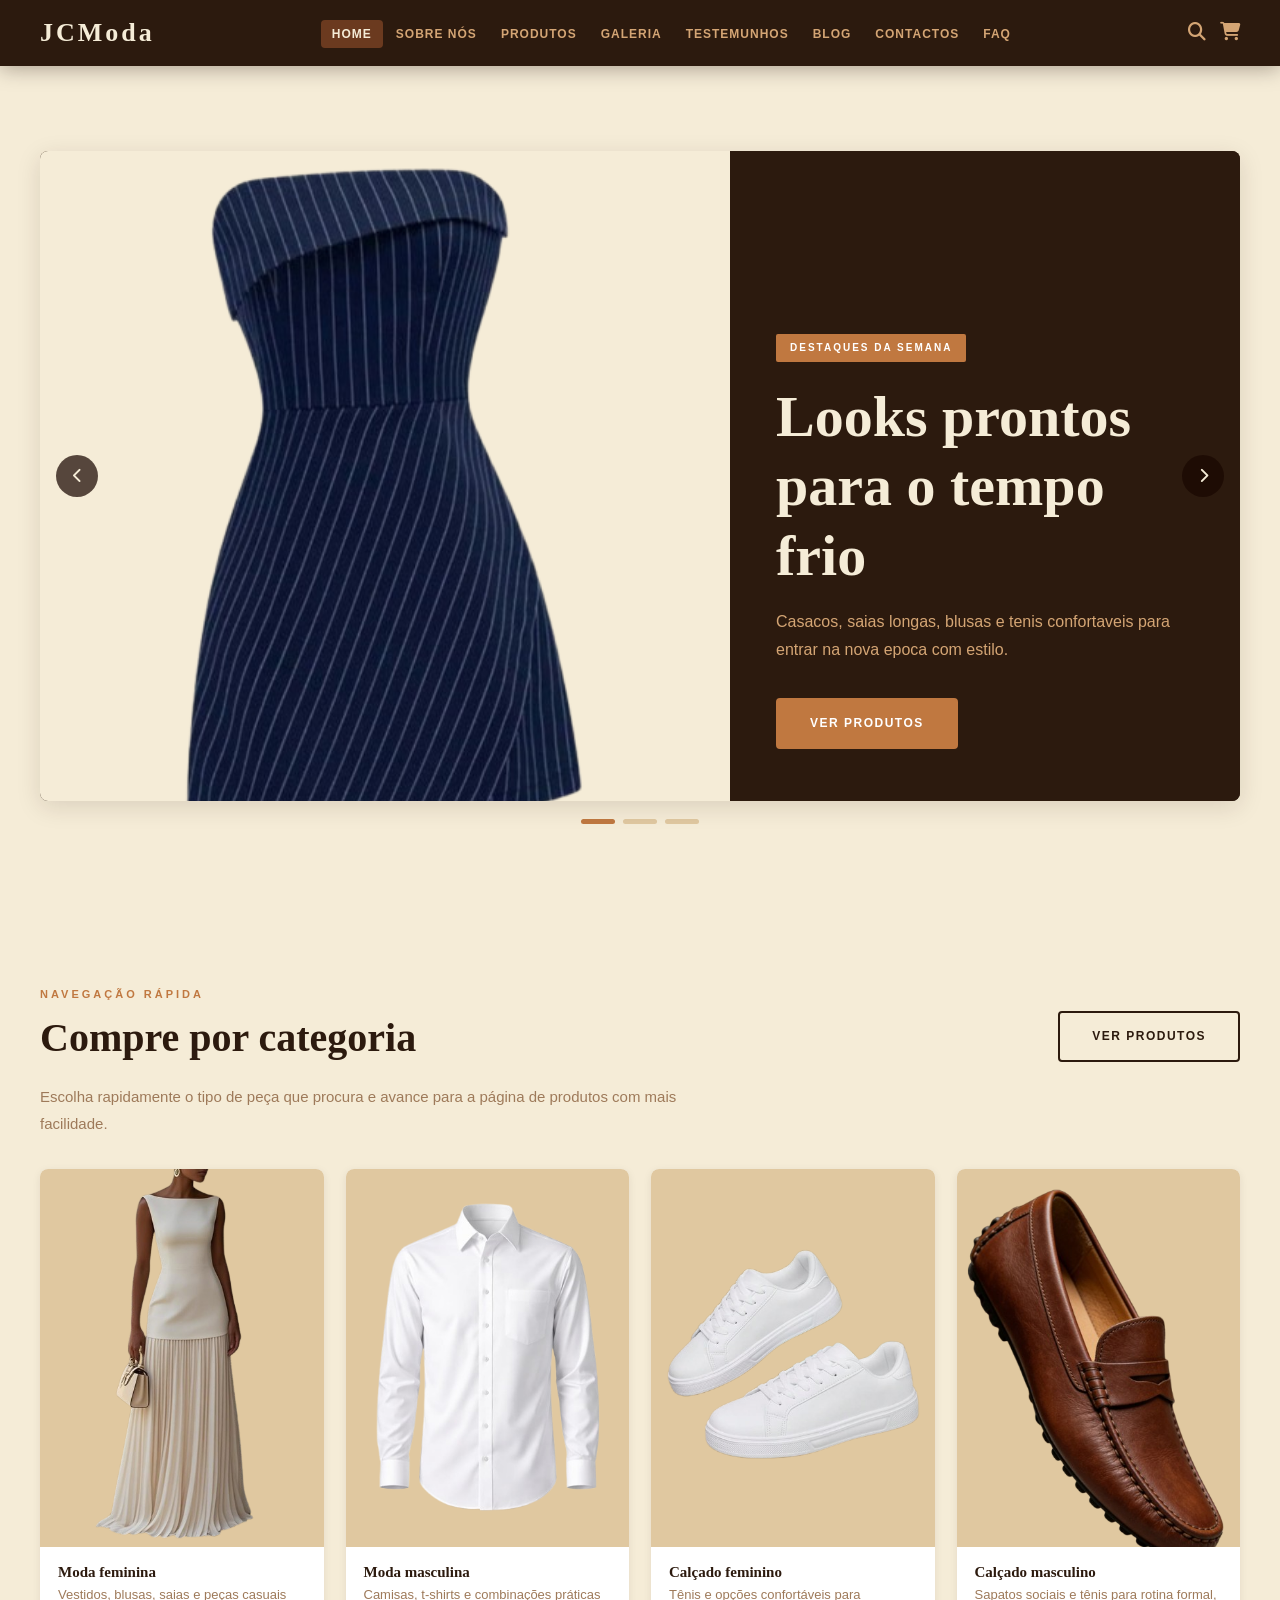
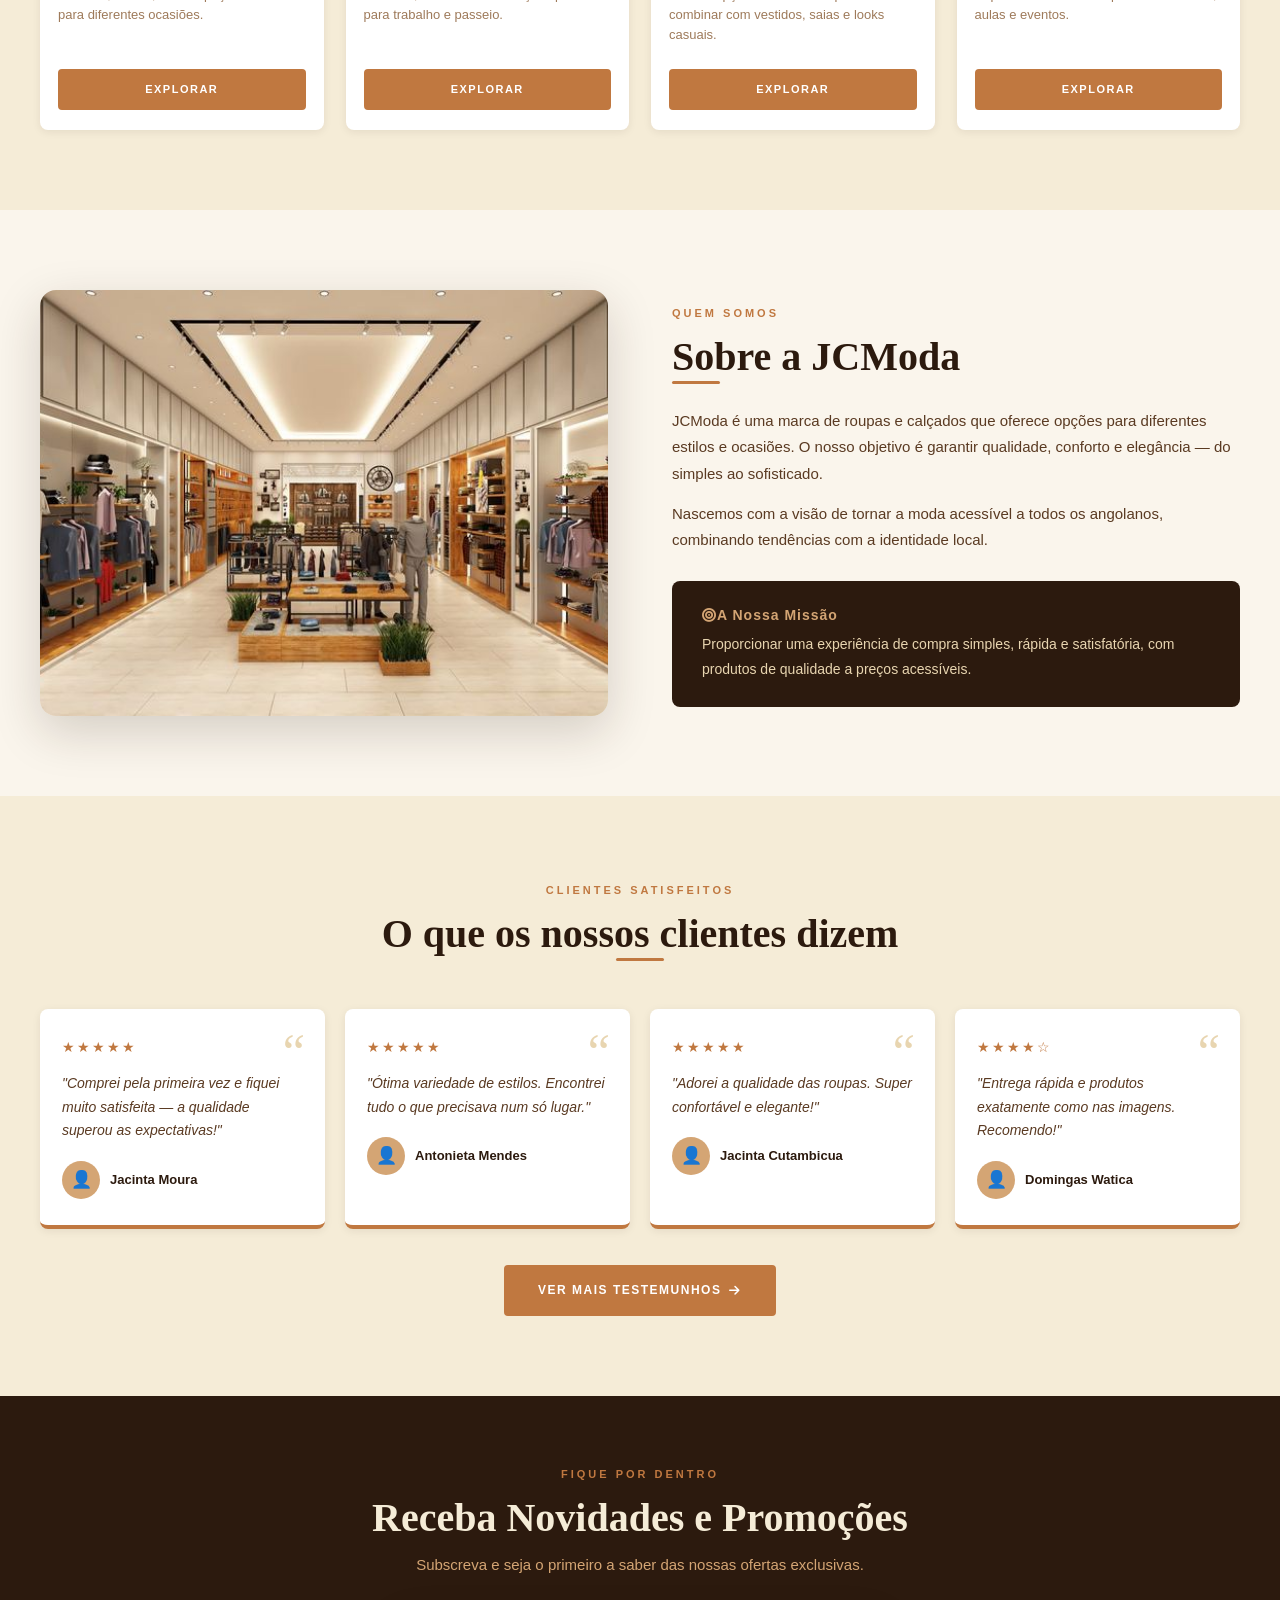
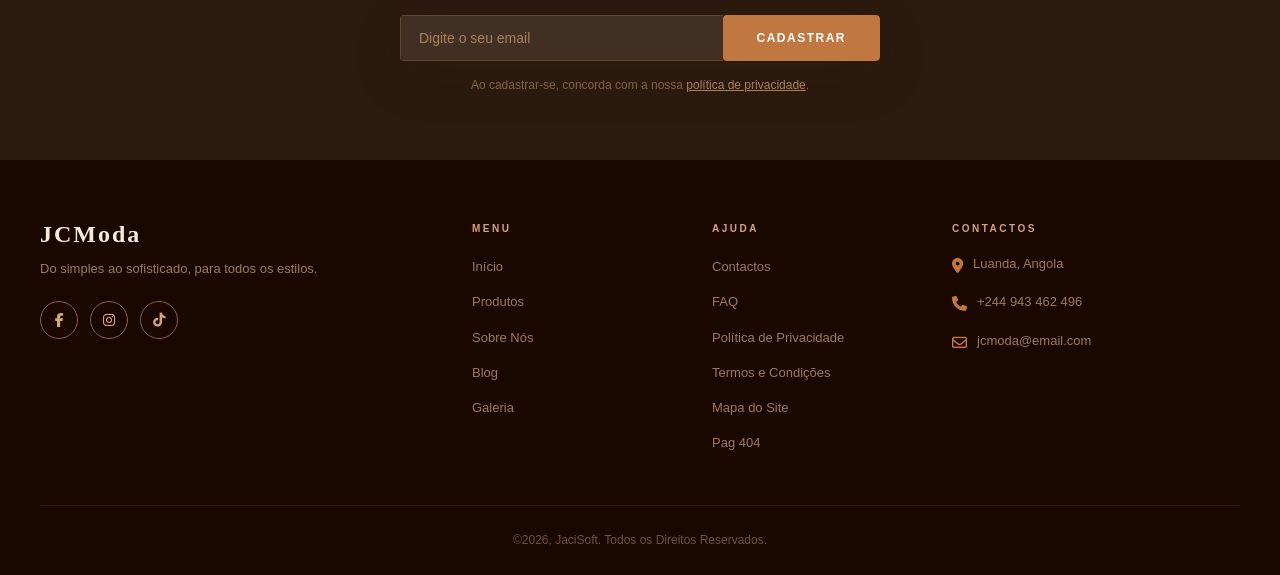
<file: index.html>
<!DOCTYPE html>
<html lang="pt-AO">

<head>
    <meta charset="UTF-8">
    <meta name="viewport" content="width=device-width, initial-scale=1.0">
    <meta name="description" content="JCModa — Loja de roupas e calçados em Luanda, Angola. Do simples ao sofisticado, moda para todos os estilos.">
    <meta name="keywords" content="JCModa, moda Angola, roupas Luanda, calçados Angola">
    <meta name="author" content="JaciSoft">
    <title>JCModa — Do simples ao sofisticado</title>
    <link rel="stylesheet" href="https://cdnjs.cloudflare.com/ajax/libs/font-awesome/6.5.0/css/all.min.css">
    <link rel="stylesheet" href="css/global.css">
    <link rel="stylesheet" href="css/index.css">
    <!-- Google tag (gtag.js) -->
    <script async src="https://www.googletagmanager.com/gtag/js?id=G-6DE4TYYF7L"></script>

    <script>
        window.dataLayer = window.dataLayer || [];

        function gtag() {
            dataLayer.push(arguments);
        }
        gtag('js', new Date());

        gtag('config', 'G-6DE4TYYF7L');
    </script>
</head>

<body>

    <!-- NAVEGAÇÃO -->
    <header>
        <nav class="nav">
            <div class="contentor nav__interior">
                <a href="index.html" class="nav__logo">JCModa</a>
                <ul class="nav__lista">
                    <li><a href="index.html" class="pagina-atual">Home</a></li>
                    <li><a href="html/sobre.html">Sobre Nós</a></li>
                    <li><a href="html/produtos.html">Produtos</a></li>
                    <li><a href="html/galeria.html">Galeria</a></li>
                    <li><a href="html/testemunhos.html">Testemunhos</a></li>
                    <li><a href="html/blog.html">Blog</a></li>
                    <li><a href="html/contactos.html">Contactos</a></li>
                    <li><a href="html/faq.html">FAQ</a></li>
                </ul>
                <div class="nav__icones">
                    <span class="nav__icone" title="Pesquisar"><i class="fa-solid fa-magnifying-glass"></i></span>
                    <span class="nav__icone" title="Carrinho"><i class="fa-solid fa-cart-shopping"></i></span>
                </div>
            </div>
        </nav>
    </header>

    <main>

        <!-- ============================HERO — secção de boas-vindas==================== -->
        <section class="hero carrossel-frio" aria-label="Destaques da JCModa">

            <div class="contentor hero-carrossel__contentor">
                <div class="carrossel-frio__janela">
                    <article class="carrossel-frio__slide carrossel-frio__slide--ativo">
                        <img src="img/gal3.png" alt="Destaques da semana JCModa com casaco, saia longa, blusa e tenis" loading="eager">
                        <div class="carrossel-frio__conteudo">
                            <span class="hero__etiqueta">Destaques da semana</span>
                            <h1 class="hero__titulo">Looks prontos para o tempo frio</h1>
                            <p class="hero__subtitulo">Casacos, saias longas, blusas e tenis confortaveis para entrar na nova epoca com estilo.</p>
                            <a href="html/produtos.html" class="botao botao--principal">Ver Produtos</a>
                        </div>
                    </article>

                    <article class="carrossel-frio__slide">
                        <img src="img/gal2.png" alt="Destaques do mes JCModa com vestido, camisa e sapato social">
                        <div class="carrossel-frio__conteudo">
                            <span class="hero__etiqueta">Destaques do mes</span>
                            <h1 class="hero__titulo">Elegancia para trabalho e eventos</h1>
                            <p class="hero__subtitulo">Vestidos, camisas e sapatos sociais pensados para rotinas formais e ocasioes especiais.</p>
                            <a href="html/produtos.html" class="botao botao--principal">Explorar Colecao</a>
                        </div>
                    </article>

                    <article class="carrossel-frio__slide">
                        <img src="img/hero.png" alt="Destaques da epoca JCModa com looks masculino e feminino">
                        <div class="carrossel-frio__conteudo">
                            <span class="hero__etiqueta">Destaques da epoca</span>
                            <h1 class="hero__titulo">Moda para homem e mulher</h1>
                            <p class="hero__subtitulo">Pecas versateis em tons quentes, faceis de combinar e adequadas ao publico angolano.</p>
                            <a href="html/galeria.html" class="botao botao--principal">Ver Galeria</a>
                        </div>
                    </article>

                    <article class="carrossel-frio__slide">
                        <img src="img/gal4.png" alt="Destaques do mes JCModa com vestido, camisa e sapato social">
                        <div class="carrossel-frio__conteudo">
                            <span class="hero__etiqueta">Destaques do mes</span>
                            <h1 class="hero__titulo">Elegancia para trabalho e eventos</h1>
                            <p class="hero__subtitulo">Vestidos, camisas e sapatos sociais pensados para rotinas formais e ocasioes especiais.</p>
                            <a href="html/produtos.html" class="botao botao--principal">Explorar Colecao</a>
                        </div>
                    </article>

                    <button class="carrossel-frio__controlo carrossel-frio__controlo--anterior" type="button" aria-label="Slide anterior">
                        <i class="fa-solid fa-chevron-left"></i>
                    </button>
                    <button class="carrossel-frio__controlo carrossel-frio__controlo--proximo" type="button" aria-label="Proximo slide">
                        <i class="fa-solid fa-chevron-right"></i>
                    </button>
                </div>

                <div class="carrossel-frio__indicadores" aria-label="Selecionar destaque">
                    <button class="carrossel-frio__indicador carrossel-frio__indicador--ativo" type="button" aria-label="Ver destaque 1"></button>
                    <button class="carrossel-frio__indicador" type="button" aria-label="Ver destaque 2"></button>
                    <button class="carrossel-frio__indicador" type="button" aria-label="Ver destaque 3"></button>
                </div>
            </div>

            <img class="hero__imagem" src="img/hero.png" alt="Casal elegante vestindo roupas JCModa" loading="eager">

            <div class="hero__sombra"></div>

            <div class="contentor">
                <div class="hero__conteudo">
                    <span class="hero__etiqueta">Nova Coleção 2026</span>
                    <h1 class="hero__titulo">Estilo que combina contigo</h1>
                    <p class="hero__subtitulo">
                        Roupas e calçados, dos modelos mais simples aos mais sofisticados — para cada momento da sua vida.
                    </p>
                    <a href="html/produtos.html" class="botao botao--principal">Ver Produtos</a>
                </div>
            </div>

        </section>


        <!-- ============================ CARROSSEL TEMPO FRIO ==================== -->
        <section class="secao carrossel-frio" aria-label="Destaques para tempo frio">
            <div class="contentor">
                <div class="destaques__cabecalho">
                    <div>
                        <span class="rotulo">Destaques do frio</span>
                        <h2>Peças para dias frescos</h2>
                    </div>
                    <a href="html/produtos.html" class="botao botao--contorno">Ver coleção</a>
                </div>

                <div class="carrossel-frio__janela">
                    <article class="carrossel-frio__slide carrossel-frio__slide--ativo">
                        <img src="img/gal1.png" alt="Casaco caramel elegante para tempo frio">
                        <div class="carrossel-frio__conteudo">
                            <span class="rotulo">Look completo</span>
                            <h3>Casacos e tons caramel</h3>
                            <p>Combina conforto e elegância para noites frescas em Luanda.</p>
                        </div>
                    </article>

                    <article class="carrossel-frio__slide">
                        <img src="img/prod-saia.png" alt="Saia longa para looks de tempo frio">
                        <div class="carrossel-frio__conteudo">
                            <span class="rotulo">Mulher</span>
                            <h3>Saias longas e blusas</h3>
                            <p>Peças fáceis de combinar para manter o estilo sem perder conforto.</p>
                        </div>
                    </article>

                    <article class="carrossel-frio__slide">
                        <img src="img/prod-camisa.png" alt="Camisa formal para dias frescos">
                        <div class="carrossel-frio__conteudo">
                            <span class="rotulo">Homem</span>
                            <h3>Camisas para rotina formal</h3>
                            <p>Opções práticas para trabalho, estudo e eventos sociais.</p>
                        </div>
                    </article>

                    <button class="carrossel-frio__controlo carrossel-frio__controlo--anterior" type="button" aria-label="Slide anterior">
                        <i class="fa-solid fa-chevron-left"></i>
                    </button>
                    <button class="carrossel-frio__controlo carrossel-frio__controlo--proximo" type="button" aria-label="Próximo slide">
                        <i class="fa-solid fa-chevron-right"></i>
                    </button>
                </div>

                <div class="carrossel-frio__indicadores" aria-label="Selecionar destaque">
                    <button class="carrossel-frio__indicador carrossel-frio__indicador--ativo" type="button" aria-label="Ver destaque 1"></button>
                    <button class="carrossel-frio__indicador" type="button" aria-label="Ver destaque 2"></button>
                    <button class="carrossel-frio__indicador" type="button" aria-label="Ver destaque 3"></button>
                </div>
            </div>
        </section>


        <!-- ===================================PRODUTOS EM DESTAQUE============================== -->
        <section class="secao secao--fundo-bege">
            <div class="contentor">

                <div class="destaques__cabecalho">
                    <div>
                        <span class="rotulo">Navegação rápida</span>
                        <h2>Compre por categoria</h2>
                    </div>
                    <a href="html/produtos.html" class="botao botao--contorno">Ver produtos</a>
                </div>

                <p class="categorias-home__intro">Escolha rapidamente o tipo de peça que procura e avance para a página de produtos com mais facilidade.</p>

                <div class="destaques__grelha">

                    <article class="produto">
                        <div class="produto__foto">
                            <img src="img/prod-dress.png" alt="Categoria de moda feminina JCModa">
                        </div>
                        <div class="produto__info">
                            <h4 class="produto__nome">Moda feminina</h4>
                            <p class="produto__resumo">Vestidos, blusas, saias e peças casuais para diferentes ocasiões.</p>
                            <a href="html/produtos.html?filtro=mulher" class="botao botao--principal botao--pequeno botao--completo">Explorar</a>
                        </div>
                    </article>

                    <article class="produto">
                        <div class="produto__foto">
                            <img src="img/prod-camisa.png" alt="Categoria de moda masculina JCModa">
                        </div>
                        <div class="produto__info">
                            <h4 class="produto__nome">Moda masculina</h4>
                            <p class="produto__resumo">Camisas, t-shirts e combinações práticas para trabalho e passeio.</p>
                            <a href="html/produtos.html?filtro=homem" class="botao botao--principal botao--pequeno botao--completo">Explorar</a>
                        </div>
                    </article>

                    <article class="produto">
                        <div class="produto__foto">
                            <img src="img/prod-tenisC.png" alt="Categoria de calçado feminino JCModa">
                        </div>
                        <div class="produto__info">
                            <h4 class="produto__nome">Calçado feminino</h4>
                            <p class="produto__resumo">Tênis e opções confortáveis para combinar com vestidos, saias e looks casuais.</p>
                            <a href="html/produtos.html?filtro=calcado-feminino" class="botao botao--principal botao--pequeno botao--completo">Explorar</a>
                        </div>
                    </article>

                    <article class="produto">
                        <div class="produto__foto">
                            <img src="img/prod-shoe.png" alt="Categoria de calçado masculino JCModa">
                        </div>
                        <div class="produto__info">
                            <h4 class="produto__nome">Calçado masculino</h4>
                            <p class="produto__resumo">Sapatos sociais e tênis para rotina formal, aulas e eventos.</p>
                            <a href="html/produtos.html?filtro=calcado-masculino" class="botao botao--principal botao--pequeno botao--completo">Explorar</a>
                        </div>
                    </article>

                </div>
            </div>
        </section>

        <!-- ============================ SOBRE A JCMODA (resumo) ==================== -->
        <section class="secao">
            <div class="contentor">
                <div class="sobre">

                    <div class="sobre__foto">
                        <img src="img/jc_moda.jpg" alt="Interior da loja JCModa em Luanda">
                    </div>

                    <div class="sobre__texto">
                        <span class="rotulo">Quem somos</span>
                        <h2>Sobre a JCModa</h2>
                        <div class="linha-titulo"></div>
                        <p>
                            JCModa é uma marca de roupas e calçados que oferece opções para diferentes estilos e ocasiões. O nosso objetivo é garantir qualidade, conforto e elegância — do simples ao sofisticado.
                        </p>
                        <p class="sobre__paragrafo">
                            Nascemos com a visão de tornar a moda acessível a todos os angolanos, combinando tendências com a identidade local.
                        </p>
                        <div class="sobre__missao">
                            <h4><i class="fa-solid fa-bullseye"></i>A Nossa Missão</h4>
                            <p>
                                Proporcionar uma experiência de compra simples, rápida e satisfatória, com produtos de qualidade a preços acessíveis.
                            </p>
                        </div>
                    </div>

                </div>
            </div>
        </section>

        <!-- ==========================================TESTEMUNHOS========================================== -->
        <section class="secao secao--fundo-bege">
            <div class="contentor">

                <div class="secao-centrada">
                    <span class="rotulo">Clientes satisfeitos</span>
                    <h2>O que os nossos clientes dizem</h2>
                    <div class="linha-titulo linha-titulo--centrada"></div>
                </div>

                <div class="testemunhos__grelha">

                    <article class="testemunho">
                        <span class="testemunho__aspas">&ldquo;</span>
                        <div class="testemunho__estrelas">&#9733;&#9733;&#9733;&#9733;&#9733;</div>
                        <p class="testemunho__texto">
                            "Comprei pela primeira vez e fiquei muito satisfeita — a qualidade superou as expectativas!"
                        </p>
                        <div class="testemunho__autor">
                            <div class="testemunho__avatar">&#128100;</div>
                            <span class="testemunho__nome">Jacinta Moura</span>
                        </div>
                    </article>

                    <article class="testemunho">
                        <span class="testemunho__aspas">&ldquo;</span>
                        <div class="testemunho__estrelas">&#9733;&#9733;&#9733;&#9733;&#9733;</div>
                        <p class="testemunho__texto">
                            "Ótima variedade de estilos. Encontrei tudo o que precisava num só lugar."
                        </p>
                        <div class="testemunho__autor">
                            <div class="testemunho__avatar">&#128100;</div>
                            <span class="testemunho__nome">Antonieta Mendes</span>
                        </div>
                    </article>

                    <article class="testemunho">
                        <span class="testemunho__aspas">&ldquo;</span>
                        <div class="testemunho__estrelas">&#9733;&#9733;&#9733;&#9733;&#9733;</div>
                        <p class="testemunho__texto">
                            "Adorei a qualidade das roupas. Super confortável e elegante!"
                        </p>
                        <div class="testemunho__autor">
                            <div class="testemunho__avatar">&#128100;</div>
                            <span class="testemunho__nome">Jacinta Cutambicua</span>
                        </div>
                    </article>

                    <article class="testemunho">
                        <span class="testemunho__aspas">&ldquo;</span>
                        <div class="testemunho__estrelas">&#9733;&#9733;&#9733;&#9733;&#9734;</div>
                        <p class="testemunho__texto">
                            "Entrega rápida e produtos exatamente como nas imagens. Recomendo!"
                        </p>
                        <div class="testemunho__autor">
                            <div class="testemunho__avatar">&#128100;</div>
                            <span class="testemunho__nome">Domingas Watica</span>
                        </div>
                    </article>
                </div>
                <div class="testemunhos__ver-mais">
                    <a href="html/testemunhos.html" class="botao botao--principal">Ver mais testemunhos <i class="fa-solid fa-arrow-right"></i></a>
                </div>
            </div>
        </section>

        <!-- ================================NEWSLETTE================================ -->
        <section class="newsletter">
            <div class="contentor">
                <span class="rotulo">Fique por dentro</span>
                <h2>Receba Novidades e Promoções</h2>
                <p class="newsletter__descricao">
                    Subscreva e seja o primeiro a saber das nossas ofertas exclusivas.
                </p>
                <form class="newsletter__formulario" action="#" method="post">
                    <input class="newsletter__email" type="email" name="email" placeholder="Digite o seu email" required>
                    <button type="submit" class="botao botao--principal">Cadastrar</button>
                </form>
                <p class="newsletter__nota">
                    Ao cadastrar-se, concorda com a nossa
                    <a href="html/privacidade.html">política de privacidade</a>.
                </p>
            </div>
        </section>

    </main>

    <!-- RODAPÉ -->
    <footer class="rodape">
        <div class="contentor">
            <div class="rodape__grelha">

                <div class="rodape__marca">
                    <h2>JCModa</h2>
                    <p>Do simples ao sofisticado, para todos os estilos.</p>
                    <div class="redes-sociais">
                        <a href="https://web.facebook.com/profile.php?id=61553687438290" class="redes-sociais__icone" target="_blank" rel="noopener" aria-label="Facebook"><i class="fa-brands fa-facebook-f"></i></a>
                        <a href="https://www.instagram.com/cutambicua/" class="redes-sociais__icone" target="_blank" rel="noopener" aria-label="Instagram"> <i class="fa-brands fa-instagram"></i></a>
                        <a href="https://www.tiktok.com/@jcmoda04" class="redes-sociais__icone" target="_blank" rel="noopener" aria-label="TikTok"><i class="fa-brands fa-tiktok"></i></a>
                    </div>
                </div>

                <nav class="rodape__coluna">
                    <span class="rodape__coluna-titulo">Menu</span>
                    <ul>
                        <li><a href="index.html">Início</a></li>
                        <li><a href="html/produtos.html">Produtos</a></li>
                        <li><a href="html/sobre.html">Sobre Nós</a></li>
                        <li><a href="html/blog.html">Blog</a></li>
                        <li><a href="html/galeria.html">Galeria</a></li>
                    </ul>
                </nav>

                <nav class="rodape__coluna">
                    <span class="rodape__coluna-titulo">Ajuda</span>
                    <ul>
                        <li><a href="html/contactos.html">Contactos</a></li>
                        <li><a href="html/faq.html">FAQ</a></li>
                        <li><a href="html/privacidade.html">Política de Privacidade</a></li>
                        <li><a href="html/termos.html">Termos e Condições</a></li>
                        <li><a href="html/sitemap.html">Mapa do Site</a></li>
                        <li><a href="html/404.html">Pag 404</a></li>
                    </ul>
                </nav>

                <div class="rodape__coluna">
                    <span class="rodape__coluna-titulo">Contactos</span>
                    <div class="rodape__contacto-item">
                        <span><i class="fa-solid fa-location-dot"></i></span>
                        <p>Luanda, Angola</p>
                    </div>
                    <div class="rodape__contacto-item">
                        <span><i class="fa-solid fa-phone"></i></span>
                        <p>+244 943 462 496</p>
                    </div>
                    <div class="rodape__contacto-item">
                        <span><i class="fa-regular fa-envelope"></i></span>
                        <p>jcmoda@email.com</p>
                    </div>
                </div>

            </div>
            <p class="rodape__direitos">&copy;2026, JaciSoft. Todos os Direitos Reservados.</p>
        </div>
    </footer>

    <script src="js/site.js"></script>
    <script src="js/home.js"></script>
</body>

</html>
</file>
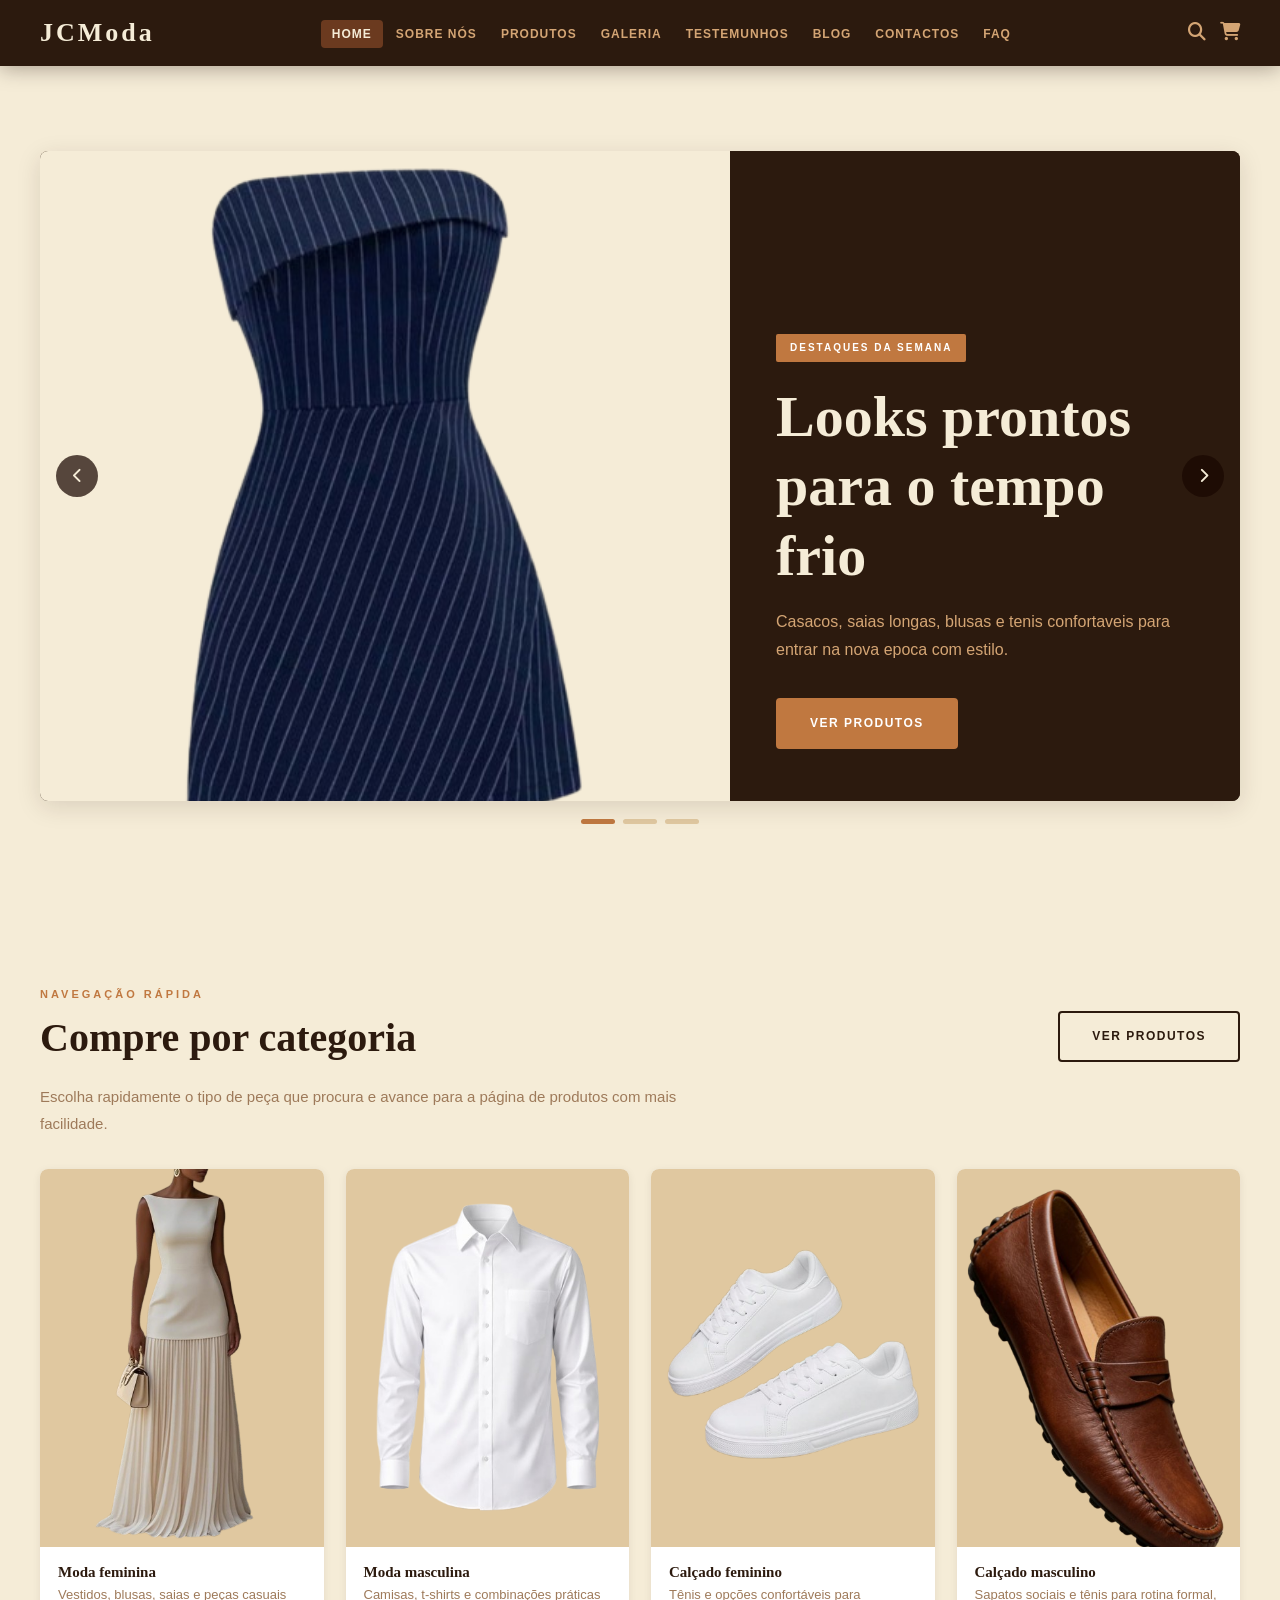
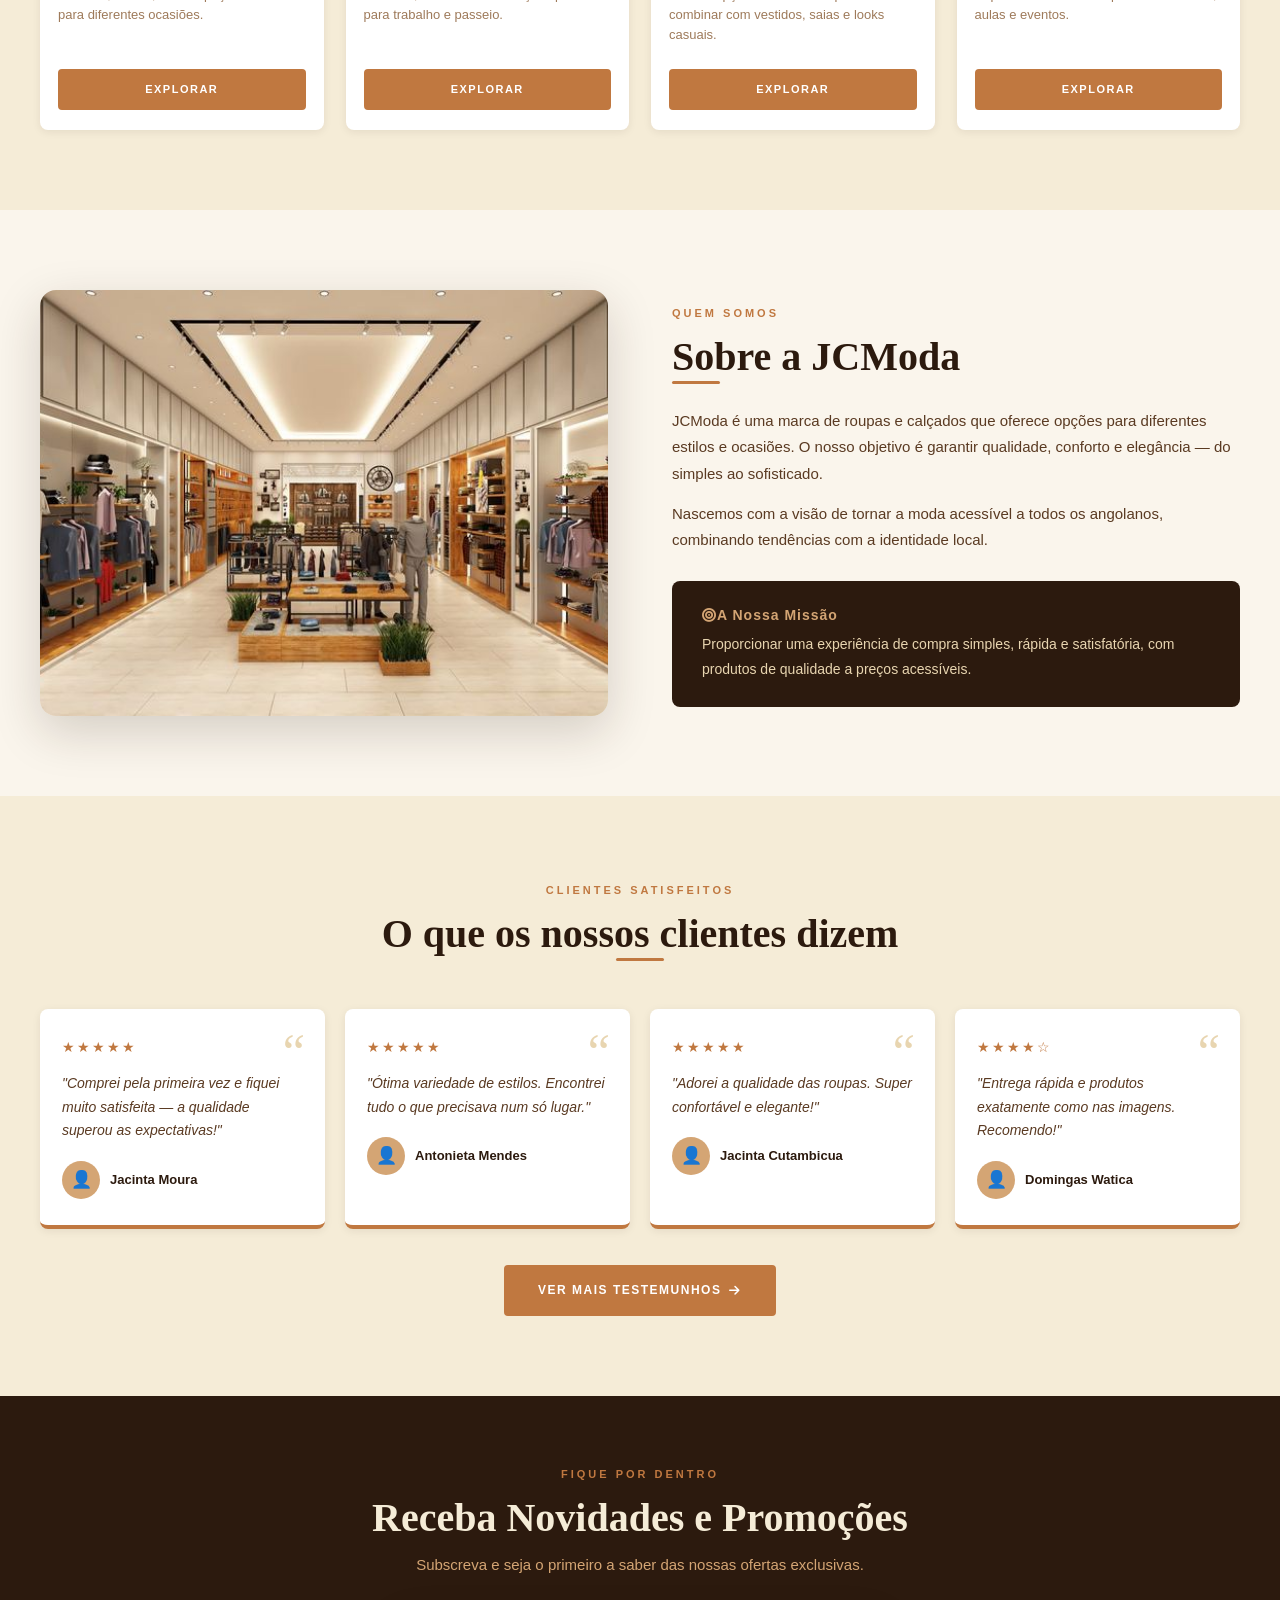
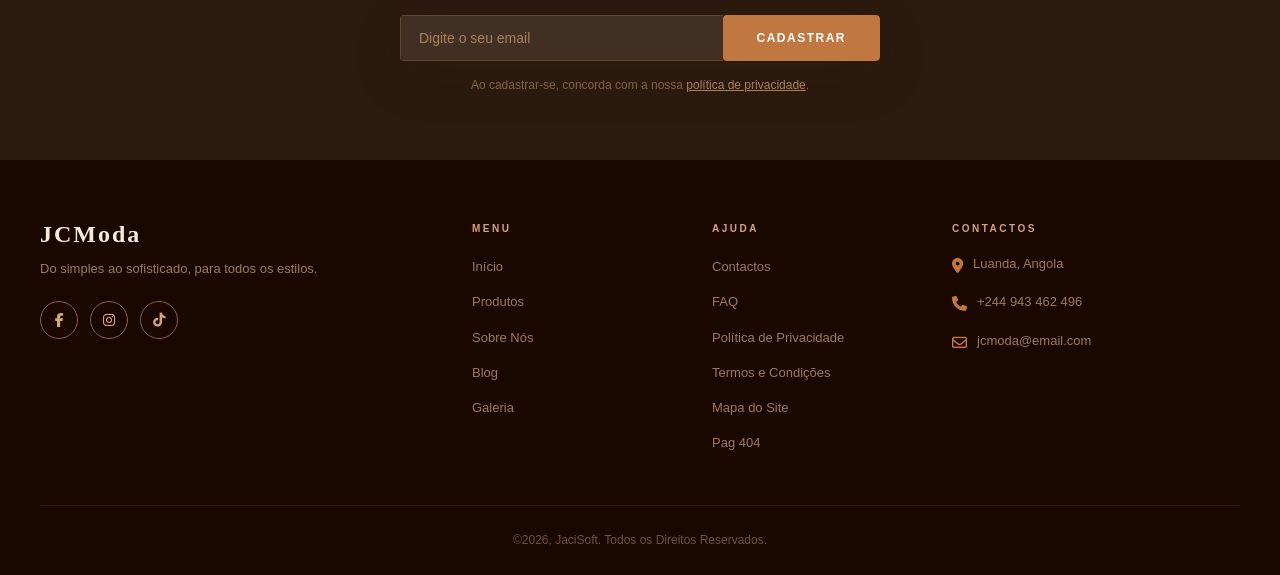
<file: html/index.html>
<!DOCTYPE html>
<html lang="pt-AO">

<head>
    <meta charset="UTF-8">
    <meta name="viewport" content="width=device-width, initial-scale=1.0">
    <meta name="description" content="JCModa — Loja de roupas e calçados em Luanda, Angola. Do simples ao sofisticado, moda para todos os estilos.">
    <meta name="keywords" content="JCModa, moda Angola, roupas Luanda, calçados Angola">
    <meta name="author" content="JaciSoft">
    <title>JCModa — Do simples ao sofisticado</title>
    <link rel="stylesheet" href="https://cdnjs.cloudflare.com/ajax/libs/font-awesome/6.5.0/css/all.min.css">
    <link rel="stylesheet" href="../css/global.css">
    <link rel="stylesheet" href="../css/index.css">
    <!-- Google tag (gtag.js) -->
    <script async src="https://www.googletagmanager.com/gtag/js?id=G-6DE4TYYF7L"></script>

    <script>
        window.dataLayer = window.dataLayer || [];

        function gtag() {
            dataLayer.push(arguments);
        }
        gtag('js', new Date());

        gtag('config', 'G-6DE4TYYF7L');
    </script>
</head>

<body>

    <!-- NAVEGAÇÃO -->
    <header>
        <nav class="nav">
            <div class="contentor nav__interior">
                <a href="index.html" class="nav__logo">JCModa</a>
                <ul class="nav__lista">
                    <li><a href="index.html" class="pagina-atual">Home</a></li>
                    <li><a href="sobre.html">Sobre Nós</a></li>
                    <li><a href="produtos.html">Produtos</a></li>
                    <li><a href="galeria.html">Galeria</a></li>
                    <li><a href="testemunhos.html">Testemunhos</a></li>
                    <li><a href="blog.html">Blog</a></li>
                    <li><a href="contactos.html">Contactos</a></li>
                    <li><a href="faq.html">FAQ</a></li>
                </ul>
                <div class="nav__icones">
                    <span class="nav__icone" title="Pesquisar"><i class="fa-solid fa-magnifying-glass"></i></span>
                    <span class="nav__icone" title="Carrinho"><i class="fa-solid fa-cart-shopping"></i></span>
                </div>
            </div>
        </nav>
    </header>

    <main>

        <!-- ============================HERO — secção de boas-vindas==================== -->
        <section class="hero carrossel-frio" aria-label="Destaques da JCModa">

            <div class="contentor hero-carrossel__contentor">
                <div class="carrossel-frio__janela">
                    <article class="carrossel-frio__slide carrossel-frio__slide--ativo">
                        <img src="../img/gal3.png" alt="Destaques da semana JCModa com casaco, saia longa, blusa e tenis" loading="eager">
                        <div class="carrossel-frio__conteudo">
                            <span class="hero__etiqueta">Destaques da semana</span>
                            <h1 class="hero__titulo">Looks prontos para o tempo frio</h1>
                            <p class="hero__subtitulo">Casacos, saias longas, blusas e tenis confortaveis para entrar na nova epoca com estilo.</p>
                            <a href="produtos.html" class="botao botao--principal">Ver Produtos</a>
                        </div>
                    </article>

                    <article class="carrossel-frio__slide">
                        <img src="../img/gal2.png" alt="Destaques do mes JCModa com vestido, camisa e sapato social">
                        <div class="carrossel-frio__conteudo">
                            <span class="hero__etiqueta">Destaques do mes</span>
                            <h1 class="hero__titulo">Elegancia para trabalho e eventos</h1>
                            <p class="hero__subtitulo">Vestidos, camisas e sapatos sociais pensados para rotinas formais e ocasioes especiais.</p>
                            <a href="produtos.html" class="botao botao--principal">Explorar Colecao</a>
                        </div>
                    </article>

                    <article class="carrossel-frio__slide">
                        <img src="../img/hero.png" alt="Destaques da epoca JCModa com looks masculino e feminino">
                        <div class="carrossel-frio__conteudo">
                            <span class="hero__etiqueta">Destaques da epoca</span>
                            <h1 class="hero__titulo">Moda para homem e mulher</h1>
                            <p class="hero__subtitulo">Pecas versateis em tons quentes, faceis de combinar e adequadas ao publico angolano.</p>
                            <a href="galeria.html" class="botao botao--principal">Ver Galeria</a>
                        </div>
                    </article>

                    <article class="carrossel-frio__slide">
                        <img src="../img/gal4.png" alt="Destaques do mes JCModa com vestido, camisa e sapato social">
                        <div class="carrossel-frio__conteudo">
                            <span class="hero__etiqueta">Destaques do mes</span>
                            <h1 class="hero__titulo">Elegancia para trabalho e eventos</h1>
                            <p class="hero__subtitulo">Vestidos, camisas e sapatos sociais pensados para rotinas formais e ocasioes especiais.</p>
                            <a href="produtos.html" class="botao botao--principal">Explorar Colecao</a>
                        </div>
                    </article>

                    <button class="carrossel-frio__controlo carrossel-frio__controlo--anterior" type="button" aria-label="Slide anterior">
                        <i class="fa-solid fa-chevron-left"></i>
                    </button>
                    <button class="carrossel-frio__controlo carrossel-frio__controlo--proximo" type="button" aria-label="Proximo slide">
                        <i class="fa-solid fa-chevron-right"></i>
                    </button>
                </div>

                <div class="carrossel-frio__indicadores" aria-label="Selecionar destaque">
                    <button class="carrossel-frio__indicador carrossel-frio__indicador--ativo" type="button" aria-label="Ver destaque 1"></button>
                    <button class="carrossel-frio__indicador" type="button" aria-label="Ver destaque 2"></button>
                    <button class="carrossel-frio__indicador" type="button" aria-label="Ver destaque 3"></button>
                </div>
            </div>

            <img class="hero__imagem" src="../img/hero.png" alt="Casal elegante vestindo roupas JCModa" loading="eager">

            <div class="hero__sombra"></div>

            <div class="contentor">
                <div class="hero__conteudo">
                    <span class="hero__etiqueta">Nova Coleção 2026</span>
                    <h1 class="hero__titulo">Estilo que combina contigo</h1>
                    <p class="hero__subtitulo">
                        Roupas e calçados, dos modelos mais simples aos mais sofisticados — para cada momento da sua vida.
                    </p>
                    <a href="produtos.html" class="botao botao--principal">Ver Produtos</a>
                </div>
            </div>

        </section>


        <!-- ============================ CARROSSEL TEMPO FRIO ==================== -->
        <section class="secao carrossel-frio" aria-label="Destaques para tempo frio">
            <div class="contentor">
                <div class="destaques__cabecalho">
                    <div>
                        <span class="rotulo">Destaques do frio</span>
                        <h2>Peças para dias frescos</h2>
                    </div>
                    <a href="produtos.html" class="botao botao--contorno">Ver coleção</a>
                </div>

                <div class="carrossel-frio__janela">
                    <article class="carrossel-frio__slide carrossel-frio__slide--ativo">
                        <img src="../img/gal1.png" alt="Casaco caramel elegante para tempo frio">
                        <div class="carrossel-frio__conteudo">
                            <span class="rotulo">Look completo</span>
                            <h3>Casacos e tons caramel</h3>
                            <p>Combina conforto e elegância para noites frescas em Luanda.</p>
                        </div>
                    </article>

                    <article class="carrossel-frio__slide">
                        <img src="../img/prod-saia.png" alt="Saia longa para looks de tempo frio">
                        <div class="carrossel-frio__conteudo">
                            <span class="rotulo">Mulher</span>
                            <h3>Saias longas e blusas</h3>
                            <p>Peças fáceis de combinar para manter o estilo sem perder conforto.</p>
                        </div>
                    </article>

                    <article class="carrossel-frio__slide">
                        <img src="../img/prod-camisa.png" alt="Camisa formal para dias frescos">
                        <div class="carrossel-frio__conteudo">
                            <span class="rotulo">Homem</span>
                            <h3>Camisas para rotina formal</h3>
                            <p>Opções práticas para trabalho, estudo e eventos sociais.</p>
                        </div>
                    </article>

                    <button class="carrossel-frio__controlo carrossel-frio__controlo--anterior" type="button" aria-label="Slide anterior">
                        <i class="fa-solid fa-chevron-left"></i>
                    </button>
                    <button class="carrossel-frio__controlo carrossel-frio__controlo--proximo" type="button" aria-label="Próximo slide">
                        <i class="fa-solid fa-chevron-right"></i>
                    </button>
                </div>

                <div class="carrossel-frio__indicadores" aria-label="Selecionar destaque">
                    <button class="carrossel-frio__indicador carrossel-frio__indicador--ativo" type="button" aria-label="Ver destaque 1"></button>
                    <button class="carrossel-frio__indicador" type="button" aria-label="Ver destaque 2"></button>
                    <button class="carrossel-frio__indicador" type="button" aria-label="Ver destaque 3"></button>
                </div>
            </div>
        </section>


        <!-- ===================================PRODUTOS EM DESTAQUE============================== -->
        <section class="secao secao--fundo-bege">
            <div class="contentor">

                <div class="destaques__cabecalho">
                    <div>
                        <span class="rotulo">Navegação rápida</span>
                        <h2>Compre por categoria</h2>
                    </div>
                    <a href="produtos.html" class="botao botao--contorno">Ver produtos</a>
                </div>

                <p class="categorias-home__intro">Escolha rapidamente o tipo de peça que procura e avance para a página de produtos com mais facilidade.</p>

                <div class="destaques__grelha">

                    <article class="produto">
                        <div class="produto__foto">
                            <img src="../img/prod-dress.png" alt="Categoria de moda feminina JCModa">
                        </div>
                        <div class="produto__info">
                            <h4 class="produto__nome">Moda feminina</h4>
                            <p class="produto__resumo">Vestidos, blusas, saias e peças casuais para diferentes ocasiões.</p>
                            <a href="produtos.html?filtro=mulher" class="botao botao--principal botao--pequeno botao--completo">Explorar</a>
                        </div>
                    </article>

                    <article class="produto">
                        <div class="produto__foto">
                            <img src="../img/prod-camisa.png" alt="Categoria de moda masculina JCModa">
                        </div>
                        <div class="produto__info">
                            <h4 class="produto__nome">Moda masculina</h4>
                            <p class="produto__resumo">Camisas, t-shirts e combinações práticas para trabalho e passeio.</p>
                            <a href="produtos.html?filtro=homem" class="botao botao--principal botao--pequeno botao--completo">Explorar</a>
                        </div>
                    </article>

                    <article class="produto">
                        <div class="produto__foto">
                            <img src="../img/prod-tenisC.png" alt="Categoria de calçado feminino JCModa">
                        </div>
                        <div class="produto__info">
                            <h4 class="produto__nome">Calçado feminino</h4>
                            <p class="produto__resumo">Tênis e opções confortáveis para combinar com vestidos, saias e looks casuais.</p>
                            <a href="produtos.html?filtro=calcado-feminino" class="botao botao--principal botao--pequeno botao--completo">Explorar</a>
                        </div>
                    </article>

                    <article class="produto">
                        <div class="produto__foto">
                            <img src="../img/prod-shoe.png" alt="Categoria de calçado masculino JCModa">
                        </div>
                        <div class="produto__info">
                            <h4 class="produto__nome">Calçado masculino</h4>
                            <p class="produto__resumo">Sapatos sociais e tênis para rotina formal, aulas e eventos.</p>
                            <a href="produtos.html?filtro=calcado-masculino" class="botao botao--principal botao--pequeno botao--completo">Explorar</a>
                        </div>
                    </article>

                </div>
            </div>
        </section>

        <!-- ============================ SOBRE A JCMODA (resumo) ==================== -->
        <section class="secao">
            <div class="contentor">
                <div class="sobre">

                    <div class="sobre__foto">
                        <img src="../img/jc_moda.jpg" alt="Interior da loja JCModa em Luanda">
                    </div>

                    <div class="sobre__texto">
                        <span class="rotulo">Quem somos</span>
                        <h2>Sobre a JCModa</h2>
                        <div class="linha-titulo"></div>
                        <p>
                            JCModa é uma marca de roupas e calçados que oferece opções para diferentes estilos e ocasiões. O nosso objetivo é garantir qualidade, conforto e elegância — do simples ao sofisticado.
                        </p>
                        <p class="sobre__paragrafo">
                            Nascemos com a visão de tornar a moda acessível a todos os angolanos, combinando tendências com a identidade local.
                        </p>
                        <div class="sobre__missao">
                            <h4><i class="fa-solid fa-bullseye"></i>A Nossa Missão</h4>
                            <p>
                                Proporcionar uma experiência de compra simples, rápida e satisfatória, com produtos de qualidade a preços acessíveis.
                            </p>
                        </div>
                    </div>

                </div>
            </div>
        </section>

        <!-- ==========================================TESTEMUNHOS========================================== -->
        <section class="secao secao--fundo-bege">
            <div class="contentor">

                <div class="secao-centrada">
                    <span class="rotulo">Clientes satisfeitos</span>
                    <h2>O que os nossos clientes dizem</h2>
                    <div class="linha-titulo linha-titulo--centrada"></div>
                </div>

                <div class="testemunhos__grelha">

                    <article class="testemunho">
                        <span class="testemunho__aspas">&ldquo;</span>
                        <div class="testemunho__estrelas">&#9733;&#9733;&#9733;&#9733;&#9733;</div>
                        <p class="testemunho__texto">
                            "Comprei pela primeira vez e fiquei muito satisfeita — a qualidade superou as expectativas!"
                        </p>
                        <div class="testemunho__autor">
                            <div class="testemunho__avatar">&#128100;</div>
                            <span class="testemunho__nome">Jacinta Moura</span>
                        </div>
                    </article>

                    <article class="testemunho">
                        <span class="testemunho__aspas">&ldquo;</span>
                        <div class="testemunho__estrelas">&#9733;&#9733;&#9733;&#9733;&#9733;</div>
                        <p class="testemunho__texto">
                            "Ótima variedade de estilos. Encontrei tudo o que precisava num só lugar."
                        </p>
                        <div class="testemunho__autor">
                            <div class="testemunho__avatar">&#128100;</div>
                            <span class="testemunho__nome">Antonieta Mendes</span>
                        </div>
                    </article>

                    <article class="testemunho">
                        <span class="testemunho__aspas">&ldquo;</span>
                        <div class="testemunho__estrelas">&#9733;&#9733;&#9733;&#9733;&#9733;</div>
                        <p class="testemunho__texto">
                            "Adorei a qualidade das roupas. Super confortável e elegante!"
                        </p>
                        <div class="testemunho__autor">
                            <div class="testemunho__avatar">&#128100;</div>
                            <span class="testemunho__nome">Jacinta Cutambicua</span>
                        </div>
                    </article>

                    <article class="testemunho">
                        <span class="testemunho__aspas">&ldquo;</span>
                        <div class="testemunho__estrelas">&#9733;&#9733;&#9733;&#9733;&#9734;</div>
                        <p class="testemunho__texto">
                            "Entrega rápida e produtos exatamente como nas imagens. Recomendo!"
                        </p>
                        <div class="testemunho__autor">
                            <div class="testemunho__avatar">&#128100;</div>
                            <span class="testemunho__nome">Domingas Watica</span>
                        </div>
                    </article>
                </div>
                <div class="testemunhos__ver-mais">
                    <a href="testemunhos.html" class="botao botao--principal">Ver mais testemunhos <i class="fa-solid fa-arrow-right"></i></a>
                </div>
            </div>
        </section>

        <!-- ================================NEWSLETTE================================ -->
        <section class="newsletter">
            <div class="contentor">
                <span class="rotulo">Fique por dentro</span>
                <h2>Receba Novidades e Promoções</h2>
                <p class="newsletter__descricao">
                    Subscreva e seja o primeiro a saber das nossas ofertas exclusivas.
                </p>
                <form class="newsletter__formulario" action="#" method="post">
                    <input class="newsletter__email" type="email" name="email" placeholder="Digite o seu email" required>
                    <button type="submit" class="botao botao--principal">Cadastrar</button>
                </form>
                <p class="newsletter__nota">
                    Ao cadastrar-se, concorda com a nossa
                    <a href="privacidade.html">política de privacidade</a>.
                </p>
            </div>
        </section>

    </main>

    <!-- RODAPÉ -->
    <footer class="rodape">
        <div class="contentor">
            <div class="rodape__grelha">

                <div class="rodape__marca">
                    <h2>JCModa</h2>
                    <p>Do simples ao sofisticado, para todos os estilos.</p>
                    <div class="redes-sociais">
                        <a href="https://web.facebook.com/profile.php?id=61553687438290" class="redes-sociais__icone" target="_blank" rel="noopener" aria-label="Facebook"><i class="fa-brands fa-facebook-f"></i></a>
                        <a href="https://www.instagram.com/cutambicua/" class="redes-sociais__icone" target="_blank" rel="noopener" aria-label="Instagram"> <i class="fa-brands fa-instagram"></i></a>
                        <a href="https://www.tiktok.com/@jcmoda04" class="redes-sociais__icone" target="_blank" rel="noopener" aria-label="TikTok"><i class="fa-brands fa-tiktok"></i></a>
                    </div>
                </div>

                <nav class="rodape__coluna">
                    <span class="rodape__coluna-titulo">Menu</span>
                    <ul>
                        <li><a href="index.html">Início</a></li>
                        <li><a href="produtos.html">Produtos</a></li>
                        <li><a href="sobre.html">Sobre Nós</a></li>
                        <li><a href="blog.html">Blog</a></li>
                        <li><a href="galeria.html">Galeria</a></li>
                    </ul>
                </nav>

                <nav class="rodape__coluna">
                    <span class="rodape__coluna-titulo">Ajuda</span>
                    <ul>
                        <li><a href="contactos.html">Contactos</a></li>
                        <li><a href="faq.html">FAQ</a></li>
                        <li><a href="privacidade.html">Política de Privacidade</a></li>
                        <li><a href="termos.html">Termos e Condições</a></li>
                        <li><a href="sitemap.html">Mapa do Site</a></li>
                        <li><a href="404.html">Pag 404</a></li>
                    </ul>
                </nav>

                <div class="rodape__coluna">
                    <span class="rodape__coluna-titulo">Contactos</span>
                    <div class="rodape__contacto-item">
                        <span><i class="fa-solid fa-location-dot"></i></span>
                        <p>Luanda, Angola</p>
                    </div>
                    <div class="rodape__contacto-item">
                        <span><i class="fa-solid fa-phone"></i></span>
                        <p>+244 943 462 496</p>
                    </div>
                    <div class="rodape__contacto-item">
                        <span><i class="fa-regular fa-envelope"></i></span>
                        <p>jcmoda@email.com</p>
                    </div>
                </div>

            </div>
            <p class="rodape__direitos">&copy;2026, JaciSoft. Todos os Direitos Reservados.</p>
        </div>
    </footer>

    <script src="../js/site.js"></script>
    <script src="../js/home.js"></script>
</body>

</html>
</file>
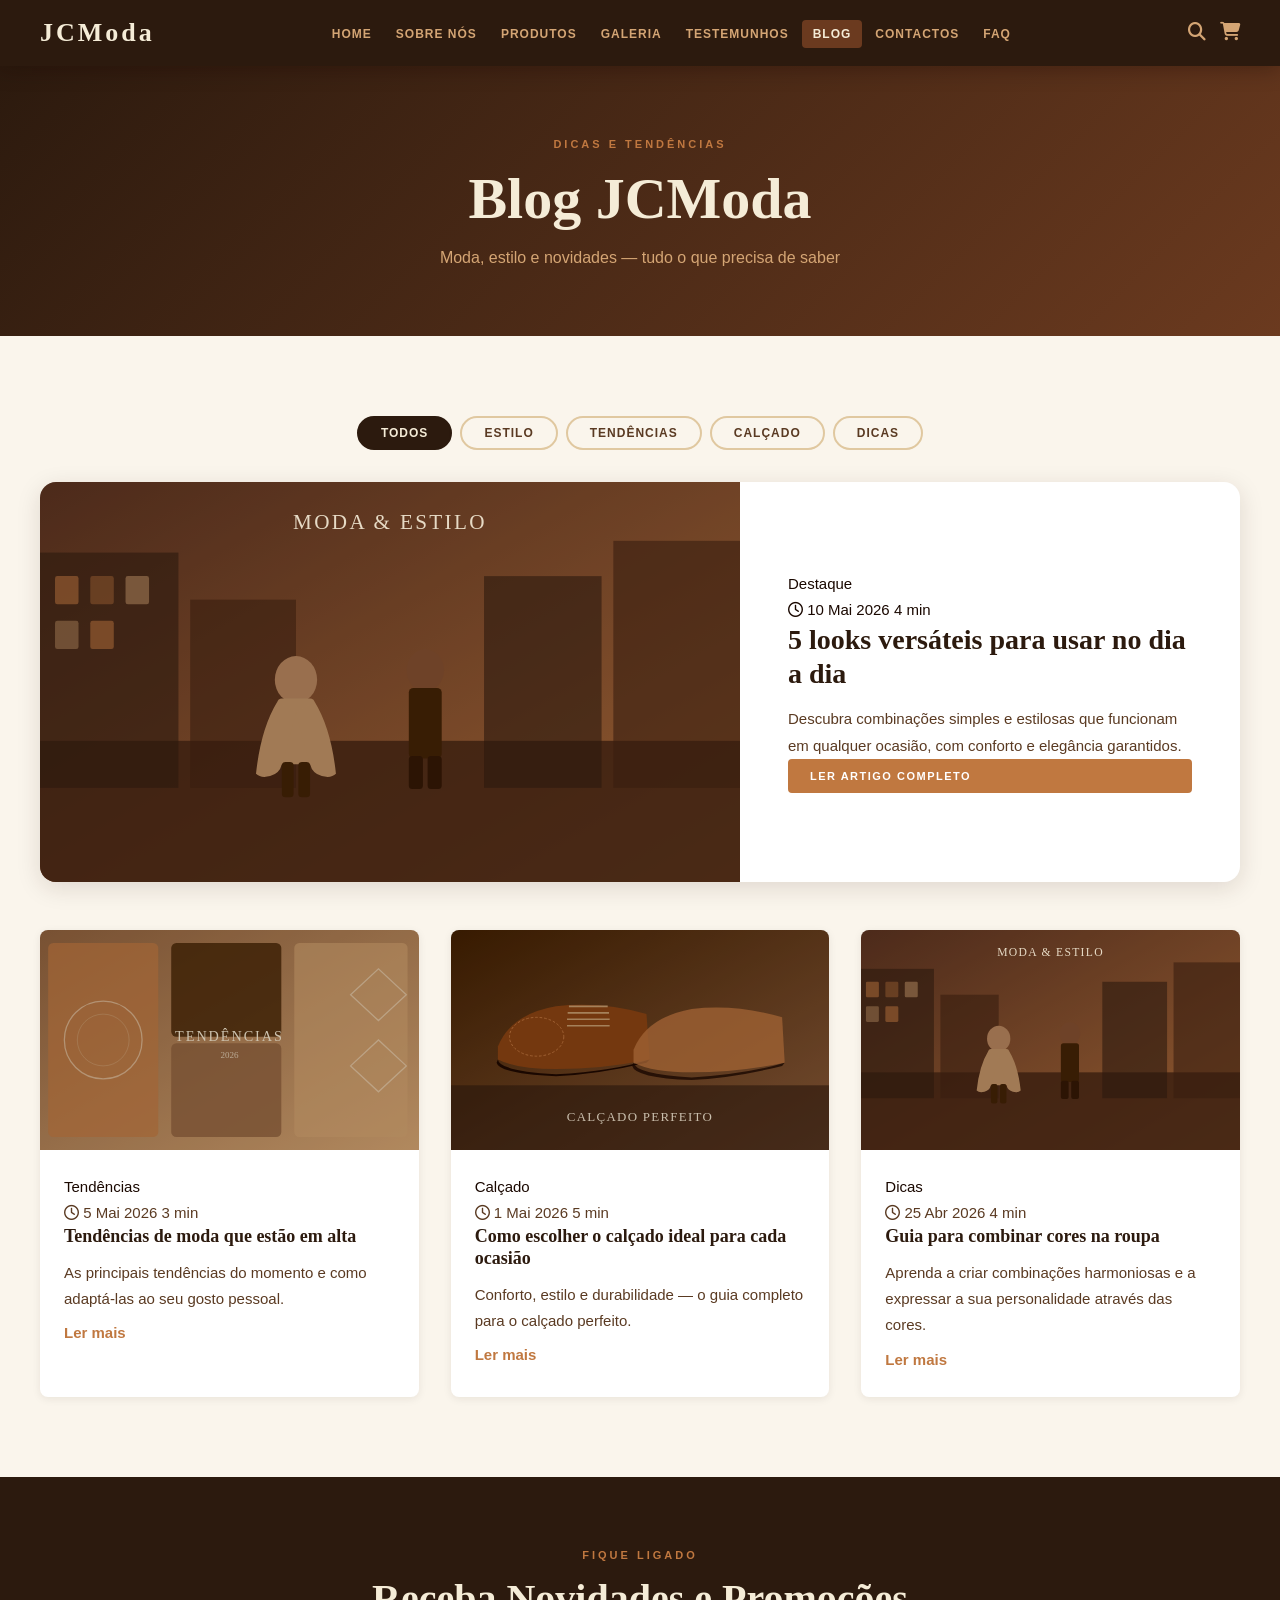
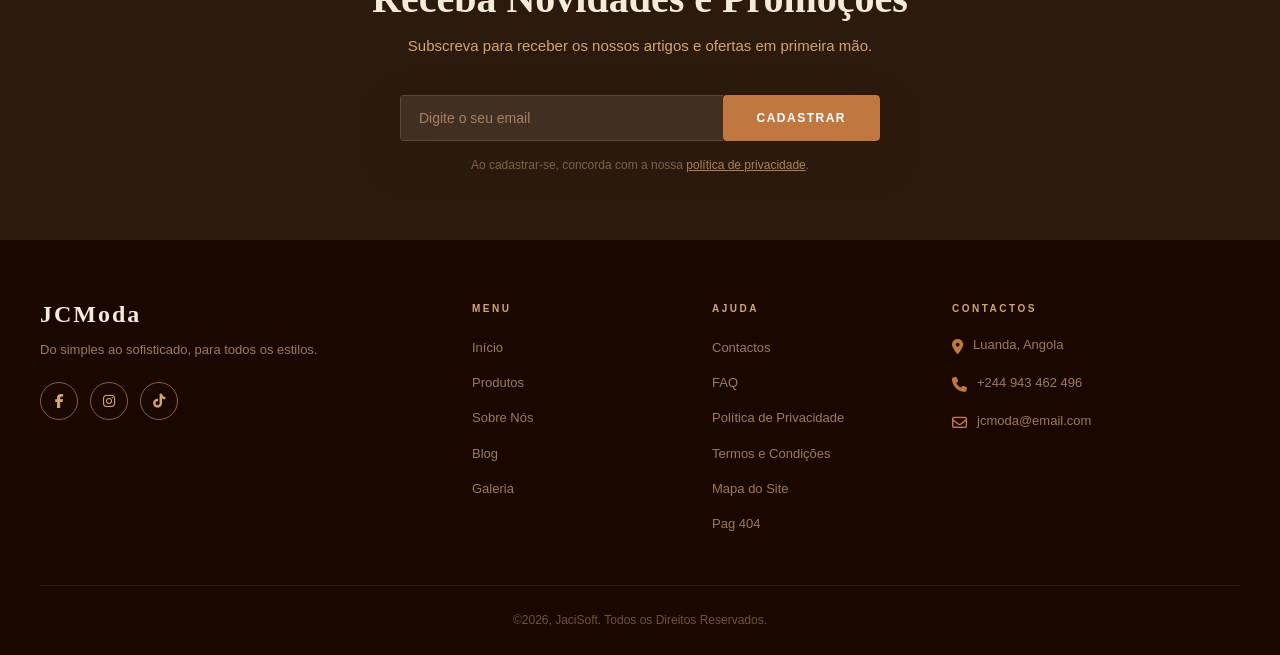
<file: html/blog.html>
<!DOCTYPE html>
<html lang="pt-AO">

<head>
    <meta charset="UTF-8">
    <meta name="viewport" content="width=device-width, initial-scale=1.0">
    <meta name="description" content="Blog JCModa — dicas de moda, tendências e novidades do mundo da moda em Angola e no mundo.">
    <meta name="keywords" content="blog moda Angola, dicas moda Luanda, tendências 2026, JCModa artigos">
    <meta name="author" content="JaciSoft">
    <title>Blog — JCModa</title>
    <link rel="stylesheet" href="https://cdnjs.cloudflare.com/ajax/libs/font-awesome/6.5.0/css/all.min.css">
    <link rel="stylesheet" href="../css/global.css">
    <link rel="stylesheet" href="../css/blog.css">
    <!-- Google tag (gtag.js) -->
    <script async src="https://www.googletagmanager.com/gtag/js?id=G-6DE4TYYF7L"></script>

    <script>
        window.dataLayer = window.dataLayer || [];

        function gtag() {
            dataLayer.push(arguments);
        }
        gtag('js', new Date());

        gtag('config', 'G-6DE4TYYF7L');
    </script>
</head>

<body>

    <!-- NAVEGAÇÃO -->
    <header>
        <nav class="nav">
            <div class="contentor nav__interior">
                <a href="index.html" class="nav__logo">JCModa</a>
                <ul class="nav__lista">
                    <li><a href="index.html">Home</a></li>
                    <li><a href="sobre.html">Sobre Nós</a></li>
                    <li><a href="produtos.html">Produtos</a></li>
                    <li><a href="galeria.html">Galeria</a></li>
                    <li><a href="testemunhos.html">Testemunhos</a></li>
                    <li><a href="blog.html" class="pagina-atual">Blog</a></li>
                    <li><a href="contactos.html">Contactos</a></li>
                    <li><a href="faq.html">FAQ</a></li>
                </ul>
                <div class="nav__icones">
                    <span class="nav__icone" title="Pesquisar"><i class="fa-solid fa-magnifying-glass"></i></span>
                    <span class="nav__icone" title="Carrinho"><i class="fa-solid fa-cart-shopping"></i></span>
                </div>
            </div>
        </nav>
    </header>

    <main>

        <!-- CABEÇALHO DA PÁGINA -->
        <section class="cabecalho-pagina">
            <div class="contentor">
                <span class="rotulo">Dicas e Tendências</span>
                <h1>Blog JCModa</h1>
                <p>Moda, estilo e novidades — tudo o que precisa de saber</p>
            </div>
        </section>


        <!-- CONTEÚDO DO BLOG -->
        <section class="secao">
            <div class="contentor">

                <div class="filtros">
                    <button class="filtros__aba selecionada">Todos</button>
                    <button class="filtros__aba">Estilo</button>
                    <button class="filtros__aba">Tendências</button>
                    <button class="filtros__aba">Calçado</button>
                    <button class="filtros__aba">Dicas</button>
                </div>

                <div class="blog-artigos">

                    <article class="artigo-destaque">
                        <div class="artigo-destaque__foto">
                            <img src="../img/blog1.svg" alt="5 looks versáteis para o dia a dia">
                        </div>
                        <div class="artigo-destaque__corpo">
                            <span class="artigo-destaque__categoria">Destaque</span>
                            <div class="artigo-destaque__meta">
                                <span><i class="fa-regular fa-clock"></i> 10 Mai 2026</span>
                                <span>4 min</span>
                            </div>
                            <h2 class="artigo-destaque__titulo">
                                5 looks versáteis para usar no dia a dia
                            </h2>
                            <p class="artigo-destaque__resumo">
                                Descubra combinações simples e estilosas que funcionam em qualquer ocasião, com conforto e elegância garantidos.
                            </p>
                            <button type="button" class="botao botao--principal botao--pequeno js-ver-artigo" data-artigo="looks-dia">
                                Ler Artigo Completo
                            </button>
                        </div>
                    </article>

                    <div class="artigos-grelha">

                        <article class="artigo">
                            <div class="artigo__foto">
                                <img src="../img/blog2.svg" alt="Tendências de moda em alta 2026">
                            </div>
                            <div class="artigo__corpo">
                                <span class="artigo__categoria">Tendências</span>
                                <p class="artigo__meta"><i class="fa-regular fa-clock"></i> 5 Mai 2026 3 min</p>
                                <h3 class="artigo__titulo">Tendências de moda que estão em alta</h3>
                                <p class="artigo__resumo">
                                    As principais tendências do momento e como adaptá-las ao seu gosto pessoal.
                                </p>
                                <button type="button" class="artigo__link js-ver-artigo" data-artigo="tendencias">Ler mais</button>
                            </div>
                        </article>

                        <article class="artigo">
                            <div class="artigo__foto">
                                <img src="../img/blog3.svg" alt="Como escolher o calçado ideal">
                            </div>
                            <div class="artigo__corpo">
                                <span class="artigo__categoria">Calçado</span>
                                <p class="artigo__meta"><i class="fa-regular fa-clock"></i> 1 Mai 2026 5 min</p>
                                <h3 class="artigo__titulo">Como escolher o calçado ideal para cada ocasião</h3>
                                <p class="artigo__resumo">
                                    Conforto, estilo e durabilidade — o guia completo para o calçado perfeito.
                                </p>
                                <button type="button" class="artigo__link js-ver-artigo" data-artigo="calcado-ideal">Ler mais</button>
                            </div>
                        </article>

                        <article class="artigo">
                            <div class="artigo__foto">
                                <img src="../img/blog1.svg" alt="Como combinar cores na roupa">
                            </div>
                            <div class="artigo__corpo">
                                <span class="artigo__categoria">Dicas</span>
                                <p class="artigo__meta"><i class="fa-regular fa-clock"></i> 25 Abr 2026 4 min</p>
                                <h3 class="artigo__titulo">Guia para combinar cores na roupa</h3>
                                <p class="artigo__resumo">
                                    Aprenda a criar combinações harmoniosas e a expressar a sua personalidade através das cores.
                                </p>
                                <button type="button" class="artigo__link js-ver-artigo" data-artigo="combinar-cores">Ler mais</button>
                            </div>
                        </article>

                    </div>
                </div>
            </div>
        </section>


        <!-- NEWSLETTER -->
        <section class="newsletter">
            <div class="contentor">
                <span class="rotulo">Fique ligado</span>
                <h2>Receba Novidades e Promoções</h2>
                <p class="newsletter__descricao">
                    Subscreva para receber os nossos artigos e ofertas em primeira mão.
                </p>
                <form class="newsletter__formulario" action="#" method="post">
                    <input class="newsletter__email" type="email" name="email" placeholder="Digite o seu email" required>
                    <button type="submit" class="botao botao--principal">Cadastrar</button>
                </form>
                <p class="newsletter__nota">
                    Ao cadastrar-se, concorda com a nossa
                    <a href="privacidade.html">política de privacidade</a>.
                </p>
            </div>
        </section>

    </main>

    <!-- RODAPÉ -->
    <footer class="rodape">
        <div class="contentor">
            <div class="rodape__grelha">

                <div class="rodape__marca">
                    <h2>JCModa</h2>
                    <p>Do simples ao sofisticado, para todos os estilos.</p>
                    <div class="redes-sociais">
                        <a href="https://web.facebook.com/profile.php?id=61553687438290" class="redes-sociais__icone" target="_blank" rel="noopener" aria-label="Facebook"><i class="fa-brands fa-facebook-f"></i></a>
                        <a href="https://www.instagram.com/cutambicua/" class="redes-sociais__icone" target="_blank" rel="noopener" aria-label="Instagram"> <i class="fa-brands fa-instagram"></i></a>
                        <a href="https://www.tiktok.com/@jcmoda04" class="redes-sociais__icone" target="_blank" rel="noopener" aria-label="TikTok"><i class="fa-brands fa-tiktok"></i></a>
                    </div>
                </div>

                <nav class="rodape__coluna">
                    <span class="rodape__coluna-titulo">Menu</span>
                    <ul>
                        <li><a href="index.html">Início</a></li>
                        <li><a href="produtos.html">Produtos</a></li>
                        <li><a href="sobre.html">Sobre Nós</a></li>
                        <li><a href="blog.html">Blog</a></li>
                        <li><a href="galeria.html">Galeria</a></li>
                    </ul>
                </nav>

                <nav class="rodape__coluna">
                    <span class="rodape__coluna-titulo">Ajuda</span>
                    <ul>
                        <li><a href="contactos.html">Contactos</a></li>
                        <li><a href="faq.html">FAQ</a></li>
                        <li><a href="privacidade.html">Política de Privacidade</a></li>
                        <li><a href="termos.html">Termos e Condições</a></li>
                        <li><a href="sitemap.html">Mapa do Site</a></li>
                        <li><a href="404.html">Pag 404</a></li>
                    </ul>
                </nav>

                <div class="rodape__coluna">
                    <span class="rodape__coluna-titulo">Contactos</span>
                    <div class="rodape__contacto-item">
                        <span><i class="fa-solid fa-location-dot"></i></span>
                        <p>Luanda, Angola</p>
                    </div>
                    <div class="rodape__contacto-item">
                        <span><i class="fa-solid fa-phone"></i></span>
                        <p>+244 943 462 496</p>
                    </div>
                    <div class="rodape__contacto-item">
                        <span><i class="fa-regular fa-envelope"></i></span>
                        <p>jcmoda@email.com</p>
                    </div>
                </div>

            </div>
            <p class="rodape__direitos">&copy;2026, JaciSoft. Todos os Direitos Reservados.</p>
        </div>
    </footer>

    <script src="../js/site.js"></script>
    <script src="../js/blog.js"></script>
</body>

</html>
</file>
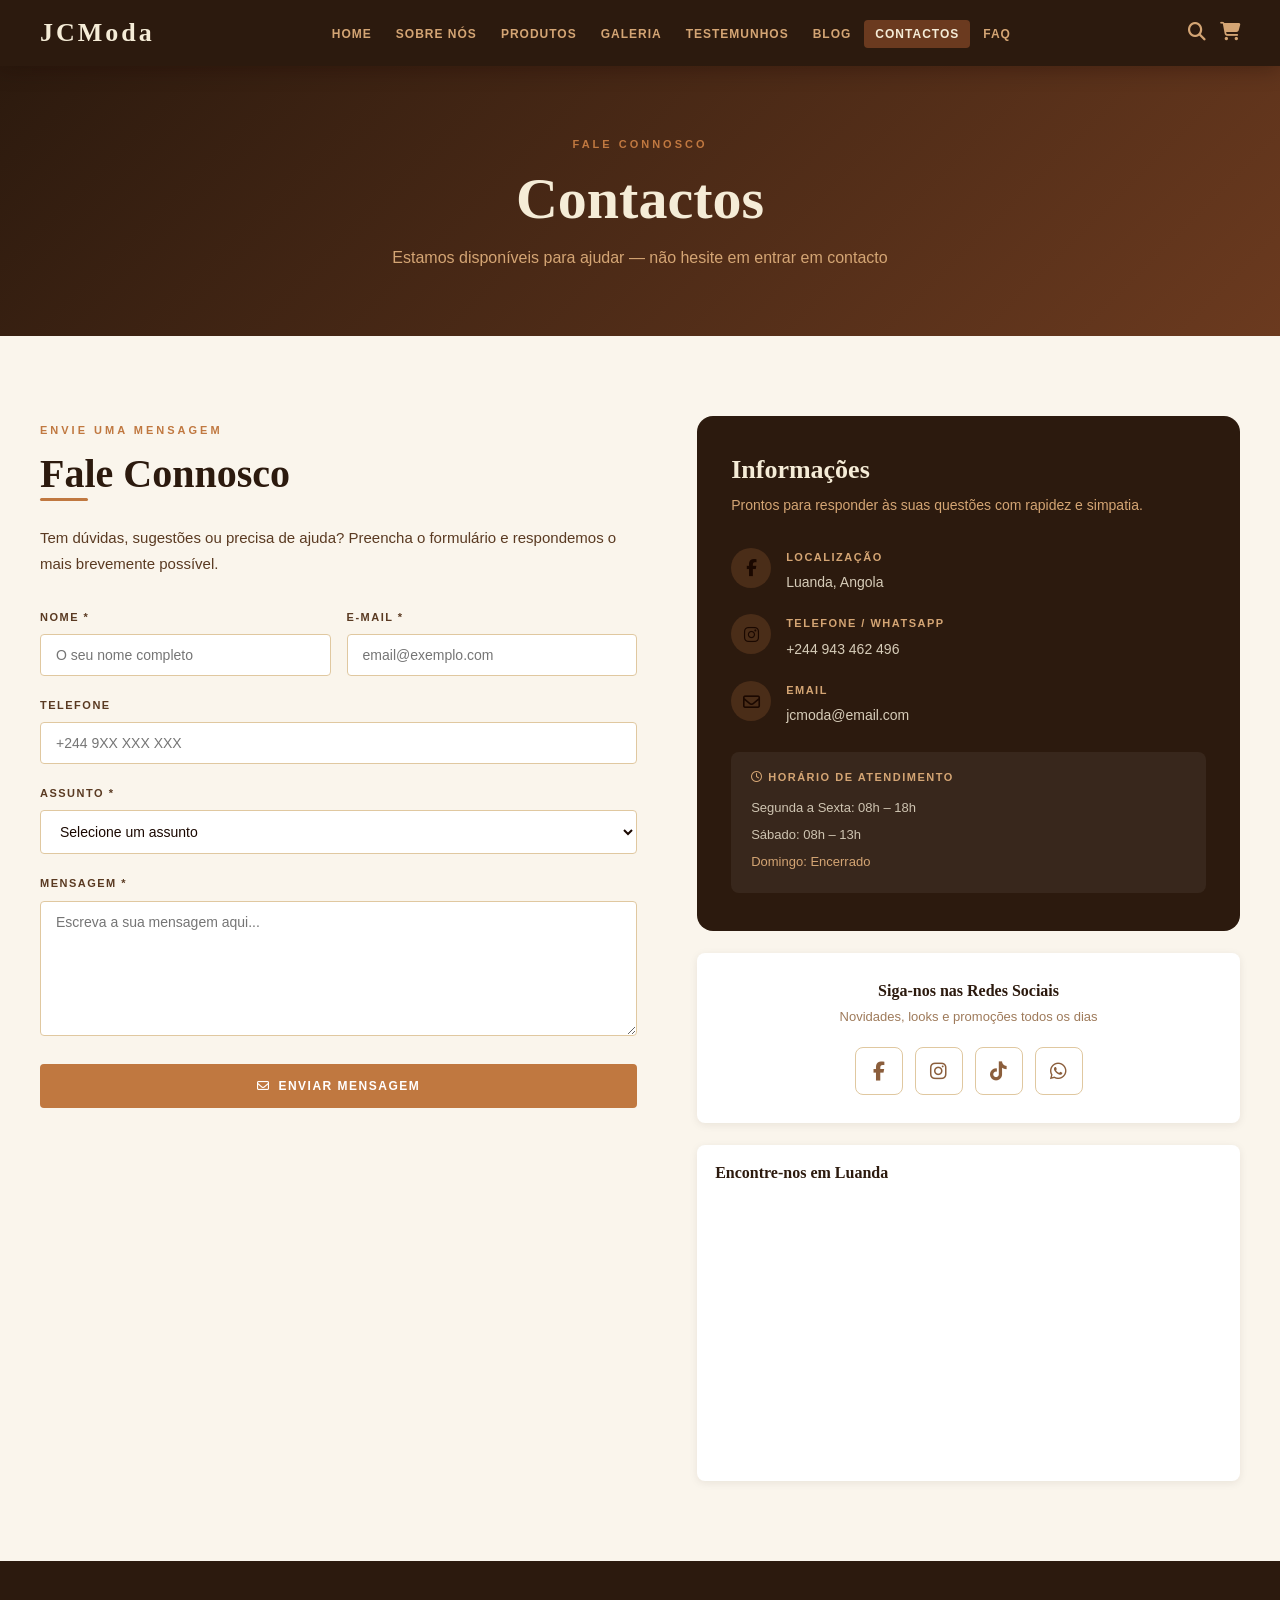
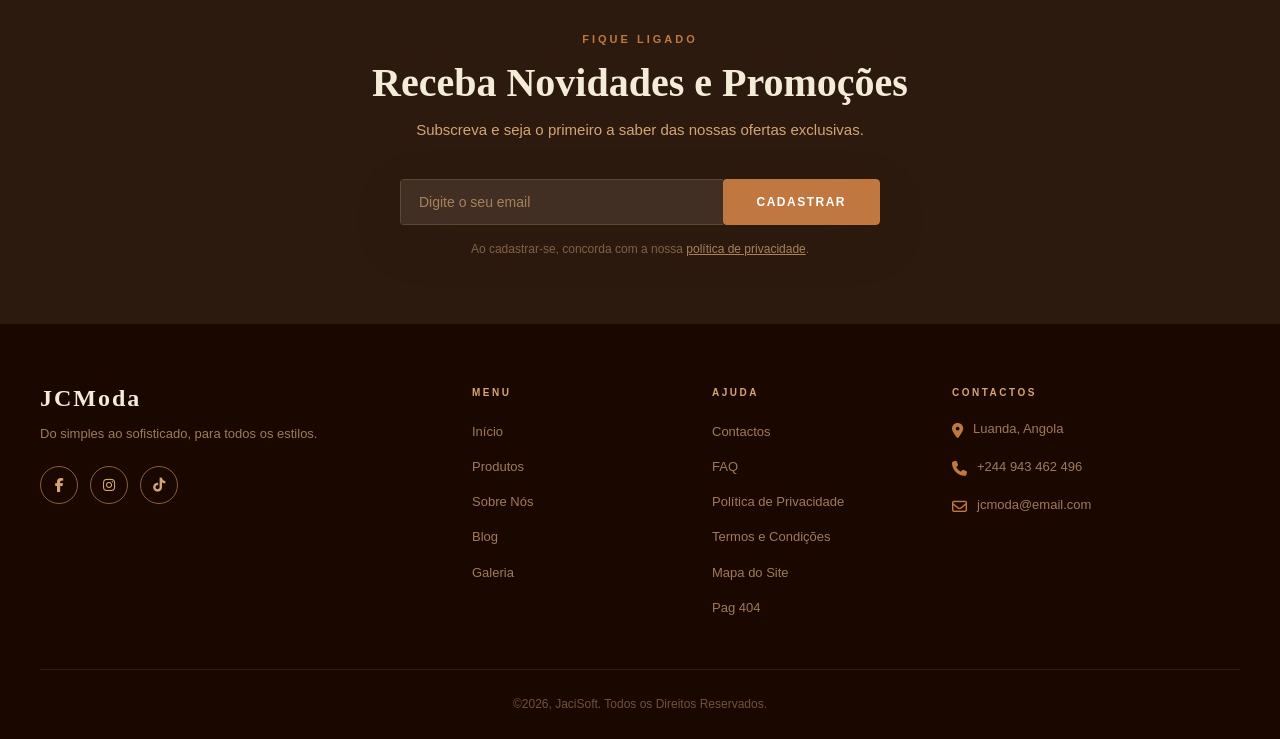
<file: html/contactos.html>
<!DOCTYPE html>
<html lang="pt-AO">

<head>
    <meta charset="UTF-8">
    <meta name="viewport" content="width=device-width, initial-scale=1.0">
    <meta name="description" content="Entre em contacto com a JCModa — estamos em Luanda e prontos para ajudar. Telefone, email e formulário disponíveis.">
    <meta name="keywords" content="contacto JCModa, loja moda Luanda, falar JCModa, suporte Angola">
    <meta name="author" content="JaciSoft">
    <title>Contactos — JCModa</title>
    <link rel="stylesheet" href="https://cdnjs.cloudflare.com/ajax/libs/font-awesome/6.5.0/css/all.min.css">
    <link rel="stylesheet" href="../css/global.css">
    <link rel="stylesheet" href="../css/contactos.css">
    <!-- Google tag (gtag.js) -->
    <script async src="https://www.googletagmanager.com/gtag/js?id=G-6DE4TYYF7L"></script>

    <script>
        window.dataLayer = window.dataLayer || [];

        function gtag() {
            dataLayer.push(arguments);
        }
        gtag('js', new Date());

        gtag('config', 'G-6DE4TYYF7L');
    </script>
</head>

<body>

    <!-- NAVEGAÇÃO -->
    <header>
        <nav class="nav">
            <div class="contentor nav__interior">
                <a href="index.html" class="nav__logo">JCModa</a>
                <ul class="nav__lista">
                    <li><a href="index.html">Home</a></li>
                    <li><a href="sobre.html">Sobre Nós</a></li>
                    <li><a href="produtos.html">Produtos</a></li>
                    <li><a href="galeria.html">Galeria</a></li>
                    <li><a href="testemunhos.html">Testemunhos</a></li>
                    <li><a href="blog.html">Blog</a></li>
                    <li><a href="contactos.html" class="pagina-atual">Contactos</a></li>
                    <li><a href="faq.html">FAQ</a></li>
                </ul>
                <div class="nav__icones">
                    <span class="nav__icone" title="Pesquisar"><i class="fa-solid fa-magnifying-glass"></i></span>
                    <span class="nav__icone" title="Carrinho"><i class="fa-solid fa-cart-shopping"></i></span>
                </div>
            </div>
        </nav>
    </header>

    <main>

        <!-- CABEÇALHO DA PÁGINA -->
        <section class="cabecalho-pagina">
            <div class="contentor">
                <span class="rotulo">Fale connosco</span>
                <h1>Contactos</h1>
                <p>Estamos disponíveis para ajudar — não hesite em entrar em contacto</p>
            </div>
        </section>


        <!-- CONTEÚDO PRINCIPAL -->
        <section class="secao">
            <div class="contentor">
                <div class="contactos-layout">

                    <!-- FORMULÁRIO -->
                    <div class="formulario">
                        <span class="rotulo">Envie uma mensagem</span>
                        <h2>Fale Connosco</h2>
                        <div class="linha-titulo"></div>
                        <p class="formulario__descricao">
                            Tem dúvidas, sugestões ou precisa de ajuda? Preencha o formulário e respondemos o mais brevemente possível.
                        </p>

                        <form action="#" method="post">

                            <div class="formulario__linha-dupla">
                                <div class="formulario__grupo">
                                    <label class="formulario__rotulo" for="nome">Nome *</label>
                                    <input class="formulario__campo" type="text" id="nome" name="nome" placeholder="O seu nome completo" required>
                                </div>
                                <div class="formulario__grupo">
                                    <label class="formulario__rotulo" for="email">E-mail *</label>
                                    <input class="formulario__campo" type="email" id="email" name="email" placeholder="email@exemplo.com" required>
                                </div>
                            </div>

                            <div class="formulario__grupo">
                                <label class="formulario__rotulo" for="telefone">Telefone</label>
                                <input class="formulario__campo" type="tel" id="telefone" name="telefone" placeholder="+244 9XX XXX XXX">
                            </div>

                            <div class="formulario__grupo">
                                <label class="formulario__rotulo" for="assunto">Assunto *</label>
                                <select class="formulario__select" id="assunto" name="assunto" required>
                <option value="" disabled selected>Selecione um assunto</option>
                <option value="info">Informação sobre produtos</option>
                <option value="encomenda">Encomenda / Compra</option>
                <option value="entrega">Entrega / Expedição</option>
                <option value="troca">Troca / Devolução</option>
                <option value="outro">Outro</option>
              </select>
                            </div>

                            <div class="formulario__grupo">
                                <label class="formulario__rotulo" for="mensagem">Mensagem *</label>
                                <textarea class="formulario__mensagem" id="mensagem" name="mensagem" placeholder="Escreva a sua mensagem aqui..." required></textarea>
                            </div>

                            <button type="submit" class="botao botao--principal botao--completo"><i class="fa-regular fa-envelope"></i> Enviar Mensagem </button>

                        </form>
                    </div>


                    <!-- INFORMAÇÕES + REDES -->
                    <div class="contactos-info">

                        <div class="info-contacto">
                            <h3 class="info-contacto__titulo">Informações</h3>
                            <p class="info-contacto__intro">
                                Prontos para responder às suas questões com rapidez e simpatia.
                            </p>

                            <div class="info-contacto__item">
                                <div class="info-contacto__icone">
                                    <i class="fa-brands fa-facebook-f"></i>
                                </div>
                                <div class="info-contacto__dados">
                                    <span class="info-contacto__rotulo">Localização</span>
                                    <p class="info-contacto__valor">Luanda, Angola</p>
                                </div>
                            </div>

                            <div class="info-contacto__item">
                                <div class="info-contacto__icone"><i class="fa-brands fa-instagram"></i></div>
                                <div class="info-contacto__dados">
                                    <span class="info-contacto__rotulo">Telefone / WhatsApp</span>
                                    <p class="info-contacto__valor">+244 943 462 496</p>
                                </div>
                            </div>

                            <div class="info-contacto__item">
                                <div class="info-contacto__icone"><i class="fa-regular fa-envelope"></i></div>
                                <div class="info-contacto__dados">
                                    <span class="info-contacto__rotulo">Email</span>
                                    <p class="info-contacto__valor">jcmoda@email.com</p>
                                </div>
                            </div>

                            <div class="horario">
                                <span class="horario__titulo"><i class="fa-regular fa-clock"></i> Horário de Atendimento</span>
                                <p class="horario__linha">Segunda a Sexta: 08h – 18h</p>
                                <p class="horario__linha">Sábado: 08h – 13h</p>
                                <p class="horario__linha horario__linha--encerrado">Domingo: Encerrado</p>
                            </div>
                        </div>

                        <div class="redes-contacto">
                            <h4 class="redes-contacto__titulo">Siga-nos nas Redes Sociais</h4>
                            <p class="redes-contacto__descricao">
                                Novidades, looks e promoções todos os dias
                            </p>
                            <div class="redes-contacto__lista">
                                <a href="https://facebook.com" class="rede-botao rede-botao--facebook" target="_blank" rel="noopener" aria-label="Facebook"> <i class="fa-brands fa-facebook-f"></i></a>
                                <a href="https://instagram.com" class="rede-botao rede-botao--instagram" target="_blank" rel="noopener" aria-label="Instagram"> <i class="fa-brands fa-instagram"></i></a>
                                <a href="https://tiktok.com" class="rede-botao rede-botao--tiktok" target="_blank" rel="noopener" aria-label="TikTok"> <i class="fa-brands fa-tiktok"></i></a>
                                <a href="https://wa.me/244943462496" class="rede-botao rede-botao--whatsapp" target="_blank" rel="noopener" aria-label="WhatsApp"><i class="fa-brands fa-whatsapp"></i></a>
                            </div>
                        </div>

                        <div class="mapa-contacto">
                            <h4 class="mapa-contacto__titulo">Encontre-nos em Luanda</h4>
                            <iframe title="Mapa da JCModa em Luanda" loading="lazy" referrerpolicy="no-referrer-when-downgrade" src="https://www.google.com/maps?q=Luanda%2C%20Angola&output=embed"></iframe>
                        </div>

                    </div>

                </div>

            </div>
        </section>


        <!-- NEWSLETTER -->
        <section class="newsletter">
            <div class="contentor">
                <span class="rotulo">Fique ligado</span>
                <h2>Receba Novidades e Promoções</h2>
                <p class="newsletter__descricao">
                    Subscreva e seja o primeiro a saber das nossas ofertas exclusivas.
                </p>
                <form class="newsletter__formulario" action="#" method="post">
                    <input class="newsletter__email" type="email" name="email" placeholder="Digite o seu email" required>
                    <button type="submit" class="botao botao--principal">Cadastrar</button>
                </form>
                <p class="newsletter__nota">
                    Ao cadastrar-se, concorda com a nossa
                    <a href="privacidade.html">política de privacidade</a>.
                </p>
            </div>
        </section>

    </main>


    <!-- RODAPÉ -->
    <footer class="rodape">
        <div class="contentor">
            <div class="rodape__grelha">

                <div class="rodape__marca">
                    <h2>JCModa</h2>
                    <p>Do simples ao sofisticado, para todos os estilos.</p>
                    <div class="redes-sociais">
                        <a href="https://web.facebook.com/profile.php?id=61553687438290" class="redes-sociais__icone" target="_blank" rel="noopener" aria-label="Facebook"><i class="fa-brands fa-facebook-f"></i></a>
                        <a href="https://www.instagram.com/cutambicua/" class="redes-sociais__icone" target="_blank" rel="noopener" aria-label="Instagram"> <i class="fa-brands fa-instagram"></i></a>
                        <a href="https://www.tiktok.com/@jcmoda04" class="redes-sociais__icone" target="_blank" rel="noopener" aria-label="TikTok"><i class="fa-brands fa-tiktok"></i></a>
                    </div>
                </div>

                <nav class="rodape__coluna">
                    <span class="rodape__coluna-titulo">Menu</span>
                    <ul>
                        <li><a href="index.html">Início</a></li>
                        <li><a href="produtos.html">Produtos</a></li>
                        <li><a href="sobre.html">Sobre Nós</a></li>
                        <li><a href="blog.html">Blog</a></li>
                        <li><a href="galeria.html">Galeria</a></li>
                    </ul>
                </nav>

                <nav class="rodape__coluna">
                    <span class="rodape__coluna-titulo">Ajuda</span>
                    <ul>
                        <li><a href="contactos.html">Contactos</a></li>
                        <li><a href="faq.html">FAQ</a></li>
                        <li><a href="privacidade.html">Política de Privacidade</a></li>
                        <li><a href="termos.html">Termos e Condições</a></li>
                        <li><a href="sitemap.html">Mapa do Site</a></li>
                        <li><a href="404.html">Pag 404</a></li>
                    </ul>
                </nav>

                <div class="rodape__coluna">
                    <span class="rodape__coluna-titulo">Contactos</span>
                    <div class="rodape__contacto-item">
                        <span><i class="fa-solid fa-location-dot"></i></span>
                        <p>Luanda, Angola</p>
                    </div>
                    <div class="rodape__contacto-item">
                        <span><i class="fa-solid fa-phone"></i></span>
                        <p>+244 943 462 496</p>
                    </div>
                    <div class="rodape__contacto-item">
                        <span><i class="fa-regular fa-envelope"></i></span>
                        <p>jcmoda@email.com</p>
                    </div>
                </div>

            </div>
            <p class="rodape__direitos">&copy;2026, JaciSoft. Todos os Direitos Reservados.</p>
        </div>
    </footer>

    <script src="../js/site.js"></script>
</body>

</html>
</file>
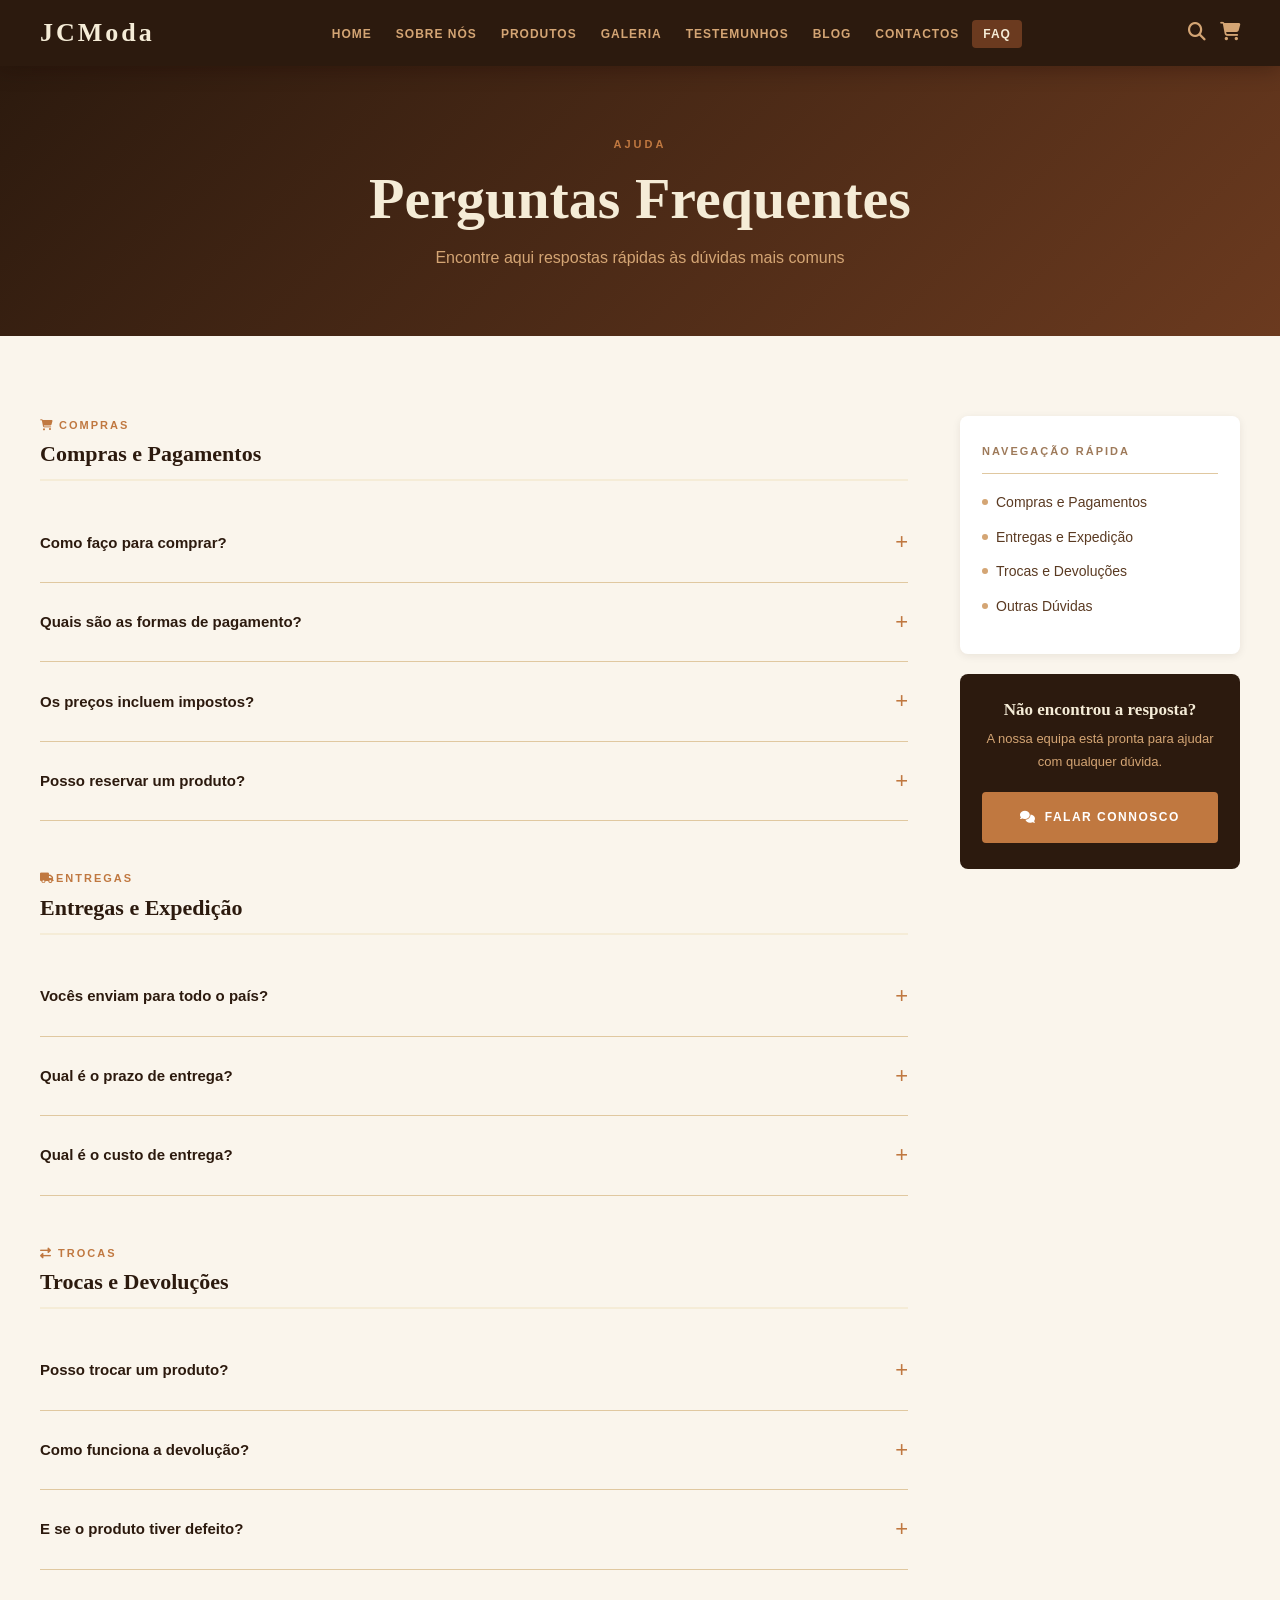
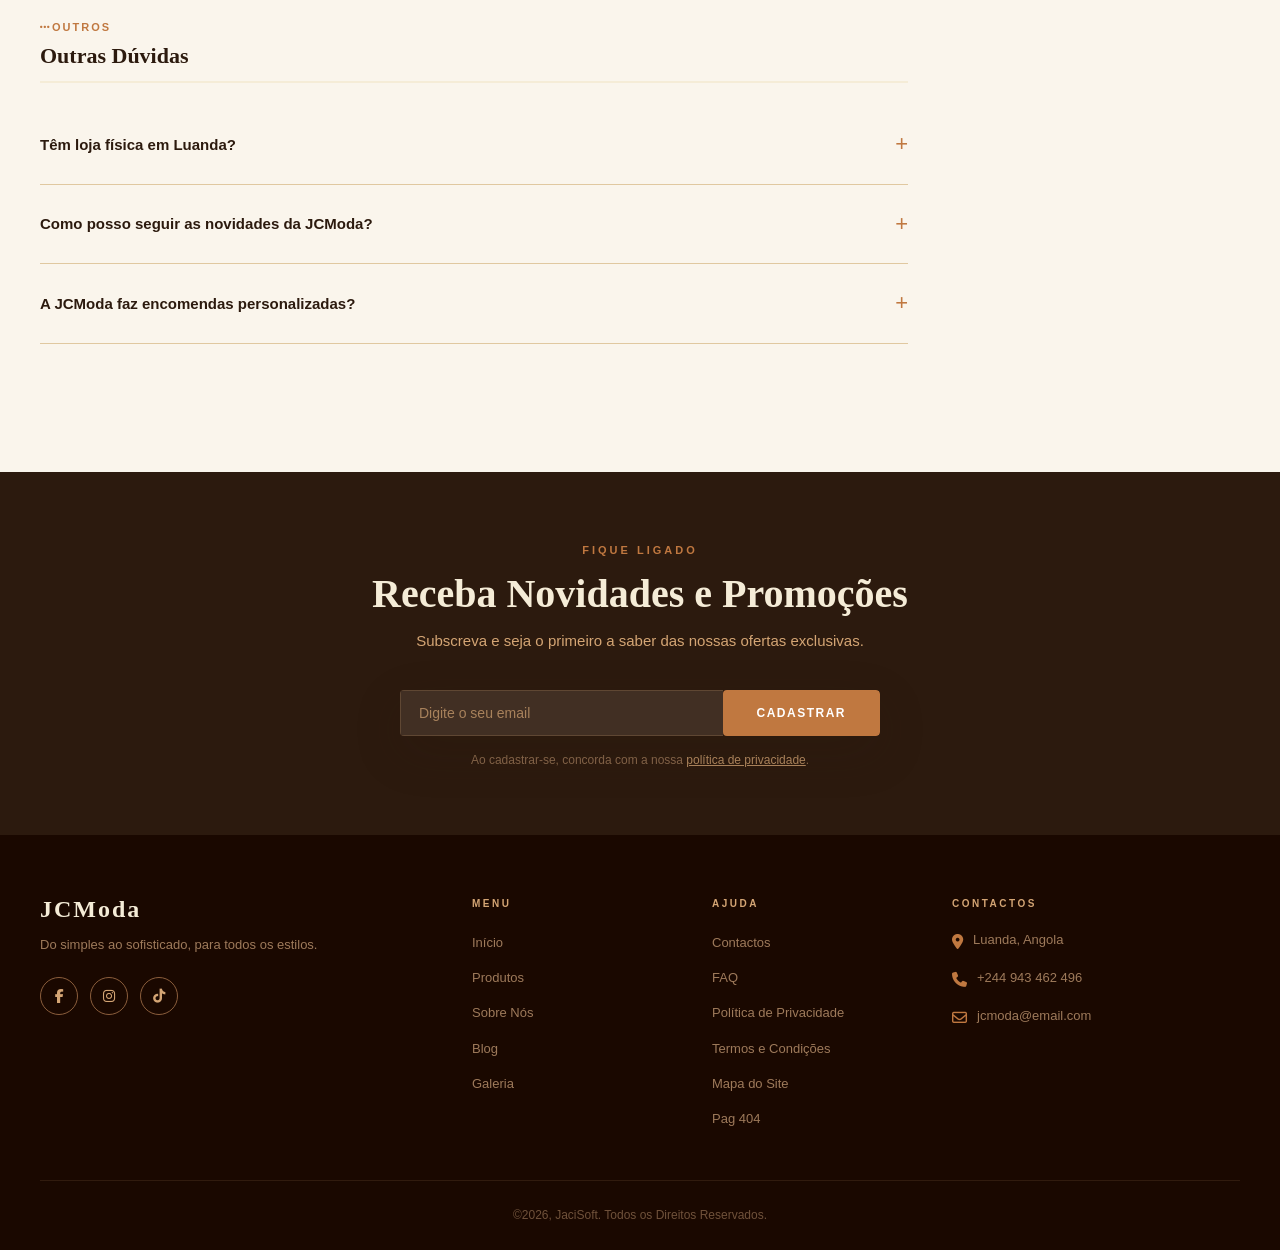
<file: html/faq.html>
<!DOCTYPE html>
<html lang="pt-AO">

<head>
    <meta charset="UTF-8">
    <meta name="viewport" content="width=device-width, initial-scale=1.0">
    <meta name="description" content="Perguntas frequentes JCModa — como comprar, formas de pagamento, entregas, trocas e devoluções em Angola.">
    <meta name="keywords" content="FAQ JCModa, perguntas frequentes, como comprar moda Angola, entrega Angola">
    <meta name="author" content="JaciSoft">
    <title>FAQ — JCModa</title>
    <link rel="stylesheet" href="https://cdnjs.cloudflare.com/ajax/libs/font-awesome/6.5.0/css/all.min.css">
    <link rel="stylesheet" href="../css/global.css">
    <link rel="stylesheet" href="../css/faq.css">
    <!-- Google tag (gtag.js) -->
    <script async src="https://www.googletagmanager.com/gtag/js?id=G-6DE4TYYF7L"></script>

    <script>
        window.dataLayer = window.dataLayer || [];

        function gtag() {
            dataLayer.push(arguments);
        }
        gtag('js', new Date());

        gtag('config', 'G-6DE4TYYF7L');
    </script>
</head>

<body>

    <!-- NAVEGAÇÃO -->
    <header>
        <nav class="nav">
            <div class="contentor nav__interior">
                <a href="index.html" class="nav__logo">JCModa</a>
                <ul class="nav__lista">
                    <li><a href="index.html">Home</a></li>
                    <li><a href="sobre.html">Sobre Nós</a></li>
                    <li><a href="produtos.html">Produtos</a></li>
                    <li><a href="galeria.html">Galeria</a></li>
                    <li><a href="testemunhos.html">Testemunhos</a></li>
                    <li><a href="blog.html">Blog</a></li>
                    <li><a href="contactos.html">Contactos</a></li>
                    <li><a href="faq.html" class="pagina-atual">FAQ</a></li>
                </ul>
                <div class="nav__icones">
                    <span class="nav__icone" title="Pesquisar"><i class="fa-solid fa-magnifying-glass"></i></span>
                    <span class="nav__icone" title="Carrinho"><i class="fa-solid fa-cart-shopping"></i></span>
                </div>
            </div>
        </nav>
    </header>

    <main>

        <!-- CABEÇALHO DA PÁGINA -->
        <section class="cabecalho-pagina">
            <div class="contentor">
                <span class="rotulo">Ajuda</span>
                <h1>Perguntas Frequentes</h1>
                <p>Encontre aqui respostas rápidas às dúvidas mais comuns</p>
            </div>
        </section>


        <!-- CONTEÚDO FAQ -->
        <section class="secao">
            <div class="contentor">
                <div class="faq-layout">

                    <!-- PERGUNTAS -->
                    <div class="faq-perguntas">

                        <!-- Categoria: Compras -->
                        <div class="faq-categoria" id="compras">
                            <span class="faq-categoria__rotulo"><i class="fa-solid fa-cart-shopping"></i> Compras</span>
                            <h2 class="faq-categoria__titulo">Compras e Pagamentos</h2>

                            <details class="faq-item">
                                <summary>Como faço para comprar?</summary>
                                <p class="faq-item__resposta">
                                    Navegue pelos nossos produtos, escolha o que deseja e entre em contacto connosco pelo número de telefone, WhatsApp ou formulário de contacto para concluir a sua compra. Vamos orientá-lo em cada etapa.
                                </p>
                            </details>

                            <details class="faq-item">
                                <summary>Quais são as formas de pagamento?</summary>
                                <p class="faq-item__resposta">
                                    Aceitamos transferência bancária, dinheiro na entrega e pagamento via Multicaixa Express. Para compras acima de 10.000 Kz, também pode parcelar em até 3 vezes sem juros.
                                </p>
                            </details>

                            <details class="faq-item">
                                <summary>Os preços incluem impostos?</summary>
                                <p class="faq-item__resposta">
                                    Sim, todos os preços apresentados já incluem os impostos aplicáveis. O preço que vê é o preço que paga — sem surpresas no final.
                                </p>
                            </details>

                            <details class="faq-item">
                                <summary>Posso reservar um produto?</summary>
                                <p class="faq-item__resposta">
                                    Sim, pode reservar produtos mediante o pagamento de um sinal de 30% do valor total. Entre em contacto connosco para confirmar a disponibilidade e proceder à reserva.
                                </p>
                            </details>

                        </div>


                        <!-- Categoria: Entregas -->
                        <div class="faq-categoria" id="entregas">
                            <span class="faq-categoria__rotulo"><i class="fa-solid fa-truck"></i>Entregas</span>
                            <h2 class="faq-categoria__titulo">Entregas e Expedição</h2>

                            <details class="faq-item">
                                <summary>Vocês enviam para todo o país?</summary>
                                <p class="faq-item__resposta">
                                    Sim, realizamos entregas em várias províncias de Angola. Em Luanda a entrega é feita em 1 a 3 dias úteis. Para outras províncias, o prazo pode variar entre 3 e 7 dias úteis.
                                </p>
                            </details>

                            <details class="faq-item">
                                <summary>Qual é o prazo de entrega?</summary>
                                <p class="faq-item__resposta">
                                    Em Luanda: 1 a 3 dias úteis após confirmação do pagamento. Para outras províncias: 3 a 7 dias úteis, dependendo da localização. Em períodos de maior procura, o prazo pode ser ligeiramente superior.
                                </p>
                            </details>

                            <details class="faq-item">
                                <summary>Qual é o custo de entrega?</summary>
                                <p class="faq-item__resposta">
                                    O custo de entrega varia conforme a distância. Oferecemos entrega gratuita em Luanda para compras acima de 5.000 Kz. Contacte-nos para obter o valor exacto para a sua localização.
                                </p>
                            </details>

                        </div>


                        <!-- Categoria: Trocas -->
                        <div class="faq-categoria" id="trocas">
                            <span class="faq-categoria__rotulo"><i class="fa-solid fa-right-left"></i> Trocas</span>
                            <h2 class="faq-categoria__titulo">Trocas e Devoluções</h2>

                            <details class="faq-item">
                                <summary>Posso trocar um produto?</summary>
                                <p class="faq-item__resposta">
                                    Sim, aceitamos trocas dentro de 7 dias após a receção do produto, desde que esteja em perfeitas condições, sem sinais de uso e com a embalagem original. Entre em contacto connosco para iniciar o processo.
                                </p>
                            </details>

                            <details class="faq-item">
                                <summary>Como funciona a devolução?</summary>
                                <p class="faq-item__resposta">
                                    Para devoluções, contacte-nos dentro de 7 dias após a receção. Após análise, reembolsaremos o valor pago ou ofereceremos crédito em loja — conforme a sua preferência.
                                </p>
                            </details>

                            <details class="faq-item">
                                <summary>E se o produto tiver defeito?</summary>
                                <p class="faq-item__resposta">
                                    Produtos com defeito de fabricação têm garantia de 30 dias. Basta contactar-nos com fotos do defeito e o comprovativo de compra. Tratamos do problema com toda a prioridade.
                                </p>
                            </details>

                        </div>


                        <!-- Categoria: Outros -->
                        <div class="faq-categoria" id="outros">
                            <span class="faq-categoria__rotulo"><i class="fa-solid fa-ellipsis"></i>Outros</span>
                            <h2 class="faq-categoria__titulo">Outras Dúvidas</h2>

                            <details class="faq-item">
                                <summary>Têm loja física em Luanda?</summary>
                                <p class="faq-item__resposta">
                                    Sim, pode visitar-nos presencialmente em Luanda. Consulte a nossa página de contactos para mais informações sobre a localização exacta e horários de funcionamento.
                                </p>
                            </details>

                            <details class="faq-item">
                                <summary>Como posso seguir as novidades da JCModa?</summary>
                                <p class="faq-item__resposta">
                                    Siga-nos no Instagram, Facebook e TikTok para estar sempre a par das novidades, promoções e lançamentos. Pode também subscrever a nossa newsletter para receber as ofertas directamente no email.
                                </p>
                            </details>

                            <details class="faq-item">
                                <summary>A JCModa faz encomendas personalizadas?</summary>
                                <p class="faq-item__resposta">
                                    Para encomendas especiais ou personalizadas, entre em contacto connosco directamente. Faremos o possível para satisfazer as suas necessidades — porque cada cliente é único.
                                </p>
                            </details>

                        </div>

                    </div>


                    <!-- NAVEGAÇÃO LATERAL -->
                    <aside class="faq-nav">

                        <div class="faq-nav__caixa">
                            <span class="faq-nav__titulo">Navegação rápida</span>
                            <ul class="faq-nav__lista">
                                <li><a href="#compras" class="faq-nav__link">Compras e Pagamentos</a></li>
                                <li><a href="#entregas" class="faq-nav__link">Entregas e Expedição</a></li>
                                <li><a href="#trocas" class="faq-nav__link">Trocas e Devoluções</a></li>
                                <li><a href="#outros" class="faq-nav__link">Outras Dúvidas</a></li>
                            </ul>
                        </div>

                        <div class="faq-cta">
                            <h4>Não encontrou a resposta?</h4>
                            <p>A nossa equipa está pronta para ajudar com qualquer dúvida.</p>
                            <a href="contactos.html" class="botao botao--principal botao--completo"><i class="fa-solid fa-comments"></i> Falar connosco</a>
                        </div>

                    </aside>

                </div>
            </div>
        </section>


        <!-- NEWSLETTER -->
        <section class="newsletter">
            <div class="contentor">
                <span class="rotulo">Fique ligado</span>
                <h2>Receba Novidades e Promoções</h2>
                <p class="newsletter__descricao">
                    Subscreva e seja o primeiro a saber das nossas ofertas exclusivas.
                </p>
                <form class="newsletter__formulario" action="#" method="post">
                    <input class="newsletter__email" type="email" name="email" placeholder="Digite o seu email" required>
                    <button type="submit" class="botao botao--principal">Cadastrar</button>
                </form>
                <p class="newsletter__nota">
                    Ao cadastrar-se, concorda com a nossa
                    <a href="privacidade.html">política de privacidade</a>.
                </p>
            </div>
        </section>

    </main>


    <!-- RODAPÉ -->
    <footer class="rodape">
        <div class="contentor">
            <div class="rodape__grelha">

                <div class="rodape__marca">
                    <h2>JCModa</h2>
                    <p>Do simples ao sofisticado, para todos os estilos.</p>
                    <div class="redes-sociais">
                        <a href="https://web.facebook.com/profile.php?id=61553687438290" class="redes-sociais__icone" target="_blank" rel="noopener" aria-label="Facebook"><i class="fa-brands fa-facebook-f"></i></a>
                        <a href="https://www.instagram.com/cutambicua/" class="redes-sociais__icone" target="_blank" rel="noopener" aria-label="Instagram"> <i class="fa-brands fa-instagram"></i></a>
                        <a href="https://www.tiktok.com/@jcmoda04" class="redes-sociais__icone" target="_blank" rel="noopener" aria-label="TikTok"><i class="fa-brands fa-tiktok"></i></a>
                    </div>
                </div>

                <nav class="rodape__coluna">
                    <span class="rodape__coluna-titulo">Menu</span>
                    <ul>
                        <li><a href="index.html">Início</a></li>
                        <li><a href="produtos.html">Produtos</a></li>
                        <li><a href="sobre.html">Sobre Nós</a></li>
                        <li><a href="blog.html">Blog</a></li>
                        <li><a href="galeria.html">Galeria</a></li>
                    </ul>
                </nav>

                <nav class="rodape__coluna">
                    <span class="rodape__coluna-titulo">Ajuda</span>
                    <ul>
                        <li><a href="contactos.html">Contactos</a></li>
                        <li><a href="faq.html">FAQ</a></li>
                        <li><a href="privacidade.html">Política de Privacidade</a></li>
                        <li><a href="termos.html">Termos e Condições</a></li>
                        <li><a href="sitemap.html">Mapa do Site</a></li>
                        <li><a href="404.html">Pag 404</a></li>
                    </ul>
                </nav>

                <div class="rodape__coluna">
                    <span class="rodape__coluna-titulo">Contactos</span>
                    <div class="rodape__contacto-item">
                        <span><i class="fa-solid fa-location-dot"></i></span>
                        <p>Luanda, Angola</p>
                    </div>
                    <div class="rodape__contacto-item">
                        <span><i class="fa-solid fa-phone"></i></span>
                        <p>+244 943 462 496</p>
                    </div>
                    <div class="rodape__contacto-item">
                        <span><i class="fa-regular fa-envelope"></i></span>
                        <p>jcmoda@email.com</p>
                    </div>
                </div>

            </div>
            <p class="rodape__direitos">&copy;2026, JaciSoft. Todos os Direitos Reservados.</p>
        </div>
    </footer>

    <script src="../js/site.js"></script>
</body>

</html>
</file>
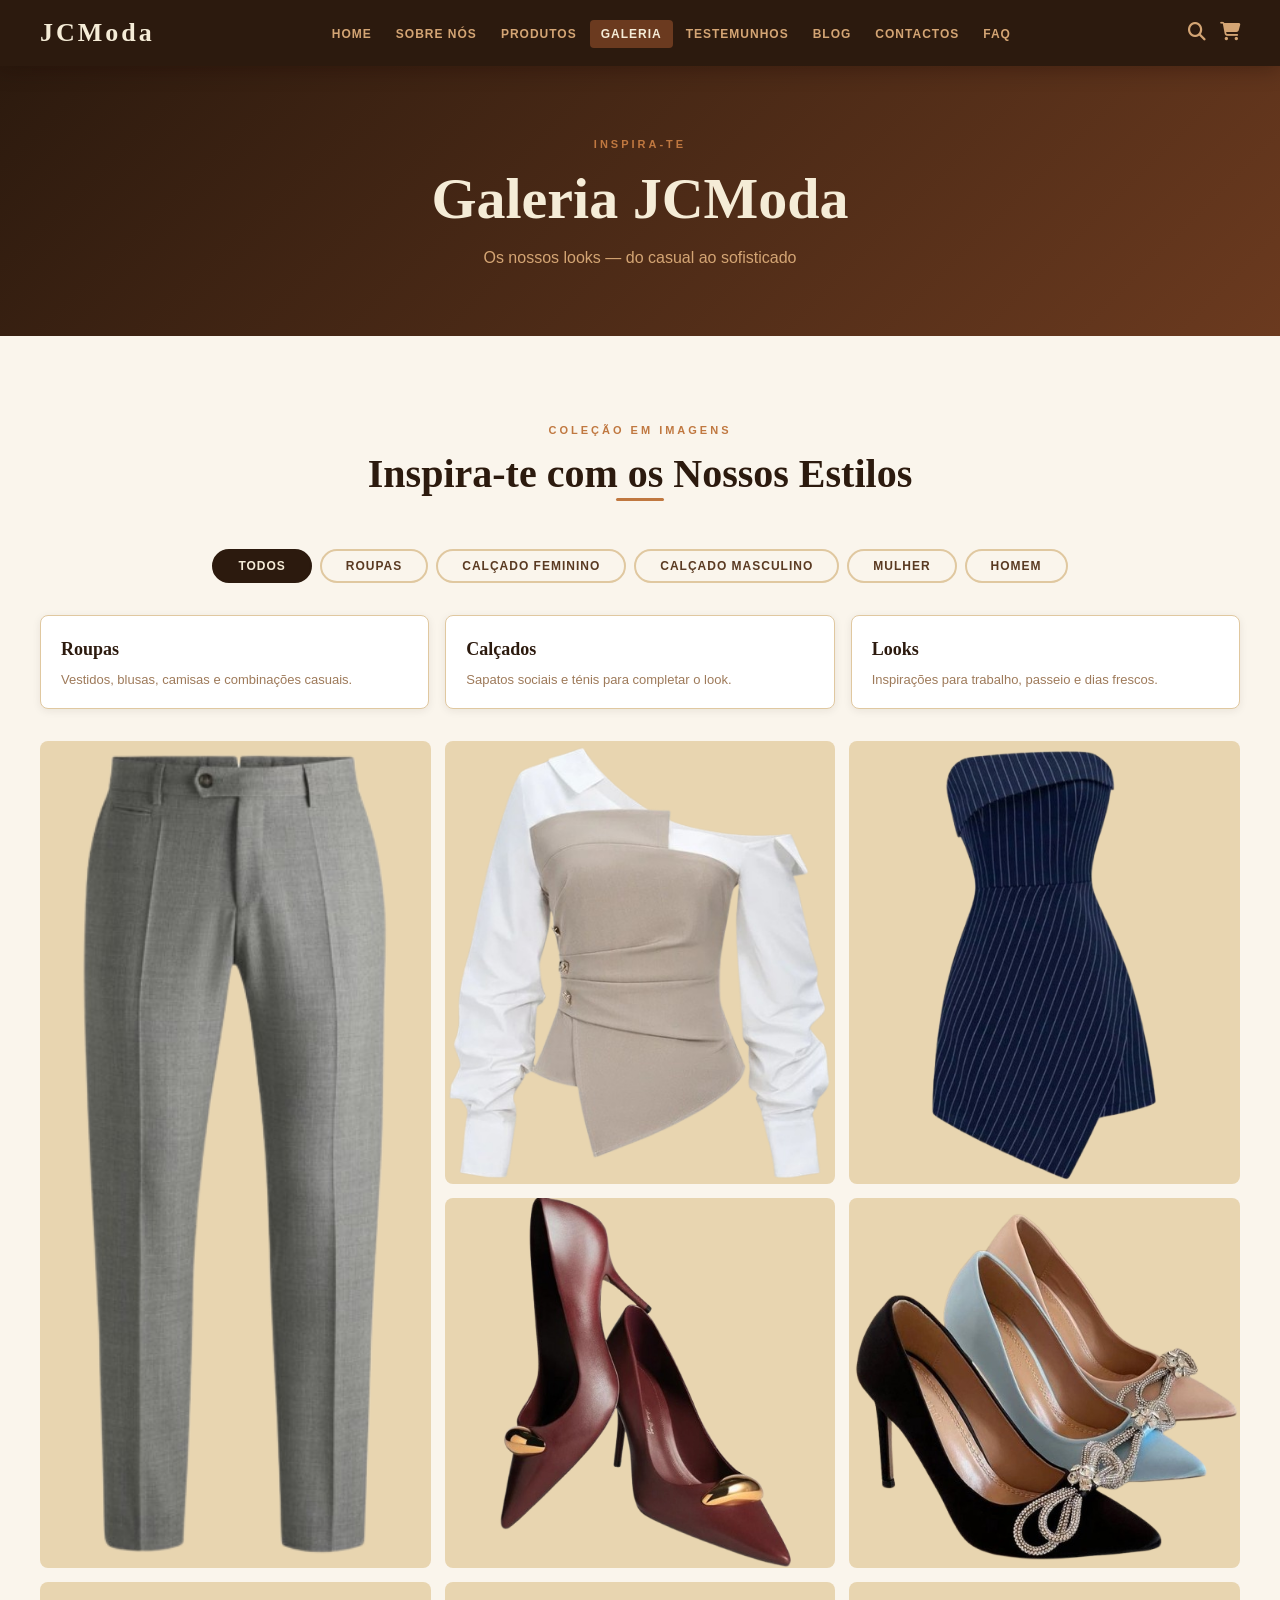
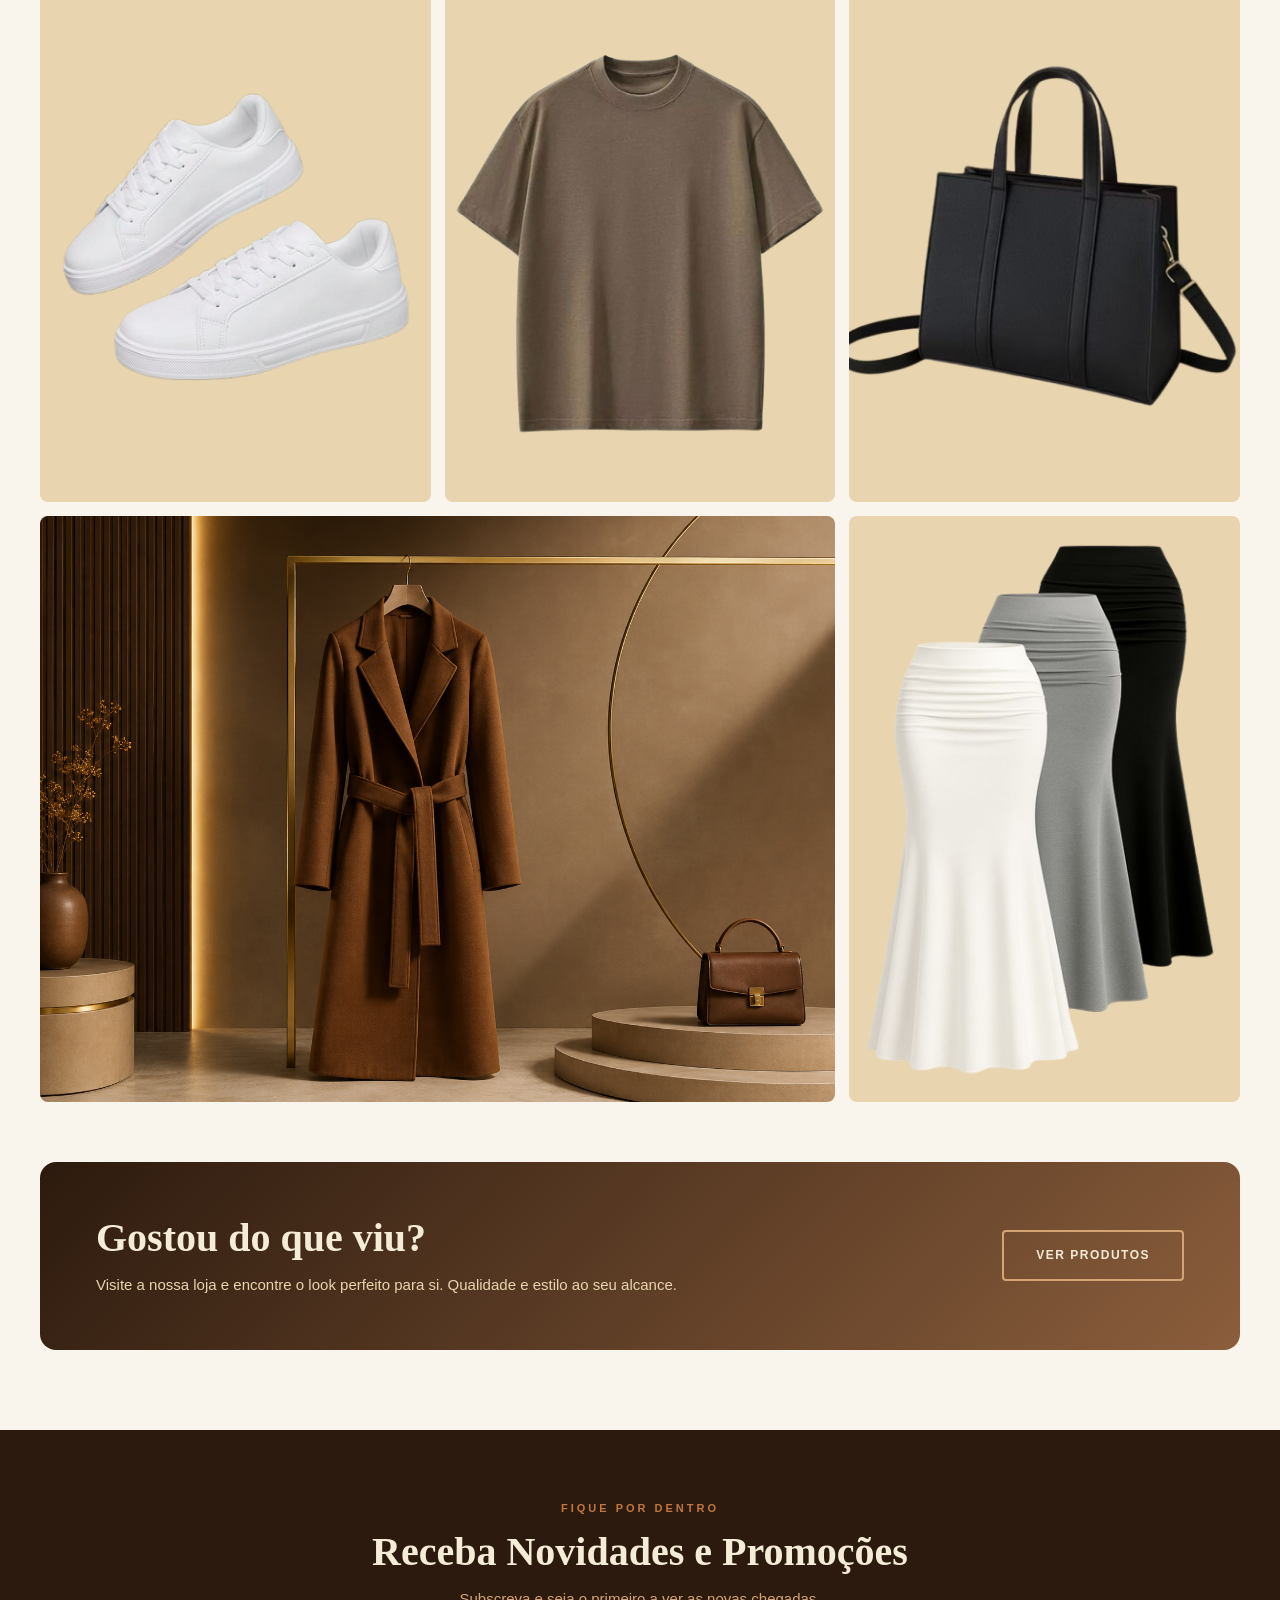
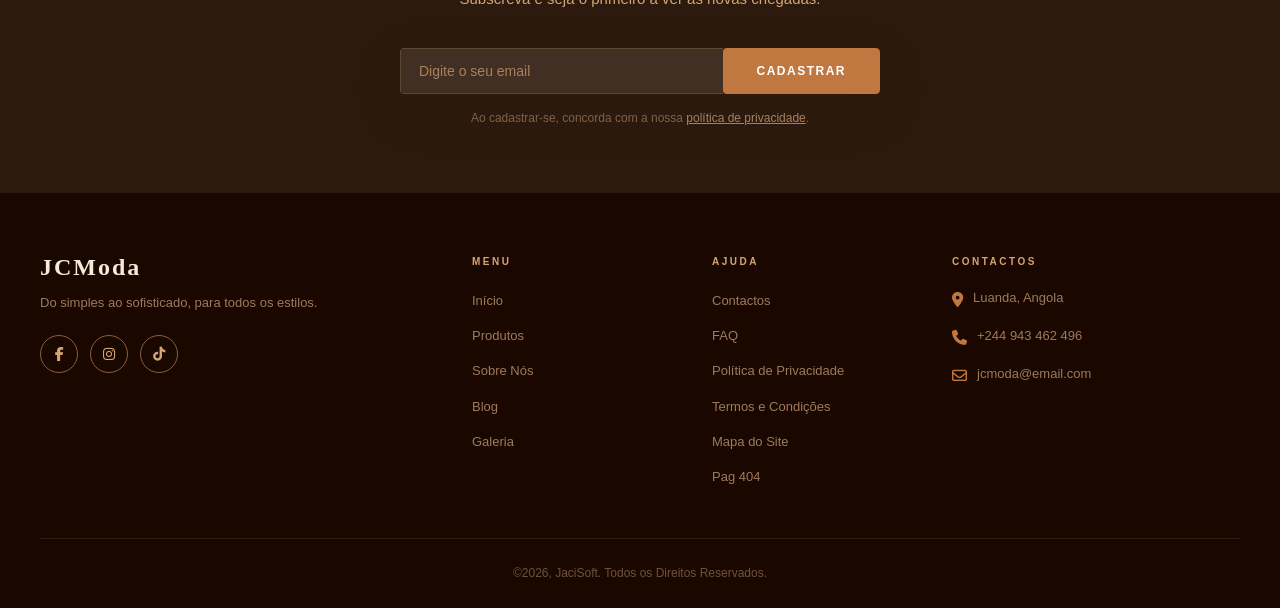
<file: html/galeria.html>
<!DOCTYPE html>
<html lang="pt-AO">

<head>
    <meta charset="UTF-8">
    <meta name="viewport" content="width=device-width, initial-scale=1.0">
    <meta name="description" content="Galeria JCModa — inspire-se com os nossos looks e estilos. Roupas e calçados para todos os momentos em Luanda.">
    <meta name="keywords" content="galeria JCModa, looks moda Angola, fotos roupas Luanda, estilo moda">
    <meta name="author" content="JaciSoft">
    <title>Galeria — JCModa</title>
    <link rel="stylesheet" href="https://cdnjs.cloudflare.com/ajax/libs/font-awesome/6.5.0/css/all.min.css">
    <link rel="stylesheet" href="../css/global.css">
    <link rel="stylesheet" href="../css/galeria.css">
    <!-- Google tag (gtag.js) -->
    <script async src="https://www.googletagmanager.com/gtag/js?id=G-6DE4TYYF7L"></script>

    <script>
        window.dataLayer = window.dataLayer || [];

        function gtag() {
            dataLayer.push(arguments);
        }
        gtag('js', new Date());

        gtag('config', 'G-6DE4TYYF7L');
    </script>
</head>

<body>
    <!-- NAVEGAÇÃO -->
    <header>
        <nav class="nav">
            <div class="contentor nav__interior">
                <a href="index.html" class="nav__logo">JCModa</a>
                <ul class="nav__lista">
                    <li><a href="index.html">Home</a></li>
                    <li><a href="sobre.html">Sobre Nós</a></li>
                    <li><a href="produtos.html">Produtos</a></li>
                    <li><a href="galeria.html" class="pagina-atual">Galeria</a></li>
                    <li><a href="testemunhos.html">Testemunhos</a></li>
                    <li><a href="blog.html">Blog</a></li>
                    <li><a href="contactos.html">Contactos</a></li>
                    <li><a href="faq.html">FAQ</a></li>
                </ul>
                <div class="nav__icones">
                    <span class="nav__icone" title="Pesquisar"><i class="fa-solid fa-magnifying-glass"></i></span>
                    <span class="nav__icone" title="Carrinho"><i class="fa-solid fa-cart-shopping"></i></span>
                </div>
            </div>
        </nav>
    </header>

    <main>

        <!-- CABEÇALHO DA PÁGINA -->
        <section class="cabecalho-pagina">
            <div class="contentor">
                <span class="rotulo">Inspira-te</span>
                <h1>Galeria JCModa</h1>
                <p>Os nossos looks — do casual ao sofisticado</p>
            </div>
        </section>


        <!-- GALERIA -->
        <section class="secao">
            <div class="contentor">

                <div class="secao-centrada">
                    <span class="rotulo">Coleção em imagens</span>
                    <h2>Inspira-te com os Nossos Estilos</h2>
                    <div class="linha-titulo linha-titulo--centrada"></div>
                </div>

                <!-- Filtros rápidos -->
                <div class="filtros">
                    <button class="filtros__aba selecionada" data-filtro-galeria="todos">Todos</button>
                    <button class="filtros__aba" data-filtro-galeria="roupas">Roupas</button>
                    <button class="filtros__aba" data-filtro-galeria="calcado-feminino">Calçado feminino</button>
                    <button class="filtros__aba" data-filtro-galeria="calcado-masculino">Calçado masculino</button>
                    <button class="filtros__aba" data-filtro-galeria="mulher">Mulher</button>
                    <button class="filtros__aba" data-filtro-galeria="homem">Homem</button>
                </div>

                <div class="galeria-secoes">
                    <div class="galeria-secoes__item">
                        <span>Roupas</span>
                        <p>Vestidos, blusas, camisas e combinações casuais.</p>
                    </div>
                    <div class="galeria-secoes__item">
                        <span>Calçados</span>
                        <p>Sapatos sociais e ténis para completar o look.</p>
                    </div>
                    <div class="galeria-secoes__item">
                        <span>Looks</span>
                        <p>Inspirações para trabalho, passeio e dias frescos.</p>
                    </div>
                </div>

                <!-- Grelha de imagens -->
                <div class="galeria">

                    <div class="galeria__item galeria__item--alto" data-categorias="roupas homem frio">
                        <img src="../img/gal1.png" alt="Look JCModa — casaco caramel elegante">
                        <div class="galeria__legenda">
                            <span class="galeria__legenda-texto">Look Outono</span>
                        </div>
                    </div>

                    <div class="galeria__item" data-categorias="roupas mulher formal">
                        <img src="../img/gal2.png" alt="Look JCModa — traje formal castanho">
                        <div class="galeria__legenda">
                            <span class="galeria__legenda-texto">Formal</span>
                        </div>
                    </div>

                    <div class="galeria__item" data-categorias=" mulher casual">
                        <img src="../img/gal3.png" alt="Look JCModa — conjunto nude elegante">
                        <div class="galeria__legenda">
                            <span class="galeria__legenda-texto">Casual Chic</span>
                        </div>
                    </div>

                    <div class="galeria__item" data-categorias="calcado-feminino mulher formal">
                        <img src="../img/gal4.png" alt="JCModa — colecção de calçados castanhos">
                        <div class="galeria__legenda">
                            <span class="galeria__legenda-texto">Calçados</span>
                        </div>
                    </div>

                    <div class="galeria__item" data-categorias=" calcado-feminino mulher casual">
                        <img src="../img/gal11.png" alt="Casal em looks JCModa combinados">
                        <div class="galeria__legenda">
                            <span class="galeria__legenda-texto">Look Casal</span>
                        </div>
                    </div>
                    <div class="galeria__item" data-categorias="calcado-feminino calcado-masculino homem mulher casual">
                        <img src="../img/prod-tenisC.png" alt="Casal em looks JCModa combinados">
                        <div class="galeria__legenda">
                            <span class="galeria__legenda-texto">Look Casal</span>
                        </div>
                    </div>
                    <div class="galeria__item" data-categorias="roupas homem mulher casual">
                        <img src="../img/prod_tshirt.png" alt="Casal em looks JCModa combinados">
                        <div class="galeria__legenda">
                            <span class="galeria__legenda-texto">Look Casal</span>
                        </div>
                    </div>
                    <div class="galeria__item" data-categorias=" mulher frio">
                        <img src="../img/gal8.png" alt="Casal em looks JCModa combinados">
                        <div class="galeria__legenda">
                            <span class="galeria__legenda-texto">Look Casal</span>
                        </div>
                    </div>

                    <div class="galeria__item galeria__item--largo" data-categorias="roupas mulher vestidos formal">
                        <img src="../img/gal9.png" alt="Look JCModa — vestido elegante com acessórios">
                        <div class="galeria__legenda">
                            <span class="galeria__legenda-texto">Look Noite</span>
                        </div>
                    </div>

                    <div class="galeria__item galeria__item--alto" data-categorias="roupas mulher frio">
                        <img src="../img/gal10.png" alt="Look JCModa — casaco caramel elegante">
                        <div class="galeria__legenda">
                            <span class="galeria__legenda-texto">Look Outono</span>
                        </div>
                    </div>

                </div>

                <!-- Caixa de chamada para acção -->
                <div class="galeria-cta">
                    <div class="galeria-cta__conteudo">
                        <h2 class="galeria-cta__titulo">Gostou do que viu?</h2>
                        <p class="galeria-cta__texto">
                            Visite a nossa loja e encontre o look perfeito para si. Qualidade e estilo ao seu alcance.
                        </p>
                    </div>
                    <a href="produtos.html" class="botao botao--contorno-claro">Ver Produtos</a>
                </div>

            </div>
        </section>


        <!-- NEWSLETTER -->
        <section class="newsletter">
            <div class="contentor">
                <span class="rotulo">Fique por dentro</span>
                <h2>Receba Novidades e Promoções</h2>
                <p class="newsletter__descricao">
                    Subscreva e seja o primeiro a ver as novas chegadas.
                </p>
                <form class="newsletter__formulario" action="#" method="post">
                    <input class="newsletter__email" type="email" name="email" placeholder="Digite o seu email" required>
                    <button type="submit" class="botao botao--principal">Cadastrar</button>
                </form>
                <p class="newsletter__nota">
                    Ao cadastrar-se, concorda com a nossa
                    <a href="privacidade.html">política de privacidade</a>.
                </p>
            </div>
        </section>

    </main>

    <!-- RODAPÉ -->
    <footer class="rodape">
        <div class="contentor">
            <div class="rodape__grelha">

                <div class="rodape__marca">
                    <h2>JCModa</h2>
                    <p>Do simples ao sofisticado, para todos os estilos.</p>
                    <div class="redes-sociais">
                        <a href="https://web.facebook.com/profile.php?id=61553687438290" class="redes-sociais__icone" target="_blank" rel="noopener" aria-label="Facebook"><i class="fa-brands fa-facebook-f"></i></a>
                        <a href="https://www.instagram.com/cutambicua/" class="redes-sociais__icone" target="_blank" rel="noopener" aria-label="Instagram"> <i class="fa-brands fa-instagram"></i></a>
                        <a href="https://www.tiktok.com/@jcmoda04" class="redes-sociais__icone" target="_blank" rel="noopener" aria-label="TikTok"><i class="fa-brands fa-tiktok"></i></a>
                    </div>
                </div>

                <nav class="rodape__coluna">
                    <span class="rodape__coluna-titulo">Menu</span>
                    <ul>
                        <li><a href="index.html">Início</a></li>
                        <li><a href="produtos.html">Produtos</a></li>
                        <li><a href="sobre.html">Sobre Nós</a></li>
                        <li><a href="blog.html">Blog</a></li>
                        <li><a href="galeria.html">Galeria</a></li>
                    </ul>
                </nav>

                <nav class="rodape__coluna">
                    <span class="rodape__coluna-titulo">Ajuda</span>
                    <ul>
                        <li><a href="contactos.html">Contactos</a></li>
                        <li><a href="faq.html">FAQ</a></li>
                        <li><a href="privacidade.html">Política de Privacidade</a></li>
                        <li><a href="termos.html">Termos e Condições</a></li>
                        <li><a href="sitemap.html">Mapa do Site</a></li>
                        <li><a href="404.html">Pag 404</a></li>
                    </ul>
                </nav>

                <div class="rodape__coluna">
                    <span class="rodape__coluna-titulo">Contactos</span>
                    <div class="rodape__contacto-item">
                        <span><i class="fa-solid fa-location-dot"></i></span>
                        <p>Luanda, Angola</p>
                    </div>
                    <div class="rodape__contacto-item">
                        <span><i class="fa-solid fa-phone"></i></span>
                        <p>+244 943 462 496</p>
                    </div>
                    <div class="rodape__contacto-item">
                        <span><i class="fa-regular fa-envelope"></i></span>
                        <p>jcmoda@email.com</p>
                    </div>
                </div>

            </div>
            <p class="rodape__direitos">&copy;2026, JaciSoft. Todos os Direitos Reservados.</p>
        </div>
    </footer>

    <script src="../js/site.js"></script>
    <script src="../js/galeria.js"></script>
</body>

</html>
</file>
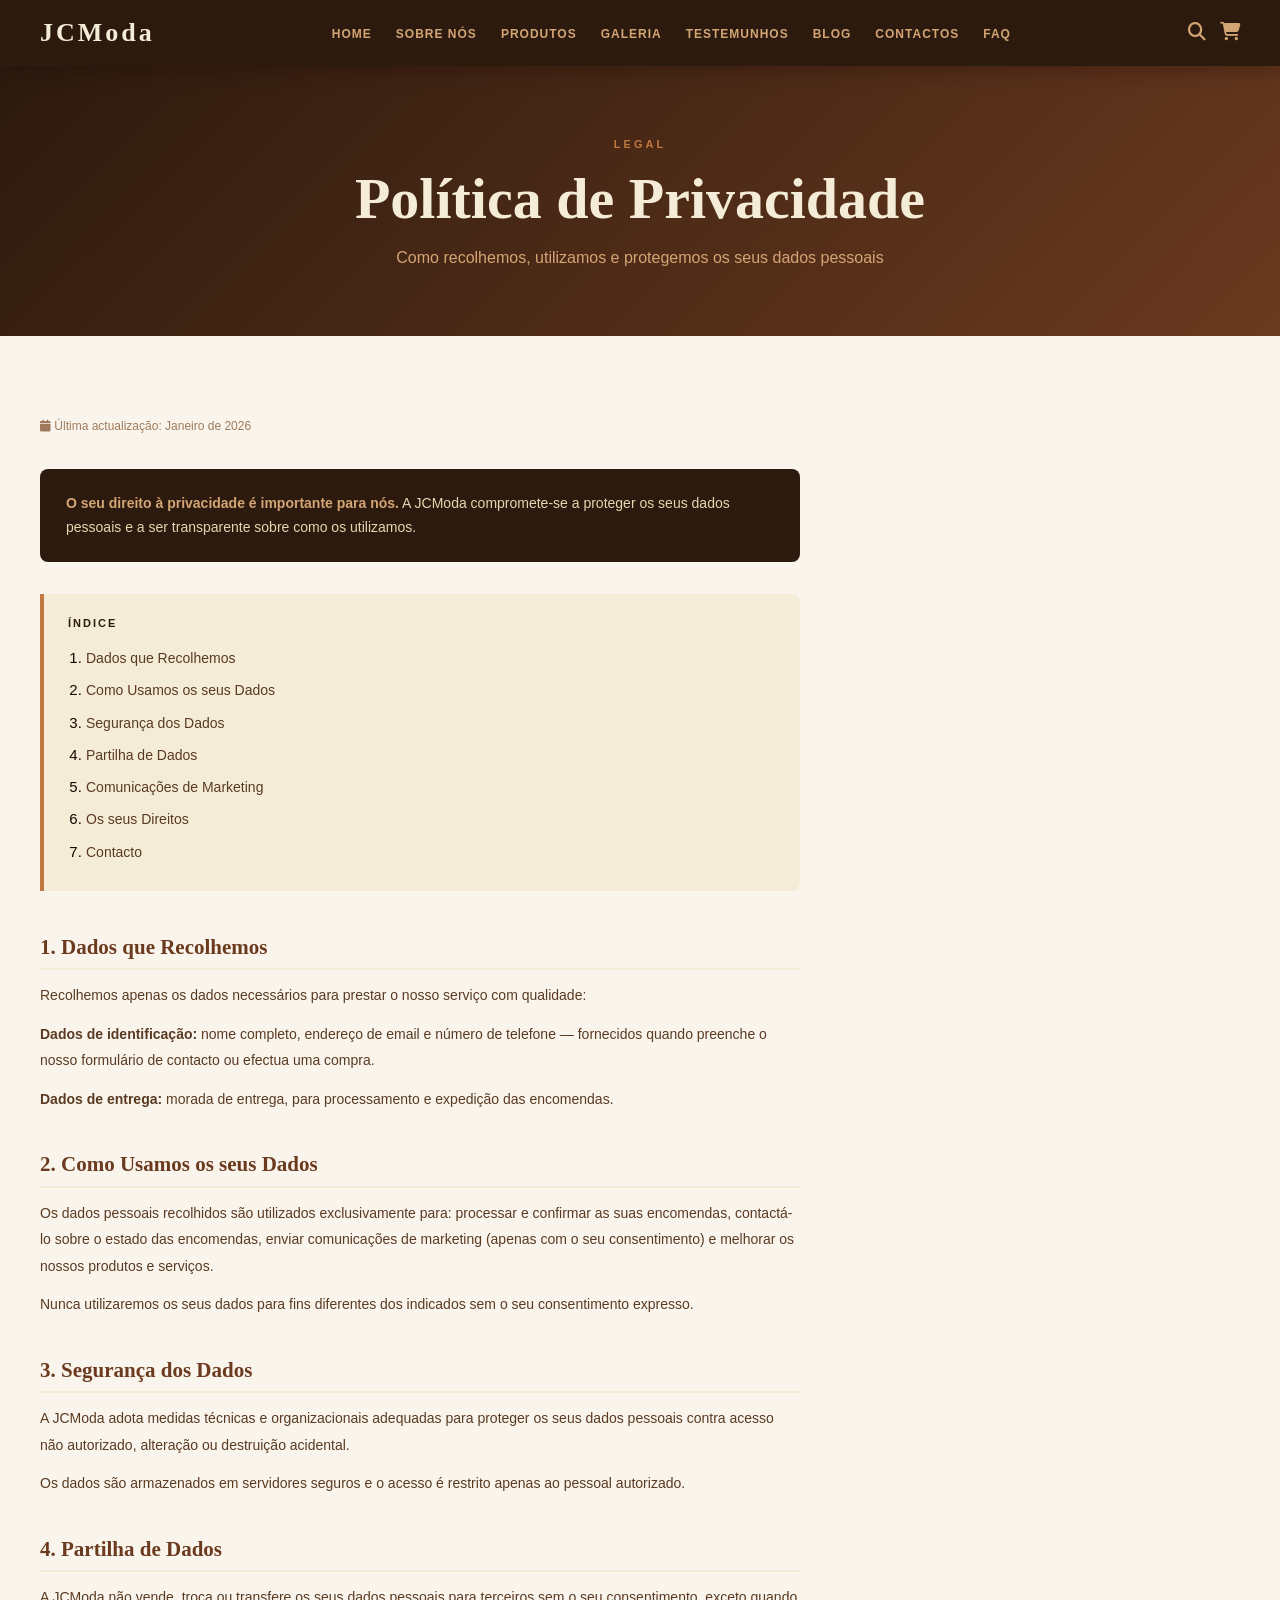
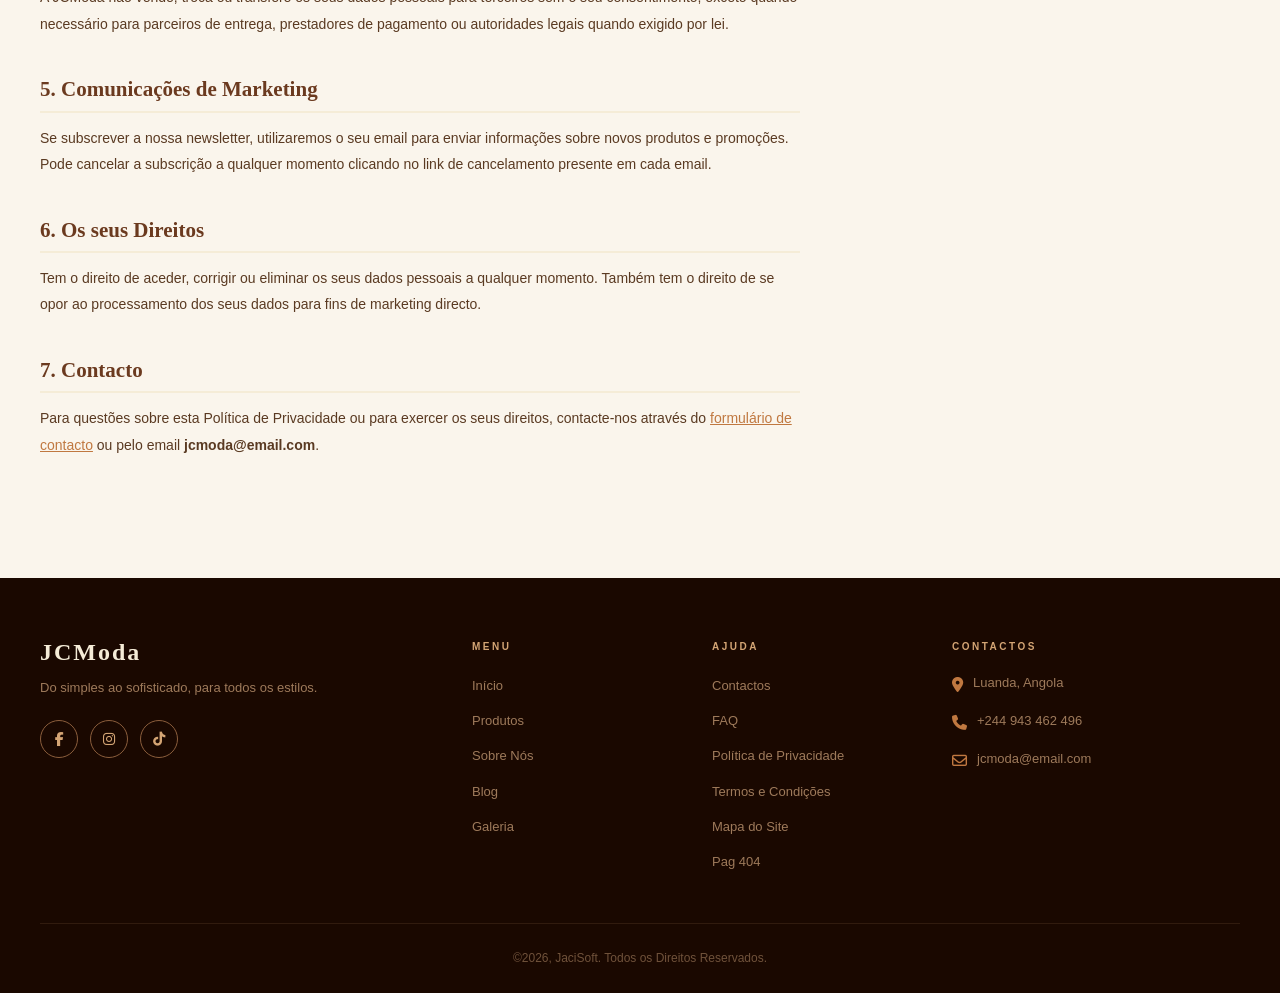
<file: html/privacidade.html>
<!DOCTYPE html>
<html lang="pt-AO">

<head>
    <meta charset="UTF-8">
    <meta name="viewport" content="width=device-width, initial-scale=1.0">
    <meta name="description" content="Política de Privacidade JCModa — como recolhemos, usamos e protegemos os seus dados pessoais em Angola.">
    <meta name="keywords" content="política privacidade JCModa, dados pessoais Angola, protecção dados moda">
    <meta name="author" content="JaciSoft">
    <title>Política de Privacidade — JCModa</title>
    <link rel="stylesheet" href="https://cdnjs.cloudflare.com/ajax/libs/font-awesome/6.5.0/css/all.min.css">
    <link rel="stylesheet" href="../css/global.css">
    <link rel="stylesheet" href="../css/privacidade.css">
    <!-- Google tag (gtag.js) -->
    <script async src="https://www.googletagmanager.com/gtag/js?id=G-6DE4TYYF7L"></script>

    <script>
        window.dataLayer = window.dataLayer || [];

        function gtag() {
            dataLayer.push(arguments);
        }
        gtag('js', new Date());

        gtag('config', 'G-6DE4TYYF7L');
    </script>
</head>

<body>

    <!-- NAVEGAÇÃO -->
    <header>
        <nav class="nav">
            <div class="contentor nav__interior">
                <a href="index.html" class="nav__logo">JCModa</a>
                <ul class="nav__lista">
                    <li><a href="index.html">Home</a></li>
                    <li><a href="sobre.html">Sobre Nós</a></li>
                    <li><a href="produtos.html">Produtos</a></li>
                    <li><a href="galeria.html">Galeria</a></li>
                    <li><a href="testemunhos.html">Testemunhos</a></li>
                    <li><a href="blog.html">Blog</a></li>
                    <li><a href="contactos.html">Contactos</a></li>
                    <li><a href="faq.html">FAQ</a></li>
                </ul>
                <div class="nav__icones">
                    <span class="nav__icone" title="Pesquisar"><i class="fa-solid fa-magnifying-glass"></i></span>
                    <span class="nav__icone" title="Carrinho"><i class="fa-solid fa-cart-shopping"></i></span>
                </div>
            </div>
        </nav>
    </header>

    <main>

        <!-- CABEÇALHO DA PÁGINA -->
        <section class="cabecalho-pagina">
            <div class="contentor">
                <span class="rotulo">Legal</span>
                <h1>Política de Privacidade</h1>
                <p>Como recolhemos, utilizamos e protegemos os seus dados pessoais</p>
            </div>
        </section>

        <!-- CONTEÚDO -->
        <section class="secao">
            <div class="contentor">
                <div class="documento">

                    <p class="data-atualizacao"><i class="fa-solid fa-calendar"></i> Última actualização: Janeiro de 2026</p>

                    <!-- Aviso de destaque -->
                    <div class="aviso-privacidade">
                        <p>
                            <strong>O seu direito à privacidade é importante para nós.</strong> A JCModa compromete-se a proteger os seus dados pessoais e a ser transparente sobre como os utilizamos.
                        </p>
                    </div>

                    <!-- Índice -->
                    <div class="indice">
                        <span class="indice__titulo">Índice</span>
                        <ol class="indice__lista">
                            <li><a href="#dados">Dados que Recolhemos</a></li>
                            <li><a href="#uso">Como Usamos os seus Dados</a></li>
                            <li><a href="#seguranca">Segurança dos Dados</a></li>
                            <li><a href="#partilha">Partilha de Dados</a></li>
                            <li><a href="#comunicacao">Comunicações de Marketing</a></li>
                            <li><a href="#direitos">Os seus Direitos</a></li>
                            <li><a href="#contacto-priv">Contacto</a></li>
                        </ol>
                    </div>

                    <div class="documento__secao" id="dados">
                        <h2 class="documento__titulo-secao">1. Dados que Recolhemos</h2>
                        <p class="documento__paragrafo">
                            Recolhemos apenas os dados necessários para prestar o nosso serviço com qualidade:
                        </p>
                        <p class="documento__paragrafo">
                            <strong>Dados de identificação:</strong> nome completo, endereço de email e número de telefone — fornecidos quando preenche o nosso formulário de contacto ou efectua uma compra.
                        </p>
                        <p class="documento__paragrafo">
                            <strong>Dados de entrega:</strong> morada de entrega, para processamento e expedição das encomendas.
                        </p>
                    </div>

                    <div class="documento__secao" id="uso">
                        <h2 class="documento__titulo-secao">2. Como Usamos os seus Dados</h2>
                        <p class="documento__paragrafo">
                            Os dados pessoais recolhidos são utilizados exclusivamente para: processar e confirmar as suas encomendas, contactá-lo sobre o estado das encomendas, enviar comunicações de marketing (apenas com o seu consentimento) e melhorar os nossos produtos e serviços.
                        </p>
                        <p class="documento__paragrafo">
                            Nunca utilizaremos os seus dados para fins diferentes dos indicados sem o seu consentimento expresso.
                        </p>
                    </div>

                    <div class="documento__secao" id="seguranca">
                        <h2 class="documento__titulo-secao">3. Segurança dos Dados</h2>
                        <p class="documento__paragrafo">
                            A JCModa adota medidas técnicas e organizacionais adequadas para proteger os seus dados pessoais contra acesso não autorizado, alteração ou destruição acidental.
                        </p>
                        <p class="documento__paragrafo">
                            Os dados são armazenados em servidores seguros e o acesso é restrito apenas ao pessoal autorizado.
                        </p>
                    </div>

                    <div class="documento__secao" id="partilha">
                        <h2 class="documento__titulo-secao">4. Partilha de Dados</h2>
                        <p class="documento__paragrafo">
                            A JCModa não vende, troca ou transfere os seus dados pessoais para terceiros sem o seu consentimento, exceto quando necessário para parceiros de entrega, prestadores de pagamento ou autoridades legais quando exigido por lei.
                        </p>
                    </div>

                    <div class="documento__secao" id="comunicacao">
                        <h2 class="documento__titulo-secao">5. Comunicações de Marketing</h2>
                        <p class="documento__paragrafo">
                            Se subscrever a nossa newsletter, utilizaremos o seu email para enviar informações sobre novos produtos e promoções. Pode cancelar a subscrição a qualquer momento clicando no link de cancelamento presente em cada email.
                        </p>
                    </div>

                    <div class="documento__secao" id="direitos">
                        <h2 class="documento__titulo-secao">6. Os seus Direitos</h2>
                        <p class="documento__paragrafo">
                            Tem o direito de aceder, corrigir ou eliminar os seus dados pessoais a qualquer momento. Também tem o direito de se opor ao processamento dos seus dados para fins de marketing directo.
                        </p>
                    </div>

                    <div class="documento__secao" id="contacto-priv">
                        <h2 class="documento__titulo-secao">7. Contacto</h2>
                        <p class="documento__paragrafo">
                            Para questões sobre esta Política de Privacidade ou para exercer os seus direitos, contacte-nos através do
                            <a class="documento__link" href="contactos.html">formulário de contacto</a> ou pelo email <strong>jcmoda@email.com</strong>.
                        </p>
                    </div>

                </div>
            </div>
        </section>

    </main>


    <!-- RODAPÉ -->
    <footer class="rodape">
        <div class="contentor">
            <div class="rodape__grelha">

                <div class="rodape__marca">
                    <h2>JCModa</h2>
                    <p>Do simples ao sofisticado, para todos os estilos.</p>
                    <div class="redes-sociais">
                        <a href="https://web.facebook.com/profile.php?id=61553687438290" class="redes-sociais__icone" target="_blank" rel="noopener" aria-label="Facebook"><i class="fa-brands fa-facebook-f"></i></a>
                        <a href="https://www.instagram.com/cutambicua/" class="redes-sociais__icone" target="_blank" rel="noopener" aria-label="Instagram"> <i class="fa-brands fa-instagram"></i></a>
                        <a href="https://www.tiktok.com/@jcmoda04" class="redes-sociais__icone" target="_blank" rel="noopener" aria-label="TikTok"><i class="fa-brands fa-tiktok"></i></a>
                    </div>
                </div>

                <nav class="rodape__coluna">
                    <span class="rodape__coluna-titulo">Menu</span>
                    <ul>
                        <li><a href="index.html">Início</a></li>
                        <li><a href="produtos.html">Produtos</a></li>
                        <li><a href="sobre.html">Sobre Nós</a></li>
                        <li><a href="blog.html">Blog</a></li>
                        <li><a href="galeria.html">Galeria</a></li>
                    </ul>
                </nav>

                <nav class="rodape__coluna">
                    <span class="rodape__coluna-titulo">Ajuda</span>
                    <ul>
                        <li><a href="contactos.html">Contactos</a></li>
                        <li><a href="faq.html">FAQ</a></li>
                        <li><a href="privacidade.html">Política de Privacidade</a></li>
                        <li><a href="termos.html">Termos e Condições</a></li>
                        <li><a href="sitemap.html">Mapa do Site</a></li>
                        <li><a href="404.html">Pag 404</a></li>
                    </ul>
                </nav>

                <div class="rodape__coluna">
                    <span class="rodape__coluna-titulo">Contactos</span>
                    <div class="rodape__contacto-item">
                        <span><i class="fa-solid fa-location-dot"></i></span>
                        <p>Luanda, Angola</p>
                    </div>
                    <div class="rodape__contacto-item">
                        <span><i class="fa-solid fa-phone"></i></span>
                        <p>+244 943 462 496</p>
                    </div>
                    <div class="rodape__contacto-item">
                        <span><i class="fa-regular fa-envelope"></i></span>
                        <p>jcmoda@email.com</p>
                    </div>
                </div>

            </div>
            <p class="rodape__direitos">&copy;2026, JaciSoft. Todos os Direitos Reservados.</p>
        </div>
    </footer>

    <script src="../js/site.js"></script>
</body>

</html>
</file>
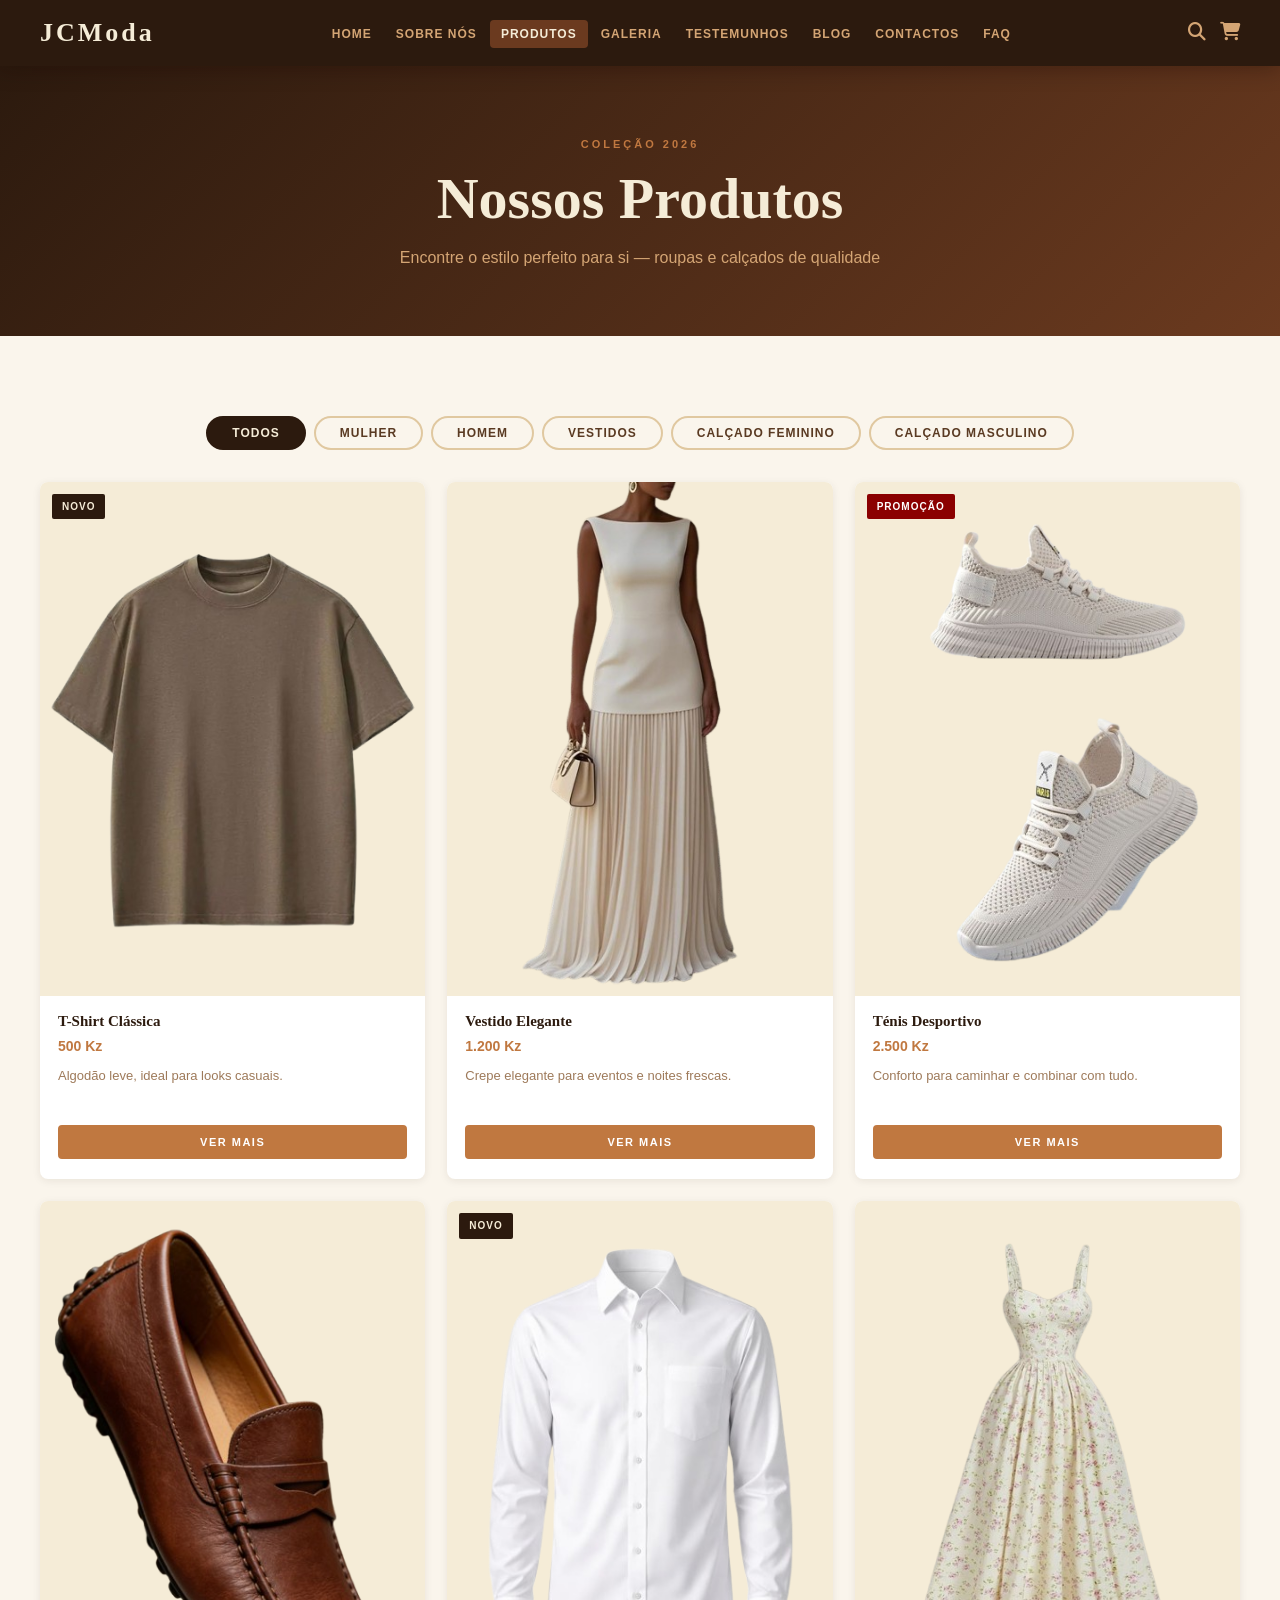
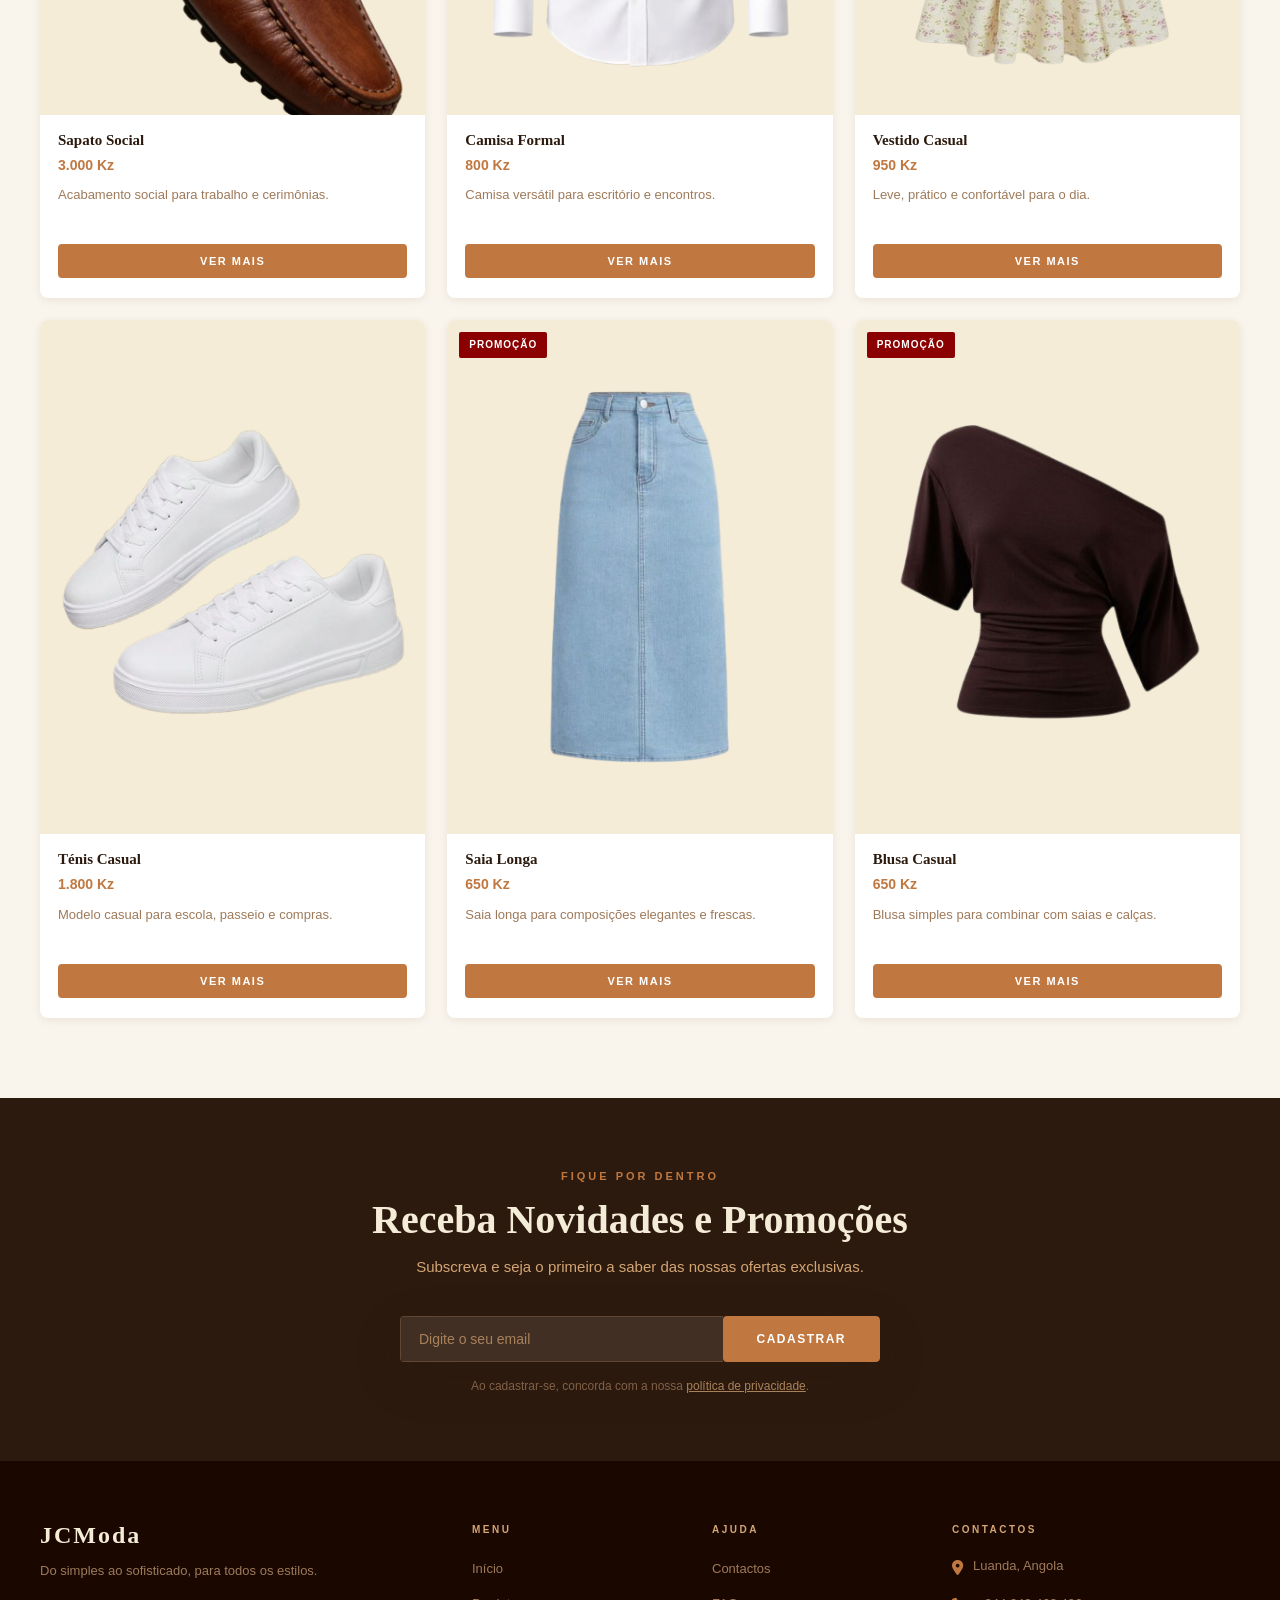
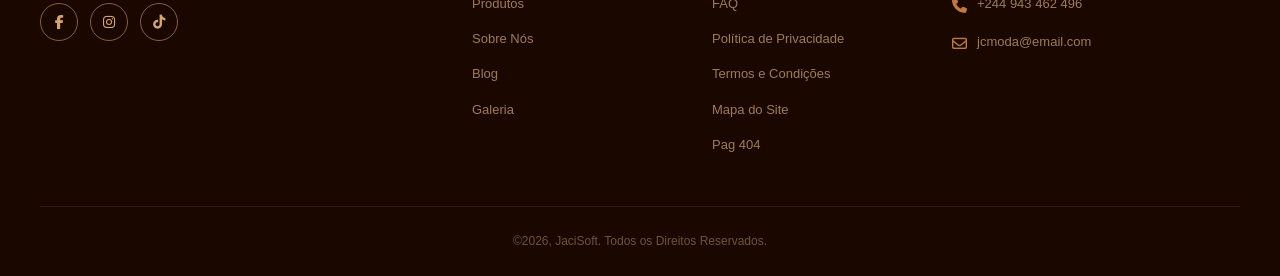
<file: html/produtos.html>
<!DOCTYPE html>
<html lang="pt-AO">

<head>
    <meta charset="UTF-8">
    <meta name="viewport" content="width=device-width, initial-scale=1.0">
    <meta name="description" content="Explore a coleção completa JCModa — roupas e calçados de qualidade para todos os estilos. Entrega em toda Angola.">
    <meta name="keywords" content="roupas Angola, calçados Luanda, comprar moda Angola, JCModa loja">
    <meta name="author" content="JaciSoft">
    <title>Produtos — JCModa</title>
    <link rel="stylesheet" href="https://cdnjs.cloudflare.com/ajax/libs/font-awesome/6.5.0/css/all.min.css">
    <link rel="stylesheet" href="../css/global.css">
    <link rel="stylesheet" href="../css/produtos.css">
    <!-- Google tag (gtag.js) -->
    <script async src="https://www.googletagmanager.com/gtag/js?id=G-6DE4TYYF7L"></script>

    <script>
        window.dataLayer = window.dataLayer || [];

        function gtag() {
            dataLayer.push(arguments);
        }
        gtag('js', new Date());

        gtag('config', 'G-6DE4TYYF7L');
    </script>
</head>

<body>

    <!-- NAVEGAÇÃO -->
    <header>
        <nav class="nav">
            <div class="contentor nav__interior">
                <a href="index.html" class="nav__logo">JCModa</a>
                <ul class="nav__lista">
                    <li><a href="index.html">Home</a></li>
                    <li><a href="sobre.html">Sobre Nós</a></li>
                    <li><a href="produtos.html" class="pagina-atual">Produtos</a></li>
                    <li><a href="galeria.html">Galeria</a></li>
                    <li><a href="testemunhos.html">Testemunhos</a></li>
                    <li><a href="blog.html">Blog</a></li>
                    <li><a href="contactos.html">Contactos</a></li>
                    <li><a href="faq.html">FAQ</a></li>
                </ul>
                <div class="nav__icones">
                    <span class="nav__icone" title="Pesquisar"><i class="fa-solid fa-magnifying-glass"></i></span>
                    <span class="nav__icone" title="Carrinho"><i class="fa-solid fa-cart-shopping"></i></span>
                </div>
            </div>
        </nav>
    </header>

    <main>

        <!-- CABEÇALHO DA PÁGINA -->
        <section class="cabecalho-pagina">
            <div class="contentor">
                <span class="rotulo">Coleção 2026</span>
                <h1>Nossos Produtos</h1>
                <p>Encontre o estilo perfeito para si — roupas e calçados de qualidade</p>
            </div>
        </section>


        <!-- ÁREA DE PRODUTOS -->
        <section class="secao">
            <div class="contentor">

                <!-- Filtros rápidos no topo -->
                <div class="filtros">
                    <button class="filtros__aba selecionada" data-filtro-produto="todos">Todos</button>
                    <button class="filtros__aba" data-filtro-produto="mulher">Mulher</button>
                    <button class="filtros__aba" data-filtro-produto="homem">Homem</button>
                    <button class="filtros__aba" data-filtro-produto="vestidos">Vestidos</button>
                    <button class="filtros__aba" data-filtro-produto="calcado-feminino">Calçado feminino</button>
                    <button class="filtros__aba" data-filtro-produto="calcado-masculino">Calçado masculino</button>
                </div>

                <!-- Layout: sidebar à esquerda, produtos à direita -->

                <!-- ÁREA DE PRODUTOS -->
                <div class="area-produtos">

                    <!-- Grelha de produtos -->
                    <div class="area-produtos__grelha">

                        <article class="produto" data-categorias="roupas homem mulher casual">
                            <span class="produto__etiqueta produto__etiqueta--novo">Novo</span>
                            <div class="produto__foto">
                                <img src="../img/prod_tshirt.png" alt="T-Shirt clássica castanha">
                            </div>
                            <div class="produto__info">
                                <h4 class="produto__nome">T-Shirt Clássica</h4>
                                <p class="produto__preco">500 Kz</p>
                                <p class="produto__resumo">Algodão leve, ideal para looks casuais.</p>
                                <button type="button" class="botao botao--principal botao--pequeno botao--completo js-ver-produto">Ver Mais</button>
                            </div>
                        </article>

                        <article class="produto" data-categorias="roupas mulher vestidos frio">
                            <div class="produto__foto">
                                <img src="../img/prod-dress.png" alt="Vestido elegante caramel">
                            </div>
                            <div class="produto__info">
                                <h4 class="produto__nome">Vestido Elegante</h4>
                                <p class="produto__preco">1.200 Kz</p>
                                <p class="produto__resumo">Crepe elegante para eventos e noites frescas.</p>
                                <button type="button" class="botao botao--principal botao--pequeno botao--completo js-ver-produto">Ver Mais</button>
                            </div>
                        </article>

                        <article class="produto" data-categorias="calcado-feminino calcado-masculino homem mulher casual">
                            <span class="produto__etiqueta produto__etiqueta--promocao">Promoção</span>
                            <div class="produto__foto">
                                <img src="../img/prod-shoes.png" alt="Ténis desportivo branco">
                            </div>
                            <div class="produto__info">
                                <h4 class="produto__nome">Ténis Desportivo</h4>
                                <p class="produto__preco">2.500 Kz</p>
                                <p class="produto__resumo">Conforto para caminhar e combinar com tudo.</p>
                                <button type="button" class="botao botao--principal botao--pequeno botao--completo js-ver-produto">Ver Mais</button>
                            </div>
                        </article>

                        <article class="produto" data-categorias="calcado-masculino homem formal">
                            <div class="produto__foto">
                                <img src="../img/prod-shoe.png" alt="Sapato social castanho">
                            </div>
                            <div class="produto__info">
                                <h4 class="produto__nome">Sapato Social</h4>
                                <p class="produto__preco">3.000 Kz</p>
                                <p class="produto__resumo">Acabamento social para trabalho e cerimônias.</p>
                                <button type="button" class="botao botao--principal botao--pequeno botao--completo js-ver-produto">Ver Mais</button>
                            </div>
                        </article>

                        <article class="produto" data-categorias="roupas homem formal frio">
                            <span class="produto__etiqueta produto__etiqueta--novo">Novo</span>
                            <div class="produto__foto">
                                <img src="../img/prod-camisa.png" alt="Camisa formal branca">
                            </div>
                            <div class="produto__info">
                                <h4 class="produto__nome">Camisa Formal</h4>
                                <p class="produto__preco">800 Kz</p>
                                <p class="produto__resumo">Camisa versátil para escritório e encontros.</p>
                                <button type="button" class="botao botao--principal botao--pequeno botao--completo js-ver-produto">Ver Mais</button>
                            </div>
                        </article>

                        <article class="produto" data-categorias="roupas mulher vestidos casual">
                            <div class="produto__foto">
                                <img src="../img/prod-vestidoC.png" alt="Vestido casual">
                            </div>
                            <div class="produto__info">
                                <h4 class="produto__nome">Vestido Casual</h4>
                                <p class="produto__preco">950 Kz</p>
                                <p class="produto__resumo">Leve, prático e confortável para o dia.</p>
                                <button type="button" class="botao botao--principal botao--pequeno botao--completo js-ver-produto">Ver Mais</button>
                            </div>
                        </article>

                        <article class="produto" data-categorias="calcado-feminino calcado-masculino homem mulher casual">
                            <div class="produto__foto">
                                <img src="../img/prod-tenisC.png" alt="Ténis casual">
                            </div>
                            <div class="produto__info">
                                <h4 class="produto__nome">Ténis Casual</h4>
                                <p class="produto__preco">1.800 Kz</p>
                                <p class="produto__resumo">Modelo casual para escola, passeio e compras.</p>
                                <button type="button" class="botao botao--principal botao--pequeno botao--completo js-ver-produto">Ver Mais</button>
                            </div>
                        </article>

                        <article class="produto" data-categorias="roupas mulher frio casual">
                            <span class="produto__etiqueta produto__etiqueta--promocao">Promoção</span>
                            <div class="produto__foto">
                                <img src="../img/prod-saia.png" alt="T-Shirt premium">
                            </div>
                            <div class="produto__info">
                                <h4 class="produto__nome">Saia Longa</h4>
                                <p class="produto__preco">650 Kz</p>
                                <p class="produto__resumo">Saia longa para composições elegantes e frescas.</p>
                                <button type="button" class="botao botao--principal botao--pequeno botao--completo js-ver-produto">Ver Mais</button>
                            </div>
                        </article>
                        <article class="produto" data-categorias="roupas mulher casual frio">
                            <span class="produto__etiqueta produto__etiqueta--promocao">Promoção</span>
                            <div class="produto__foto">
                                <img src="../img/prod-blusa.png" alt="T-Shirt premium">
                            </div>
                            <div class="produto__info">
                                <h4 class="produto__nome">Blusa Casual</h4>
                                <p class="produto__preco">650 Kz</p>
                                <p class="produto__resumo">Blusa simples para combinar com saias e calças.</p>
                                <button type="button" class="botao botao--principal botao--pequeno botao--completo js-ver-produto">Ver Mais</button>
                            </div>
                        </article>

                    </div>

                </div>
            </div>
        </section>


        <!-- NEWSLETTER -->
        <section class="newsletter">
            <div class="contentor">
                <span class="rotulo">Fique por dentro</span>
                <h2>Receba Novidades e Promoções</h2>
                <p class="newsletter__descricao">
                    Subscreva e seja o primeiro a saber das nossas ofertas exclusivas.
                </p>
                <form class="newsletter__formulario" action="#" method="post">
                    <input class="newsletter__email" type="email" name="email" placeholder="Digite o seu email" required>
                    <button type="submit" class="botao botao--principal">Cadastrar</button>
                </form>
                <p class="newsletter__nota">
                    Ao cadastrar-se, concorda com a nossa
                    <a href="privacidade.html">política de privacidade</a>.
                </p>
            </div>
        </section>

    </main>

    <!-- RODAPÉ -->
    <footer class="rodape">
        <div class="contentor">
            <div class="rodape__grelha">

                <div class="rodape__marca">
                    <h2>JCModa</h2>
                    <p>Do simples ao sofisticado, para todos os estilos.</p>
                    <div class="redes-sociais">
                        <a href="https://web.facebook.com/profile.php?id=61553687438290" class="redes-sociais__icone" target="_blank" rel="noopener" aria-label="Facebook"><i class="fa-brands fa-facebook-f"></i></a>
                        <a href="https://www.instagram.com/cutambicua/" class="redes-sociais__icone" target="_blank" rel="noopener" aria-label="Instagram"> <i class="fa-brands fa-instagram"></i></a>
                        <a href="https://www.tiktok.com/@jcmoda04" class="redes-sociais__icone" target="_blank" rel="noopener" aria-label="TikTok"><i class="fa-brands fa-tiktok"></i></a>
                    </div>
                </div>

                <nav class="rodape__coluna">
                    <span class="rodape__coluna-titulo">Menu</span>
                    <ul>
                        <li><a href="index.html">Início</a></li>
                        <li><a href="produtos.html">Produtos</a></li>
                        <li><a href="sobre.html">Sobre Nós</a></li>
                        <li><a href="blog.html">Blog</a></li>
                        <li><a href="galeria.html">Galeria</a></li>
                    </ul>
                </nav>

                <nav class="rodape__coluna">
                    <span class="rodape__coluna-titulo">Ajuda</span>
                    <ul>
                        <li><a href="contactos.html">Contactos</a></li>
                        <li><a href="faq.html">FAQ</a></li>
                        <li><a href="privacidade.html">Política de Privacidade</a></li>
                        <li><a href="termos.html">Termos e Condições</a></li>
                        <li><a href="sitemap.html">Mapa do Site</a></li>
                        <li><a href="404.html">Pag 404</a></li>
                    </ul>
                </nav>

                <div class="rodape__coluna">
                    <span class="rodape__coluna-titulo">Contactos</span>
                    <div class="rodape__contacto-item">
                        <span><i class="fa-solid fa-location-dot"></i></span>
                        <p>Luanda, Angola</p>
                    </div>
                    <div class="rodape__contacto-item">
                        <span><i class="fa-solid fa-phone"></i></span>
                        <p>+244 943 462 496</p>
                    </div>
                    <div class="rodape__contacto-item">
                        <span><i class="fa-regular fa-envelope"></i></span>
                        <p>jcmoda@email.com</p>
                    </div>
                </div>

            </div>
            <p class="rodape__direitos">&copy;2026, JaciSoft. Todos os Direitos Reservados.</p>
        </div>
    </footer>

    <script src="../js/site.js"></script>
    <script src="../js/produtos.js"></script>
</body>

</html>
</file>
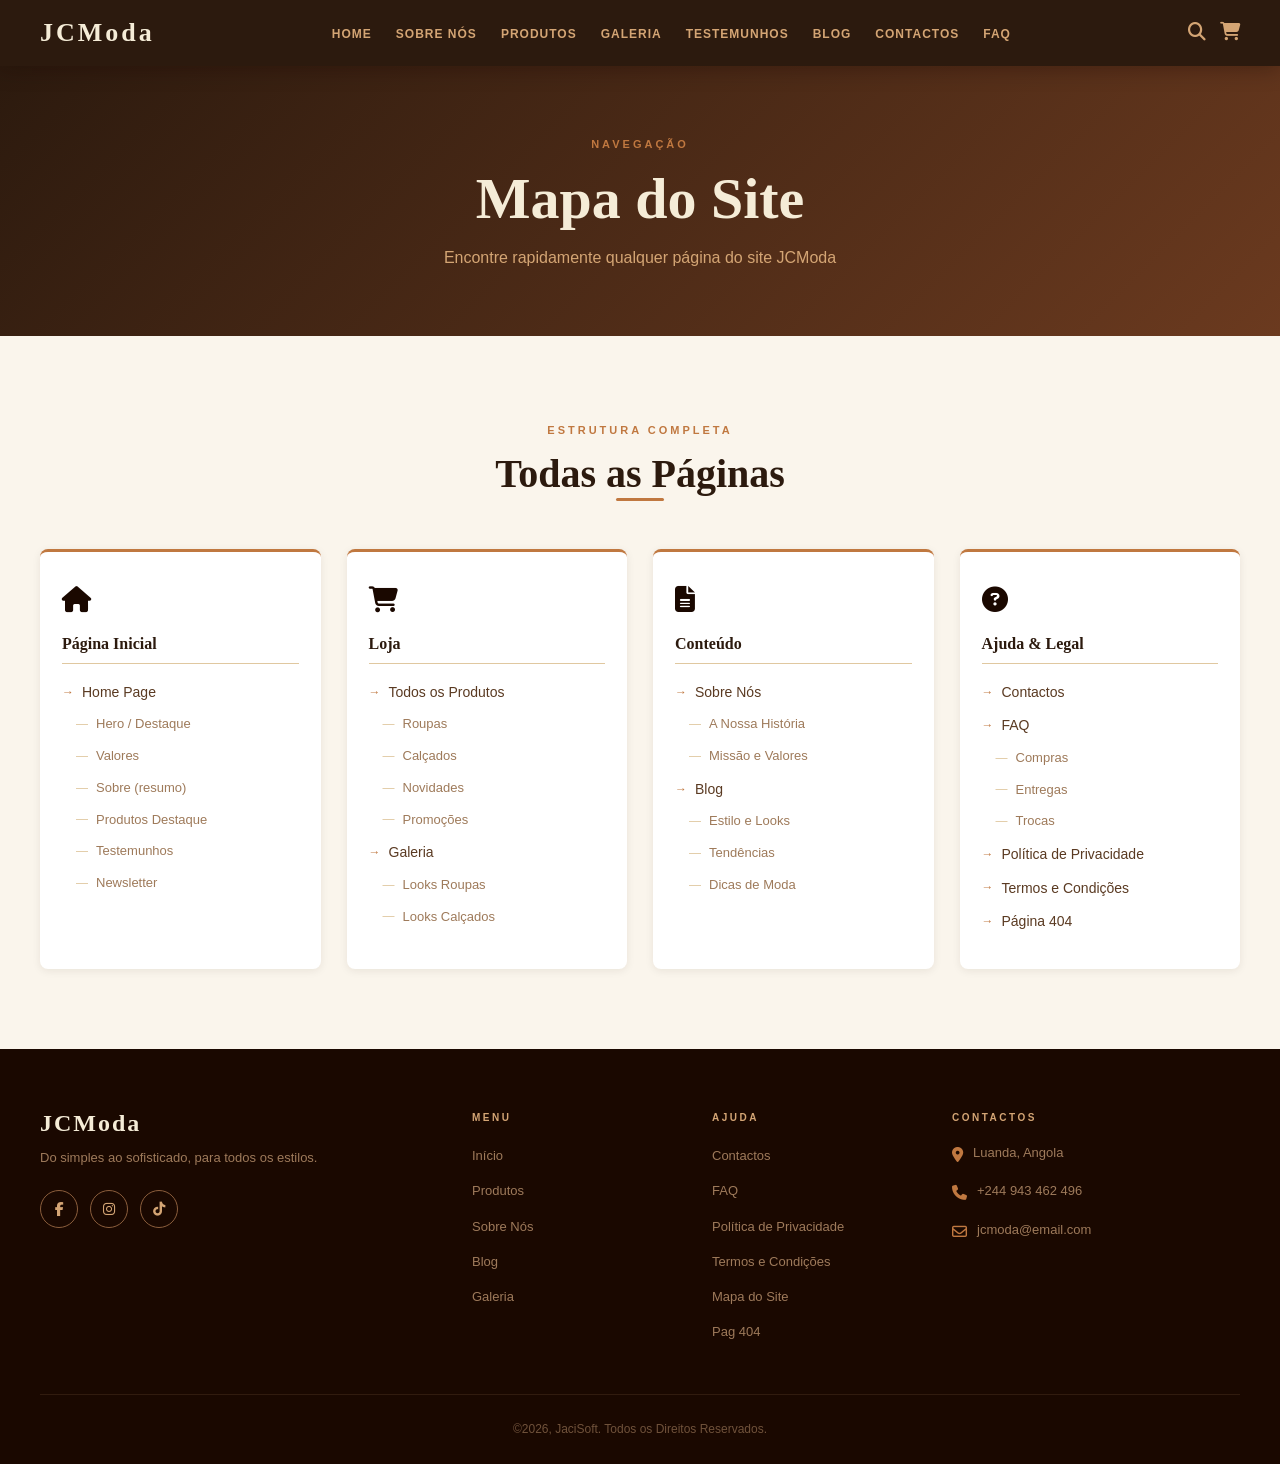
<file: html/sitemap.html>
<!DOCTYPE html>
<html lang="pt-AO">

<head>
    <meta charset="UTF-8">
    <meta name="viewport" content="width=device-width, initial-scale=1.0">
    <meta name="description" content="Mapa do site JCModa — navegue facilmente por todas as páginas do nosso site de moda em Angola.">
    <meta name="keywords" content="mapa site JCModa, todas páginas JCModa, navegação moda Angola">
    <meta name="author" content="JaciSoft">
    <title>Mapa do Site — JCModa</title>
    <link rel="stylesheet" href="https://cdnjs.cloudflare.com/ajax/libs/font-awesome/6.5.0/css/all.min.css">
    <link rel="stylesheet" href="../css/global.css">
    <link rel="stylesheet" href="../css/sitemap.css">
    <!-- Google tag (gtag.js) -->
    <script async src="https://www.googletagmanager.com/gtag/js?id=G-6DE4TYYF7L"></script>

    <script>
        window.dataLayer = window.dataLayer || [];

        function gtag() {
            dataLayer.push(arguments);
        }
        gtag('js', new Date());

        gtag('config', 'G-6DE4TYYF7L');
    </script>
</head>

<body>

    <!-- NAVEGAÇÃO -->
    <header>
        <nav class="nav">
            <div class="contentor nav__interior">
                <a href="index.html" class="nav__logo">JCModa</a>
                <ul class="nav__lista">
                    <li><a href="index.html">Home</a></li>
                    <li><a href="sobre.html">Sobre Nós</a></li>
                    <li><a href="produtos.html">Produtos</a></li>
                    <li><a href="galeria.html">Galeria</a></li>
                    <li><a href="testemunhos.html">Testemunhos</a></li>
                    <li><a href="blog.html">Blog</a></li>
                    <li><a href="contactos.html">Contactos</a></li>
                    <li><a href="faq.html">FAQ</a></li>
                </ul>
                <div class="nav__icones">
                    <span class="nav__icone" title="Pesquisar"><i class="fa-solid fa-magnifying-glass"></i></span>
                    <span class="nav__icone" title="Carrinho"><i class="fa-solid fa-cart-shopping"></i></span>
                </div>
            </div>
        </nav>
    </header>

    <main>

        <!-- CABEÇALHO DA PÁGINA -->
        <section class="cabecalho-pagina">
            <div class="contentor">
                <span class="rotulo">Navegação</span>
                <h1>Mapa do Site</h1>
                <p>Encontre rapidamente qualquer página do site JCModa</p>
            </div>
        </section>


        <!-- MAPA -->
        <section class="secao">
            <div class="contentor">

                <div class="secao-centrada">
                    <span class="rotulo">Estrutura completa</span>
                    <h2>Todas as Páginas</h2>
                    <div class="linha-titulo linha-titulo--centrada"></div>
                </div>

                <div class="mapa-site">

                    <!-- Página Inicial -->
                    <div class="mapa-site__bloco">
                        <span class="mapa-site__icone"><i class="fa-solid fa-house"></i></span>
                        <h3 class="mapa-site__titulo">Página Inicial</h3>
                        <ul class="mapa-site__lista">
                            <li><a href="index.html" class="mapa-site__link">Home Page</a></li>
                            <li class="mapa-site__item--sub"><a href="index.html" class="mapa-site__link">Hero / Destaque</a></li>
                            <li class="mapa-site__item--sub"><a href="index.html" class="mapa-site__link">Valores</a></li>
                            <li class="mapa-site__item--sub"><a href="index.html" class="mapa-site__link">Sobre (resumo)</a></li>
                            <li class="mapa-site__item--sub"><a href="index.html" class="mapa-site__link">Produtos Destaque</a></li>
                            <li class="mapa-site__item--sub"><a href="index.html" class="mapa-site__link">Testemunhos</a></li>
                            <li class="mapa-site__item--sub"><a href="index.html" class="mapa-site__link">Newsletter</a></li>
                        </ul>
                    </div>

                    <!-- Loja -->
                    <div class="mapa-site__bloco">
                        <span class="mapa-site__icone"><i class="fa-solid fa-cart-shopping"></i></span>
                        <h3 class="mapa-site__titulo">Loja</h3>
                        <ul class="mapa-site__lista">
                            <li><a href="produtos.html" class="mapa-site__link">Todos os Produtos</a></li>
                            <li class="mapa-site__item--sub"><a href="produtos.html" class="mapa-site__link">Roupas</a></li>
                            <li class="mapa-site__item--sub"><a href="produtos.html" class="mapa-site__link">Calçados</a></li>
                            <li class="mapa-site__item--sub"><a href="produtos.html" class="mapa-site__link">Novidades</a></li>
                            <li class="mapa-site__item--sub"><a href="produtos.html" class="mapa-site__link">Promoções</a></li>
                            <li><a href="galeria.html" class="mapa-site__link">Galeria</a></li>
                            <li class="mapa-site__item--sub"><a href="galeria.html" class="mapa-site__link">Looks Roupas</a></li>
                            <li class="mapa-site__item--sub"><a href="galeria.html" class="mapa-site__link">Looks Calçados</a></li>
                        </ul>
                    </div>

                    <!-- Conteúdo -->
                    <div class="mapa-site__bloco">
                        <span class="mapa-site__icone"><i class="fa-solid fa-file-lines"></i></span>
                        <h3 class="mapa-site__titulo">Conteúdo</h3>
                        <ul class="mapa-site__lista">
                            <li><a href="sobre.html" class="mapa-site__link">Sobre Nós</a></li>
                            <li class="mapa-site__item--sub"><a href="sobre.html" class="mapa-site__link">A Nossa História</a></li>
                            <li class="mapa-site__item--sub"><a href="sobre.html" class="mapa-site__link">Missão e Valores</a></li>
                            <li><a href="blog.html" class="mapa-site__link">Blog</a></li>
                            <li class="mapa-site__item--sub"><a href="blog.html" class="mapa-site__link">Estilo e Looks</a></li>
                            <li class="mapa-site__item--sub"><a href="blog.html" class="mapa-site__link">Tendências</a></li>
                            <li class="mapa-site__item--sub"><a href="blog.html" class="mapa-site__link">Dicas de Moda</a></li>
                        </ul>
                    </div>

                    <!-- Ajuda & Legal -->
                    <div class="mapa-site__bloco">
                        <span class="mapa-site__icone"><i class="fa-solid fa-circle-question"></i></span>
                        <h3 class="mapa-site__titulo">Ajuda &amp; Legal</h3>
                        <ul class="mapa-site__lista">
                            <li><a href="contactos.html" class="mapa-site__link">Contactos</a></li>
                            <li><a href="faq.html" class="mapa-site__link">FAQ</a></li>
                            <li class="mapa-site__item--sub"><a href="faq.html#compras" class="mapa-site__link">Compras</a></li>
                            <li class="mapa-site__item--sub"><a href="faq.html#entregas" class="mapa-site__link">Entregas</a></li>
                            <li class="mapa-site__item--sub"><a href="faq.html#trocas" class="mapa-site__link">Trocas</a></li>
                            <li><a href="privacidade.html" class="mapa-site__link">Política de Privacidade</a></li>
                            <li><a href="termos.html" class="mapa-site__link">Termos e Condições</a></li>
                            <li><a href="404.html" class="mapa-site__link">Página 404</a></li>
                        </ul>
                    </div>

                </div>
            </div>
        </section>

    </main>


    <!-- RODAPÉ -->
    <footer class="rodape">
        <div class="contentor">
            <div class="rodape__grelha">

                <div class="rodape__marca">
                    <h2>JCModa</h2>
                    <p>Do simples ao sofisticado, para todos os estilos.</p>
                    <div class="redes-sociais">
                        <a href="https://web.facebook.com/profile.php?id=61553687438290" class="redes-sociais__icone" target="_blank" rel="noopener" aria-label="Facebook"><i class="fa-brands fa-facebook-f"></i></a>
                        <a href="https://www.instagram.com/cutambicua/" class="redes-sociais__icone" target="_blank" rel="noopener" aria-label="Instagram"> <i class="fa-brands fa-instagram"></i></a>
                        <a href="https://www.tiktok.com/@jcmoda04" class="redes-sociais__icone" target="_blank" rel="noopener" aria-label="TikTok"><i class="fa-brands fa-tiktok"></i></a>
                    </div>
                </div>

                <nav class="rodape__coluna">
                    <span class="rodape__coluna-titulo">Menu</span>
                    <ul>
                        <li><a href="index.html">Início</a></li>
                        <li><a href="produtos.html">Produtos</a></li>
                        <li><a href="sobre.html">Sobre Nós</a></li>
                        <li><a href="blog.html">Blog</a></li>
                        <li><a href="galeria.html">Galeria</a></li>
                    </ul>
                </nav>

                <nav class="rodape__coluna">
                    <span class="rodape__coluna-titulo">Ajuda</span>
                    <ul>
                        <li><a href="contactos.html">Contactos</a></li>
                        <li><a href="faq.html">FAQ</a></li>
                        <li><a href="privacidade.html">Política de Privacidade</a></li>
                        <li><a href="termos.html">Termos e Condições</a></li>
                        <li><a href="sitemap.html">Mapa do Site</a></li>
                        <li><a href="404.html">Pag 404</a></li>
                    </ul>
                </nav>

                <div class="rodape__coluna">
                    <span class="rodape__coluna-titulo">Contactos</span>
                    <div class="rodape__contacto-item">
                        <span><i class="fa-solid fa-location-dot"></i></span>
                        <p>Luanda, Angola</p>
                    </div>
                    <div class="rodape__contacto-item">
                        <span><i class="fa-solid fa-phone"></i></span>
                        <p>+244 943 462 496</p>
                    </div>
                    <div class="rodape__contacto-item">
                        <span><i class="fa-regular fa-envelope"></i></span>
                        <p>jcmoda@email.com</p>
                    </div>
                </div>

            </div>
            <p class="rodape__direitos">&copy;2026, JaciSoft. Todos os Direitos Reservados.</p>
        </div>
    </footer>

    <script src="../js/site.js"></script>
</body>

</html>
</file>
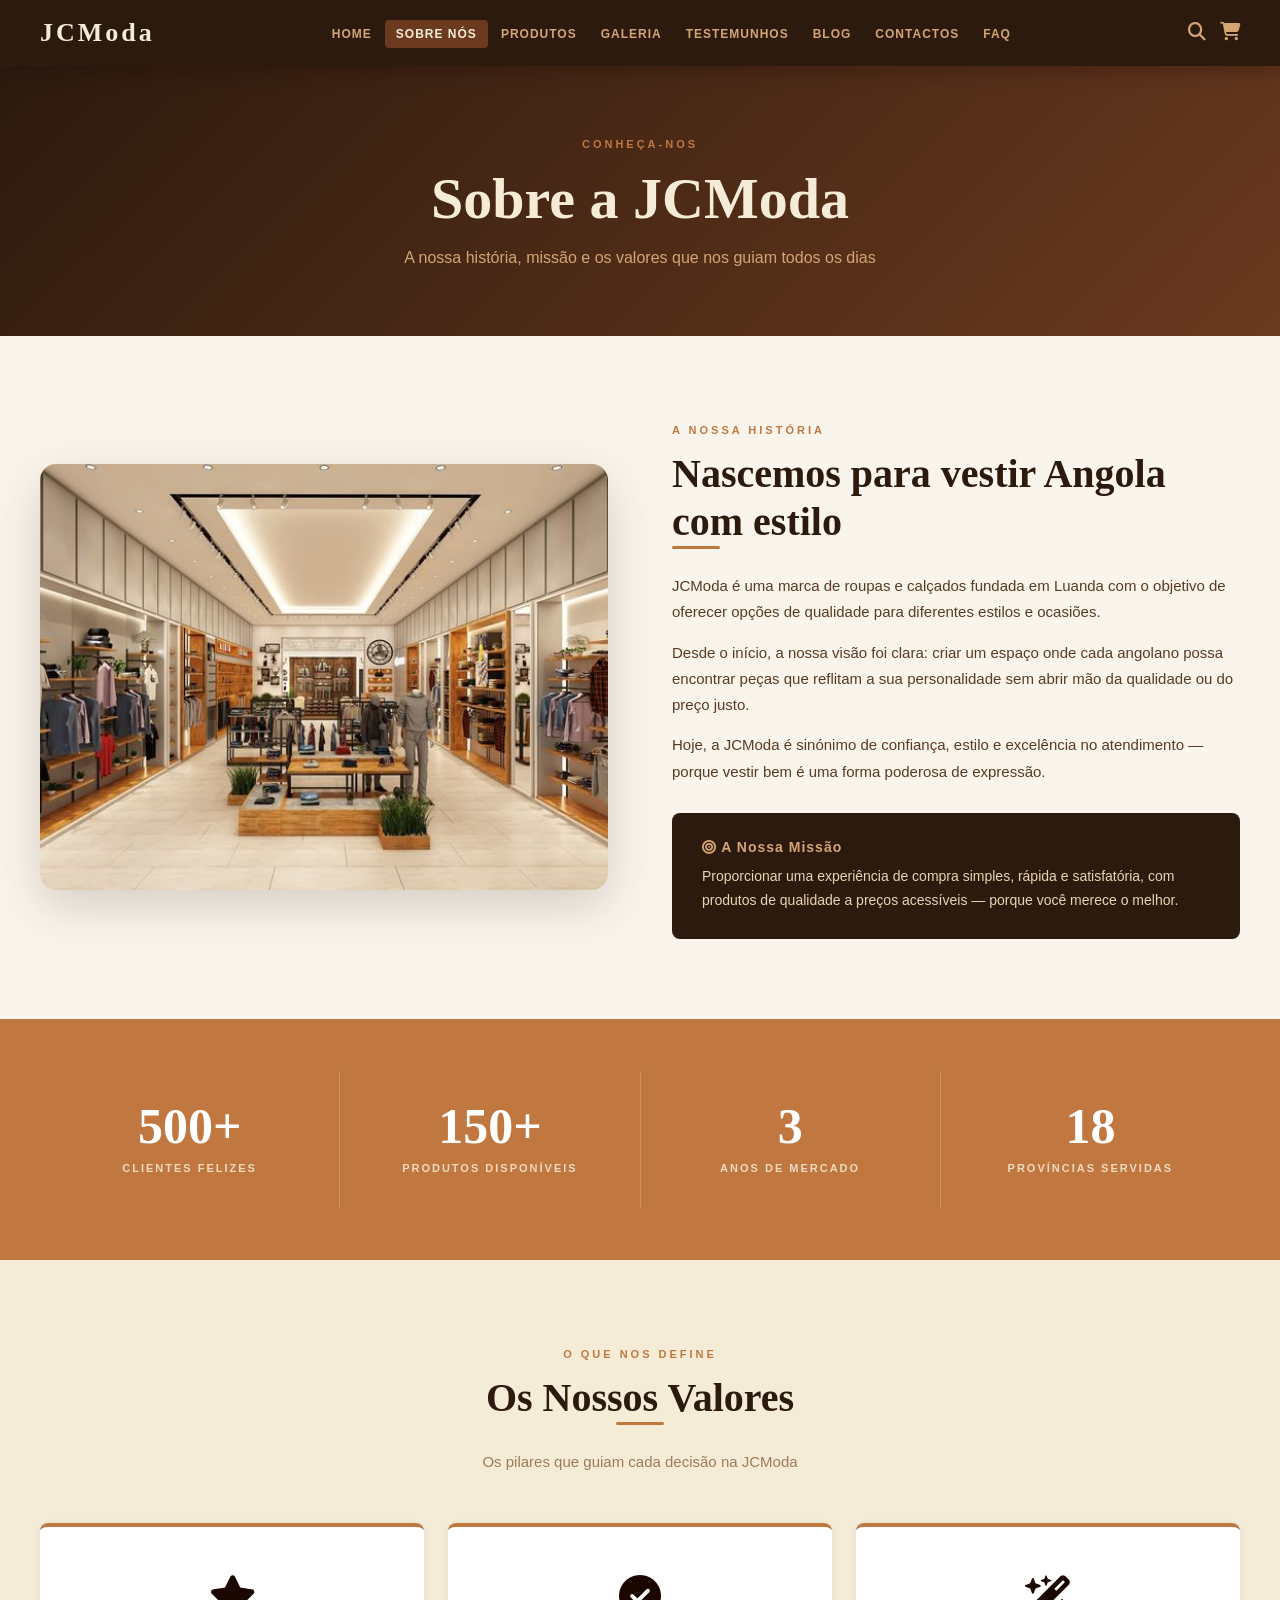
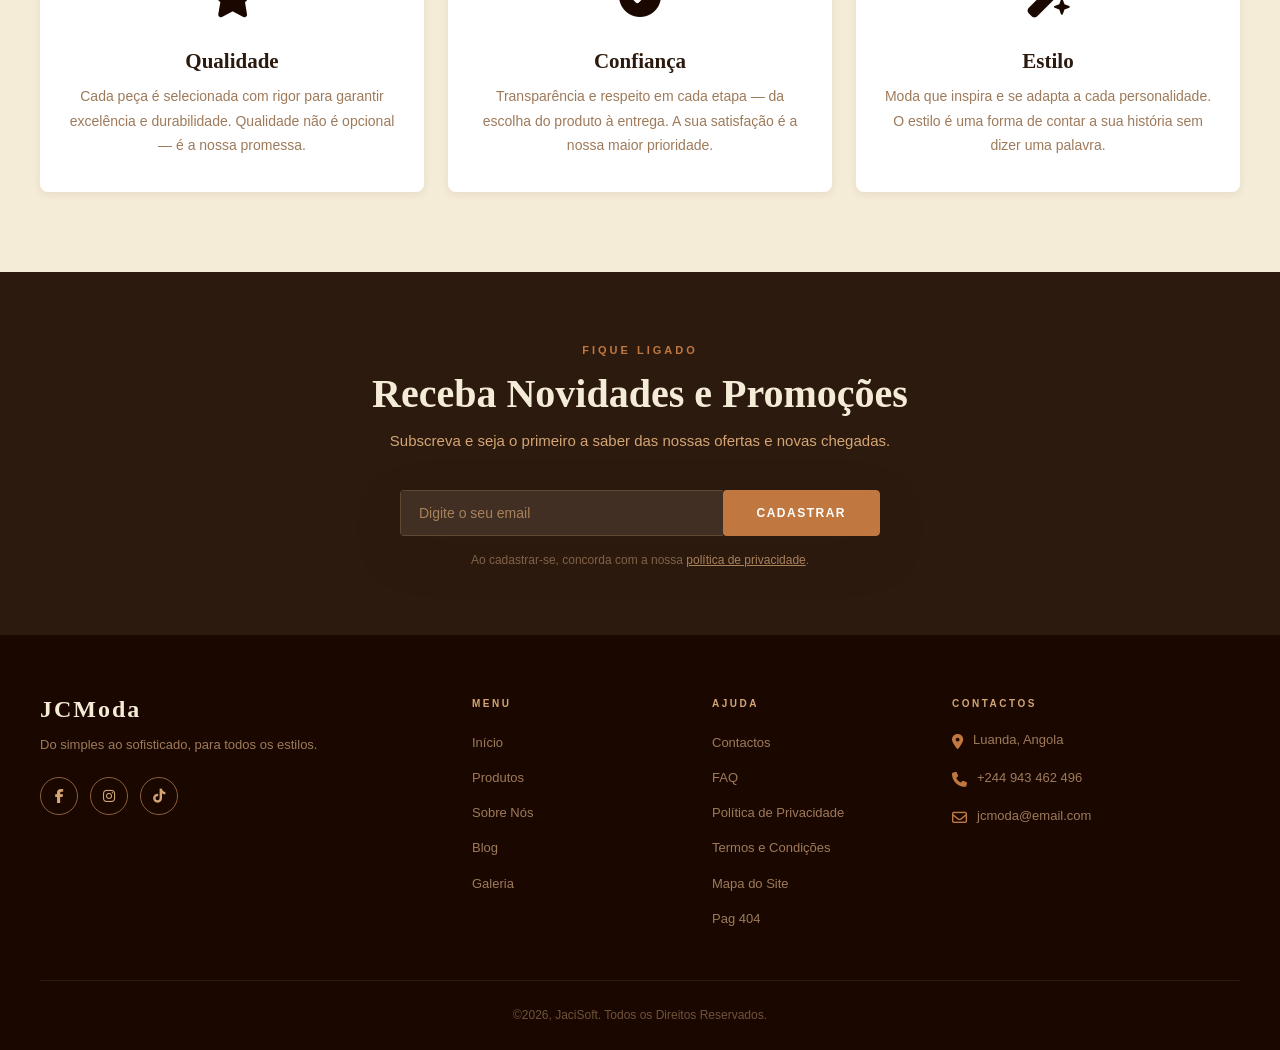
<file: html/sobre.html>
<!DOCTYPE html>
<html lang="pt-AO">

<head>
    <meta charset="UTF-8">
    <meta name="viewport" content="width=device-width, initial-scale=1.0">
    <meta name="description" content="Conheça a JCModa — a nossa história, missão e valores. Moda de qualidade para todos os angolanos.">
    <meta name="keywords" content="sobre JCModa, história JCModa, missão, valores, moda Angola">
    <meta name="author" content="JaciSoft">
    <title>Sobre Nós — JCModa</title>
    <link rel="stylesheet" href="https://cdnjs.cloudflare.com/ajax/libs/font-awesome/6.5.0/css/all.min.css">
    <link rel="stylesheet" href="../css/global.css">
    <link rel="stylesheet" href="../css/sobre.css">
    <!-- Google tag (gtag.js) -->
    <script async src="https://www.googletagmanager.com/gtag/js?id=G-6DE4TYYF7L"></script>

    <script>
        window.dataLayer = window.dataLayer || [];

        function gtag() {
            dataLayer.push(arguments);
        }
        gtag('js', new Date());

        gtag('config', 'G-6DE4TYYF7L');
    </script>
</head>

<body>

    <!-- NAVEGAÇÃO -->
    <header>
        <nav class="nav">
            <div class="contentor nav__interior">
                <a href="index.html" class="nav__logo">JCModa</a>
                <ul class="nav__lista">
                    <li><a href="index.html">Home</a></li>
                    <li><a href="sobre.html" class="pagina-atual">Sobre Nós</a></li>
                    <li><a href="produtos.html">Produtos</a></li>
                    <li><a href="galeria.html">Galeria</a></li>
                    <li><a href="testemunhos.html">Testemunhos</a></li>
                    <li><a href="blog.html">Blog</a></li>
                    <li><a href="contactos.html">Contactos</a></li>
                    <li><a href="faq.html">FAQ</a></li>
                </ul>
                <div class="nav__icones">
                    <span class="nav__icone" title="Pesquisar"><i class="fa-solid fa-magnifying-glass"></i></span>
                    <span class="nav__icone" title="Carrinho"><i class="fa-solid fa-cart-shopping"></i></span>
                </div>
            </div>
        </nav>
    </header>

    <main>

        <!-- CABEÇALHO DA PÁGINA -->
        <section class="cabecalho-pagina">
            <div class="contentor">
                <span class="rotulo">Conheça-nos</span>
                <h1>Sobre a JCModa</h1>
                <p>A nossa história, missão e os valores que nos guiam todos os dias</p>
            </div>
        </section>


        <!-- HISTÓRIA -->
        <section class="secao">
            <div class="contentor">
                <div class="historia">

                    <div class="historia__foto">
                        <img src="../img/jc_moda.jpg" alt="Interior elegante da loja JCModa em Luanda">
                    </div>

                    <div class="historia__texto">
                        <span class="rotulo">A nossa história</span>
                        <h2>Nascemos para vestir Angola com estilo</h2>
                        <div class="linha-titulo"></div>
                        <p>
                            JCModa é uma marca de roupas e calçados fundada em Luanda com o objetivo de oferecer opções de qualidade para diferentes estilos e ocasiões.
                        </p>
                        <p class="historia__paragrafo">
                            Desde o início, a nossa visão foi clara: criar um espaço onde cada angolano possa encontrar peças que reflitam a sua personalidade sem abrir mão da qualidade ou do preço justo.
                        </p>
                        <p class="historia__paragrafo">
                            Hoje, a JCModa é sinónimo de confiança, estilo e excelência no atendimento — porque vestir bem é uma forma poderosa de expressão.
                        </p>
                        <div class="historia__missao">
                            <h4><i class="fa-solid fa-bullseye"></i> A Nossa Missão</h4>
                            <p>
                                Proporcionar uma experiência de compra simples, rápida e satisfatória, com produtos de qualidade a preços acessíveis — porque você merece o melhor.
                            </p>
                        </div>
                    </div>

                </div>
            </div>
        </section>


        <!-- NÚMEROS / ESTATÍSTICAS -->
        <div class="numeros">
            <div class="contentor">
                <div class="numeros__grelha">

                    <div class="numeros__item">
                        <div class="numeros__valor">500+</div>
                        <div class="numeros__descricao">Clientes felizes</div>
                    </div>

                    <div class="numeros__item">
                        <div class="numeros__valor">150+</div>
                        <div class="numeros__descricao">Produtos disponíveis</div>
                    </div>

                    <div class="numeros__item">
                        <div class="numeros__valor">3</div>
                        <div class="numeros__descricao">Anos de mercado</div>
                    </div>

                    <div class="numeros__item">
                        <div class="numeros__valor">18</div>
                        <div class="numeros__descricao">Províncias servidas</div>
                    </div>

                </div>
            </div>
        </div>


        <!-- VALORES -->
        <section class="secao secao--fundo-bege">
            <div class="contentor">

                <div class="secao-centrada">
                    <span class="rotulo">O que nos define</span>
                    <h2>Os Nossos Valores</h2>
                    <div class="linha-titulo linha-titulo--centrada"></div>
                    <p class="descricao-secao">Os pilares que guiam cada decisão na JCModa</p>
                </div>

                <div class="valores-grelha">

                    <div class="valor-cartao">
                        <span class="valor-cartao__icone"><i class="fa-solid fa-star"></i></span>
                        <h3 class="valor-cartao__titulo">Qualidade</h3>
                        <p class="valor-cartao__texto">
                            Cada peça é selecionada com rigor para garantir excelência e durabilidade. Qualidade não é opcional — é a nossa promessa.
                        </p>
                    </div>

                    <div class="valor-cartao">
                        <span class="valor-cartao__icone"><i class="fa-solid fa-circle-check"></i></span>
                        <h3 class="valor-cartao__titulo">Confiança</h3>
                        <p class="valor-cartao__texto">
                            Transparência e respeito em cada etapa — da escolha do produto à entrega. A sua satisfação é a nossa maior prioridade.
                        </p>
                    </div>

                    <div class="valor-cartao">
                        <span class="valor-cartao__icone"><i class="fa-solid fa-wand-magic-sparkles"></i></span>
                        <h3 class="valor-cartao__titulo">Estilo</h3>
                        <p class="valor-cartao__texto">
                            Moda que inspira e se adapta a cada personalidade. O estilo é uma forma de contar a sua história sem dizer uma palavra.
                        </p>
                    </div>

                </div>
            </div>
        </section>


        <!-- NEWSLETTER -->
        <section class="newsletter">
            <div class="contentor">
                <span class="rotulo">Fique ligado</span>
                <h2>Receba Novidades e Promoções</h2>
                <p class="newsletter__descricao">
                    Subscreva e seja o primeiro a saber das nossas ofertas e novas chegadas.
                </p>
                <form class="newsletter__formulario" action="#" method="post">
                    <input class="newsletter__email" type="email" name="email" placeholder="Digite o seu email" required>
                    <button type="submit" class="botao botao--principal">Cadastrar</button>
                </form>
                <p class="newsletter__nota">
                    Ao cadastrar-se, concorda com a nossa
                    <a href="privacidade.html">política de privacidade</a>.
                </p>
            </div>
        </section>

    </main>


    <!-- RODAPÉ -->
    <footer class="rodape">
        <div class="contentor">
            <div class="rodape__grelha">

                <div class="rodape__marca">
                    <h2>JCModa</h2>
                    <p>Do simples ao sofisticado, para todos os estilos.</p>
                    <div class="redes-sociais">
                        <a href="https://web.facebook.com/profile.php?id=61553687438290" class="redes-sociais__icone" target="_blank" rel="noopener" aria-label="Facebook"><i class="fa-brands fa-facebook-f"></i></a>
                        <a href="https://www.instagram.com/cutambicua/" class="redes-sociais__icone" target="_blank" rel="noopener" aria-label="Instagram"> <i class="fa-brands fa-instagram"></i></a>
                        <a href="https://www.tiktok.com/@jcmoda04" class="redes-sociais__icone" target="_blank" rel="noopener" aria-label="TikTok"><i class="fa-brands fa-tiktok"></i></a>
                    </div>
                </div>

                <nav class="rodape__coluna">
                    <span class="rodape__coluna-titulo">Menu</span>
                    <ul>
                        <li><a href="index.html">Início</a></li>
                        <li><a href="produtos.html">Produtos</a></li>
                        <li><a href="sobre.html">Sobre Nós</a></li>
                        <li><a href="blog.html">Blog</a></li>
                        <li><a href="galeria.html">Galeria</a></li>
                    </ul>
                </nav>

                <nav class="rodape__coluna">
                    <span class="rodape__coluna-titulo">Ajuda</span>
                    <ul>
                        <li><a href="contactos.html">Contactos</a></li>
                        <li><a href="faq.html">FAQ</a></li>
                        <li><a href="privacidade.html">Política de Privacidade</a></li>
                        <li><a href="termos.html">Termos e Condições</a></li>
                        <li><a href="sitemap.html">Mapa do Site</a></li>
                        <li><a href="404.html">Pag 404</a></li>
                    </ul>
                </nav>

                <div class="rodape__coluna">
                    <span class="rodape__coluna-titulo">Contactos</span>
                    <div class="rodape__contacto-item">
                        <span><i class="fa-solid fa-location-dot"></i></span>
                        <p>Luanda, Angola</p>
                    </div>
                    <div class="rodape__contacto-item">
                        <span><i class="fa-solid fa-phone"></i></span>
                        <p>+244 943 462 496</p>
                    </div>
                    <div class="rodape__contacto-item">
                        <span><i class="fa-regular fa-envelope"></i></span>
                        <p>jcmoda@email.com</p>
                    </div>
                </div>

            </div>
            <p class="rodape__direitos">&copy;2026, JaciSoft. Todos os Direitos Reservados.</p>
        </div>
    </footer>

    <script src="../js/site.js"></script>
</body>

</html>
</file>
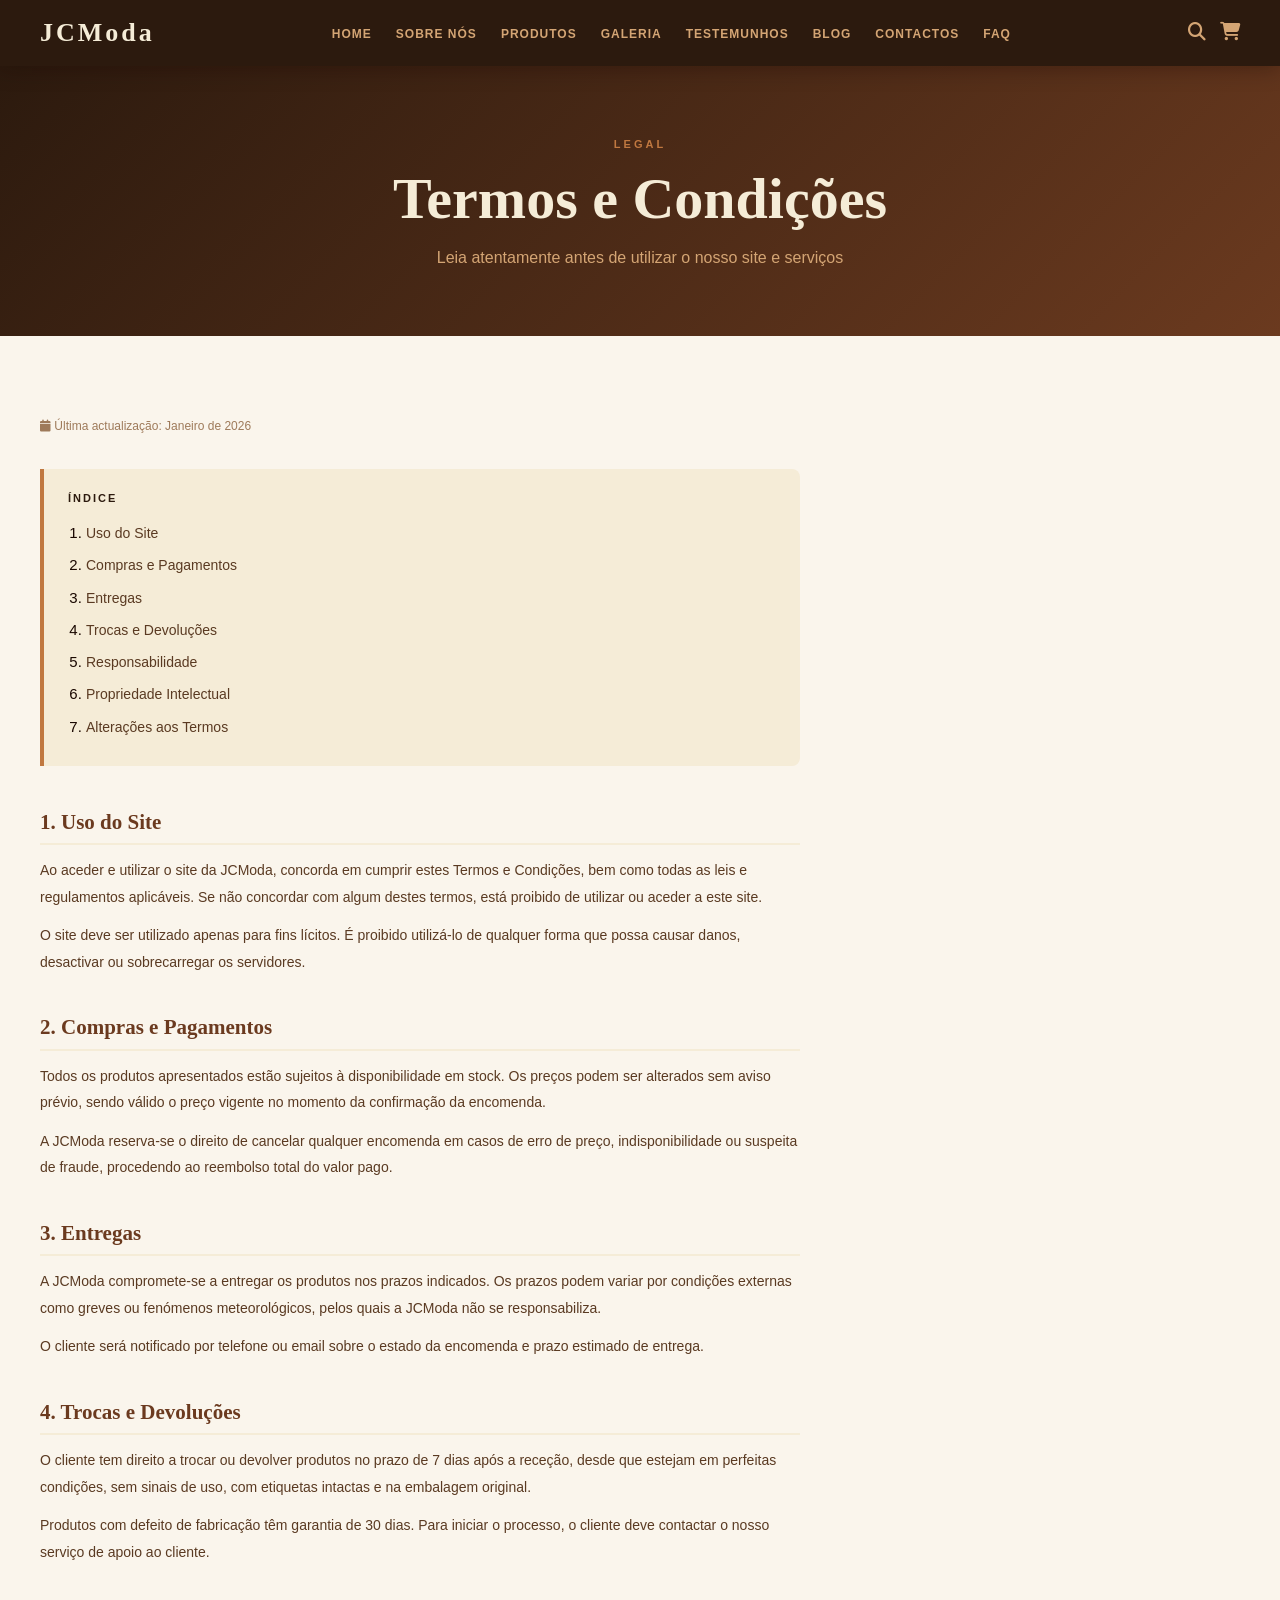
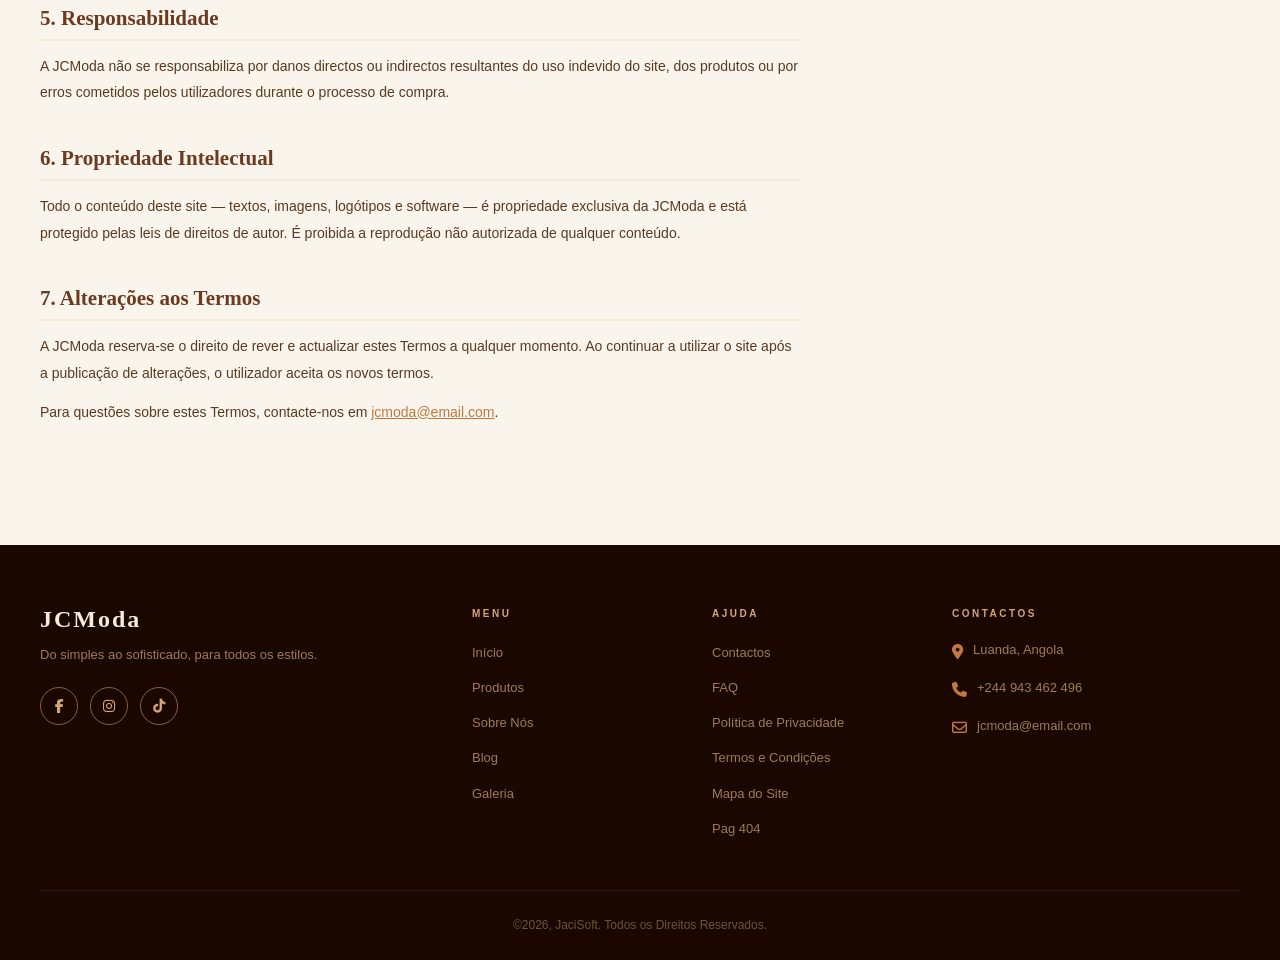
<file: html/termos.html>
<!DOCTYPE html>
<html lang="pt-AO">

<head>
    <meta charset="UTF-8">
    <meta name="viewport" content="width=device-width, initial-scale=1.0">
    <meta name="description" content="Termos e Condições de uso do site JCModa — Angola. Leia antes de utilizar os nossos serviços.">
    <meta name="keywords" content="termos condições JCModa, regras uso site moda Angola">
    <meta name="author" content="JaciSoft">
    <title>Termos e Condições — JCModa</title>
    <link rel="stylesheet" href="https://cdnjs.cloudflare.com/ajax/libs/font-awesome/6.5.0/css/all.min.css">
    <link rel="stylesheet" href="../css/global.css">
    <link rel="stylesheet" href="../css/termos.css">
    <!-- Google tag (gtag.js) -->
    <script async src="https://www.googletagmanager.com/gtag/js?id=G-6DE4TYYF7L"></script>

    <script>
        window.dataLayer = window.dataLayer || [];

        function gtag() {
            dataLayer.push(arguments);
        }
        gtag('js', new Date());

        gtag('config', 'G-6DE4TYYF7L');
    </script>
</head>

<body>

    <!-- NAVEGAÇÃO -->
    <header>
        <nav class="nav">
            <div class="contentor nav__interior">
                <a href="index.html" class="nav__logo">JCModa</a>
                <ul class="nav__lista">
                    <li><a href="index.html">Home</a></li>
                    <li><a href="sobre.html">Sobre Nós</a></li>
                    <li><a href="produtos.html">Produtos</a></li>
                    <li><a href="galeria.html">Galeria</a></li>
                    <li><a href="testemunhos.html">Testemunhos</a></li>
                    <li><a href="blog.html">Blog</a></li>
                    <li><a href="contactos.html">Contactos</a></li>
                    <li><a href="faq.html">FAQ</a></li>
                </ul>
                <div class="nav__icones">
                    <span class="nav__icone" title="Pesquisar"><i class="fa-solid fa-magnifying-glass"></i></span>
                    <span class="nav__icone" title="Carrinho"><i class="fa-solid fa-cart-shopping"></i></span>
                </div>
            </div>
        </nav>
    </header>

    <main>

        <!-- CABEÇALHO DA PÁGINA -->
        <section class="cabecalho-pagina">
            <div class="contentor">
                <span class="rotulo">Legal</span>
                <h1>Termos e Condições</h1>
                <p>Leia atentamente antes de utilizar o nosso site e serviços</p>
            </div>
        </section>


        <!-- CONTEÚDO -->
        <section class="secao">
            <div class="contentor">
                <div class="documento">

                    <p class="data-atualizacao"><i class="fa-solid fa-calendar"></i> Última actualização: Janeiro de 2026</p>

                    <!-- Índice -->
                    <div class="indice">
                        <span class="indice__titulo">Índice</span>
                        <ol class="indice__lista">
                            <li><a href="#uso-site">Uso do Site</a></li>
                            <li><a href="#compras">Compras e Pagamentos</a></li>
                            <li><a href="#entregas">Entregas</a></li>
                            <li><a href="#trocas">Trocas e Devoluções</a></li>
                            <li><a href="#responsabilidade">Responsabilidade</a></li>
                            <li><a href="#propriedade">Propriedade Intelectual</a></li>
                            <li><a href="#alteracoes">Alterações aos Termos</a></li>
                        </ol>
                    </div>

                    <!-- Secções do documento -->
                    <div class="documento__secao" id="uso-site">
                        <h2 class="documento__titulo-secao">1. Uso do Site</h2>
                        <p class="documento__paragrafo">
                            Ao aceder e utilizar o site da JCModa, concorda em cumprir estes Termos e Condições, bem como todas as leis e regulamentos aplicáveis. Se não concordar com algum destes termos, está proibido de utilizar ou aceder a este site.
                        </p>
                        <p class="documento__paragrafo">
                            O site deve ser utilizado apenas para fins lícitos. É proibido utilizá-lo de qualquer forma que possa causar danos, desactivar ou sobrecarregar os servidores.
                        </p>
                    </div>

                    <div class="documento__secao" id="compras">
                        <h2 class="documento__titulo-secao">2. Compras e Pagamentos</h2>
                        <p class="documento__paragrafo">
                            Todos os produtos apresentados estão sujeitos à disponibilidade em stock. Os preços podem ser alterados sem aviso prévio, sendo válido o preço vigente no momento da confirmação da encomenda.
                        </p>
                        <p class="documento__paragrafo">
                            A JCModa reserva-se o direito de cancelar qualquer encomenda em casos de erro de preço, indisponibilidade ou suspeita de fraude, procedendo ao reembolso total do valor pago.
                        </p>
                    </div>

                    <div class="documento__secao" id="entregas">
                        <h2 class="documento__titulo-secao">3. Entregas</h2>
                        <p class="documento__paragrafo">
                            A JCModa compromete-se a entregar os produtos nos prazos indicados. Os prazos podem variar por condições externas como greves ou fenómenos meteorológicos, pelos quais a JCModa não se responsabiliza.
                        </p>
                        <p class="documento__paragrafo">
                            O cliente será notificado por telefone ou email sobre o estado da encomenda e prazo estimado de entrega.
                        </p>
                    </div>

                    <div class="documento__secao" id="trocas">
                        <h2 class="documento__titulo-secao">4. Trocas e Devoluções</h2>
                        <p class="documento__paragrafo">
                            O cliente tem direito a trocar ou devolver produtos no prazo de 7 dias após a receção, desde que estejam em perfeitas condições, sem sinais de uso, com etiquetas intactas e na embalagem original.
                        </p>
                        <p class="documento__paragrafo">
                            Produtos com defeito de fabricação têm garantia de 30 dias. Para iniciar o processo, o cliente deve contactar o nosso serviço de apoio ao cliente.
                        </p>
                    </div>

                    <div class="documento__secao" id="responsabilidade">
                        <h2 class="documento__titulo-secao">5. Responsabilidade</h2>
                        <p class="documento__paragrafo">
                            A JCModa não se responsabiliza por danos directos ou indirectos resultantes do uso indevido do site, dos produtos ou por erros cometidos pelos utilizadores durante o processo de compra.
                        </p>
                    </div>

                    <div class="documento__secao" id="propriedade">
                        <h2 class="documento__titulo-secao">6. Propriedade Intelectual</h2>
                        <p class="documento__paragrafo">
                            Todo o conteúdo deste site — textos, imagens, logótipos e software — é propriedade exclusiva da JCModa e está protegido pelas leis de direitos de autor. É proibida a reprodução não autorizada de qualquer conteúdo.
                        </p>
                    </div>

                    <div class="documento__secao" id="alteracoes">
                        <h2 class="documento__titulo-secao">7. Alterações aos Termos</h2>
                        <p class="documento__paragrafo">
                            A JCModa reserva-se o direito de rever e actualizar estes Termos a qualquer momento. Ao continuar a utilizar o site após a publicação de alterações, o utilizador aceita os novos termos.
                        </p>
                        <p class="documento__paragrafo">
                            Para questões sobre estes Termos, contacte-nos em
                            <a class="documento__link" href="contactos.html">jcmoda@email.com</a>.
                        </p>
                    </div>

                </div>
            </div>
        </section>

    </main>


    <!-- RODAPÉ -->
    <footer class="rodape">
        <div class="contentor">
            <div class="rodape__grelha">

                <div class="rodape__marca">
                    <h2>JCModa</h2>
                    <p>Do simples ao sofisticado, para todos os estilos.</p>
                    <div class="redes-sociais">
                        <a href="https://web.facebook.com/profile.php?id=61553687438290" class="redes-sociais__icone" target="_blank" rel="noopener" aria-label="Facebook"><i class="fa-brands fa-facebook-f"></i></a>
                        <a href="https://www.instagram.com/cutambicua/" class="redes-sociais__icone" target="_blank" rel="noopener" aria-label="Instagram"> <i class="fa-brands fa-instagram"></i></a>
                        <a href="https://www.tiktok.com/@jcmoda04" class="redes-sociais__icone" target="_blank" rel="noopener" aria-label="TikTok"><i class="fa-brands fa-tiktok"></i></a>
                    </div>
                </div>

                <nav class="rodape__coluna">
                    <span class="rodape__coluna-titulo">Menu</span>
                    <ul>
                        <li><a href="index.html">Início</a></li>
                        <li><a href="produtos.html">Produtos</a></li>
                        <li><a href="sobre.html">Sobre Nós</a></li>
                        <li><a href="blog.html">Blog</a></li>
                        <li><a href="galeria.html">Galeria</a></li>
                    </ul>
                </nav>

                <nav class="rodape__coluna">
                    <span class="rodape__coluna-titulo">Ajuda</span>
                    <ul>
                        <li><a href="contactos.html">Contactos</a></li>
                        <li><a href="faq.html">FAQ</a></li>
                        <li><a href="privacidade.html">Política de Privacidade</a></li>
                        <li><a href="termos.html">Termos e Condições</a></li>
                        <li><a href="sitemap.html">Mapa do Site</a></li>
                        <li><a href="404.html">Pag 404</a></li>
                    </ul>
                </nav>

                <div class="rodape__coluna">
                    <span class="rodape__coluna-titulo">Contactos</span>
                    <div class="rodape__contacto-item">
                        <span><i class="fa-solid fa-location-dot"></i></span>
                        <p>Luanda, Angola</p>
                    </div>
                    <div class="rodape__contacto-item">
                        <span><i class="fa-solid fa-phone"></i></span>
                        <p>+244 943 462 496</p>
                    </div>
                    <div class="rodape__contacto-item">
                        <span><i class="fa-regular fa-envelope"></i></span>
                        <p>jcmoda@email.com</p>
                    </div>
                </div>

            </div>
            <p class="rodape__direitos">&copy;2026, JaciSoft. Todos os Direitos Reservados.</p>
        </div>
    </footer>

    <script src="../js/site.js"></script>
</body>

</html>
</file>
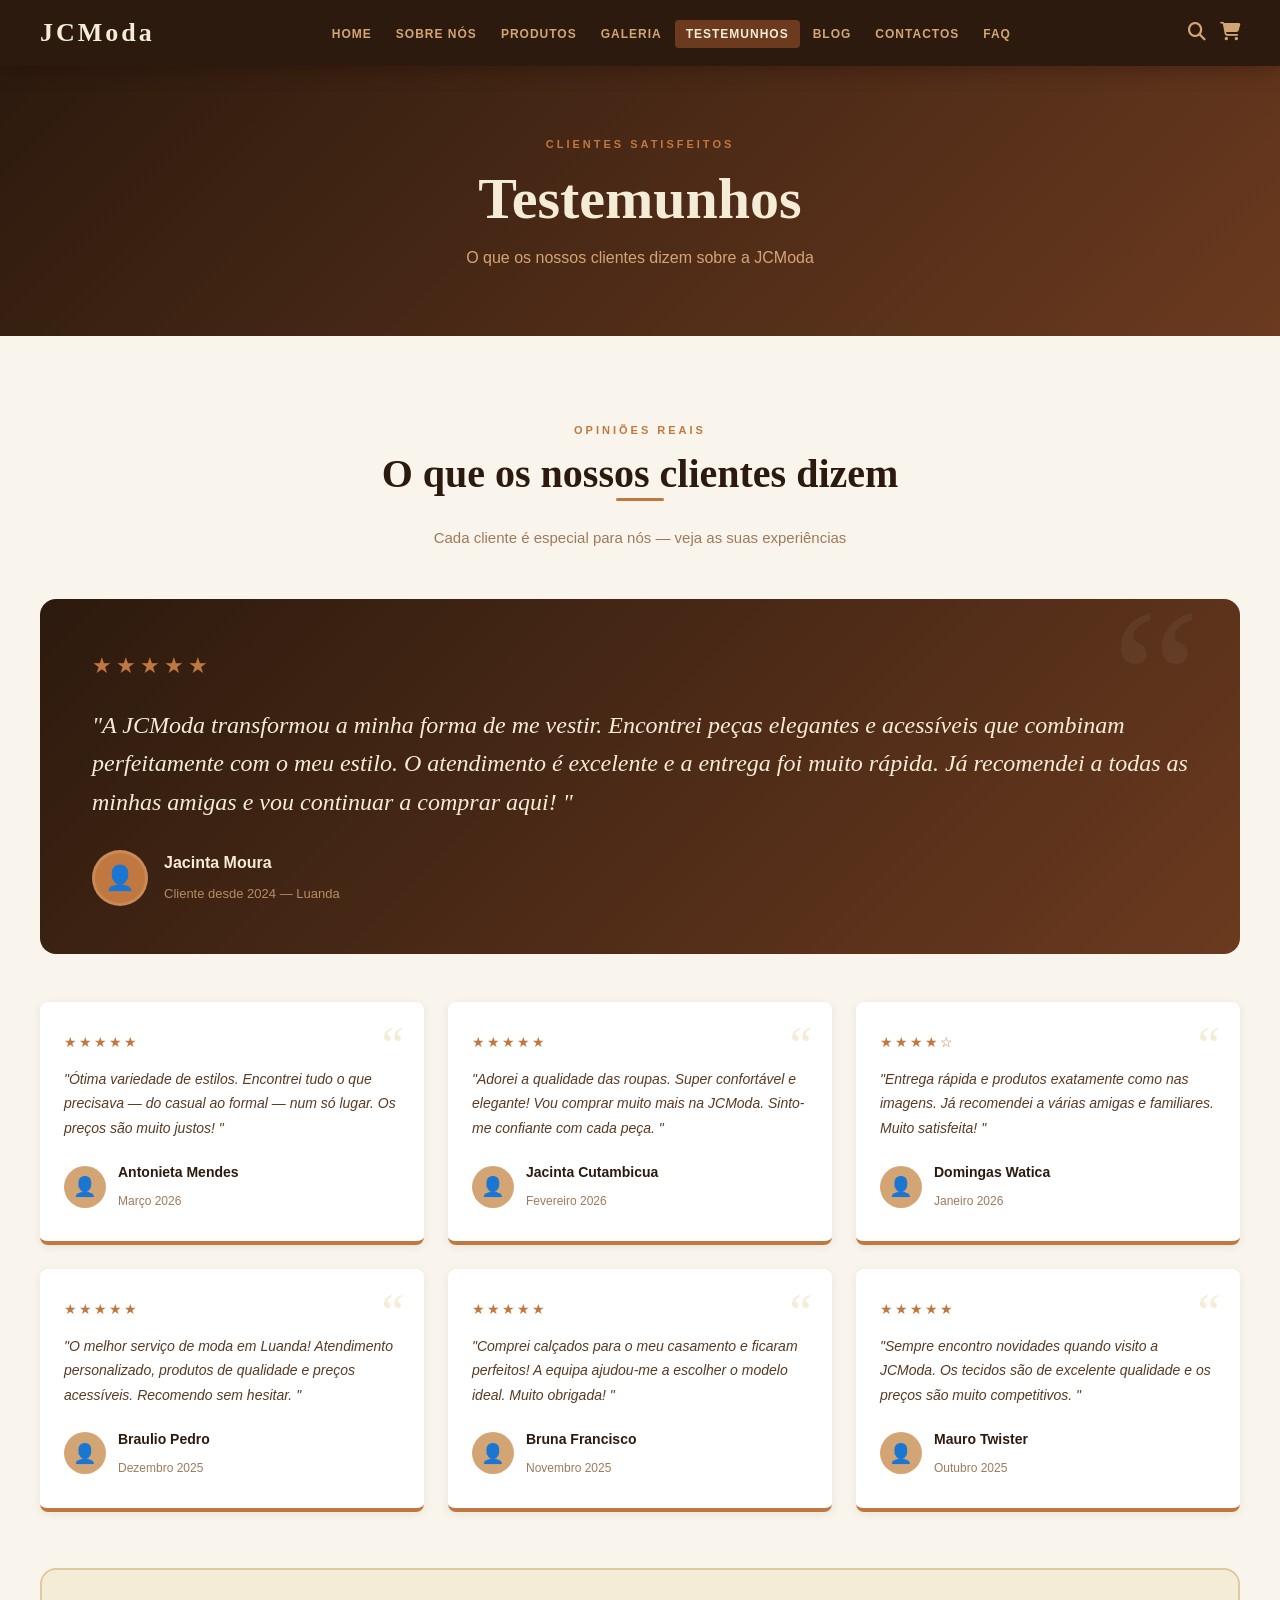
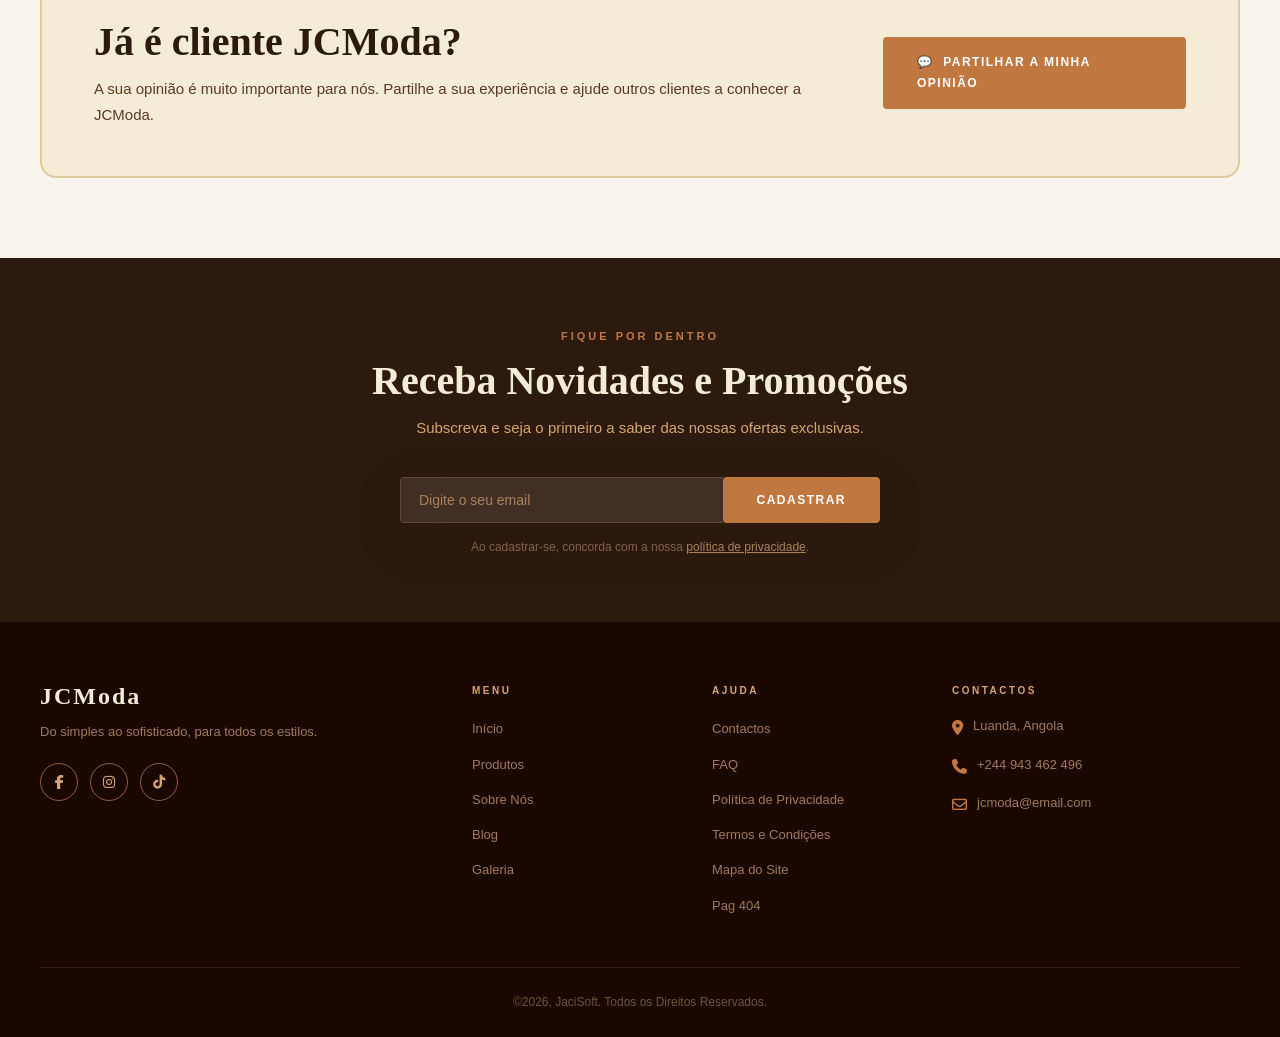
<file: html/testemunhos.html>
<!DOCTYPE html>
<html lang="pt-AO">

<head>
    <meta charset="UTF-8">
    <meta name="viewport" content="width=device-width, initial-scale=1.0">
    <meta name="description" content="Testemunhos JCModa — veja o que os nossos clientes dizem sobre a qualidade das roupas e calçados em Luanda, Angola.">
    <meta name="keywords" content="testemunhos JCModa, opiniões clientes moda Angola, avaliações JCModa Luanda">
    <meta name="author" content="JaciSoft">
    <title>Testemunhos — JCModa</title>
    <link rel="stylesheet" href="https://cdnjs.cloudflare.com/ajax/libs/font-awesome/6.5.0/css/all.min.css">
    <link rel="stylesheet" href="../css/global.css">
    <link rel="stylesheet" href="../css/testemunhos.css">
    <!-- Google tag (gtag.js) -->
    <script async src="https://www.googletagmanager.com/gtag/js?id=G-6DE4TYYF7L"></script>

    <script>
        window.dataLayer = window.dataLayer || [];

        function gtag() {
            dataLayer.push(arguments);
        }
        gtag('js', new Date());

        gtag('config', 'G-6DE4TYYF7L');
    </script>
</head>

<body>

    <!-- NAVEGAÇÃO -->
    <header>
        <nav class="nav">
            <div class="contentor nav__interior">
                <a href="index.html" class="nav__logo">JCModa</a>
                <ul class="nav__lista">
                    <li><a href="index.html">Home</a></li>
                    <li><a href="sobre.html">Sobre Nós</a></li>
                    <li><a href="produtos.html">Produtos</a></li>
                    <li><a href="galeria.html">Galeria</a></li>
                    <li><a href="testemunhos.html" class="pagina-atual">Testemunhos</a></li>
                    <li><a href="blog.html">Blog</a></li>
                    <li>
                        <a href="contactos.html">Contactos</a></li>
                    <li><a href="faq.html">FAQ</a></li>
                </ul>
                <div class="nav__icones ">
                    <span class="nav__icone " title="Pesquisar "><i class="fa-solid fa-magnifying-glass "></i></span>
                    <span class="nav__icone " title="Carrinho "><i class="fa-solid fa-cart-shopping "></i></span>
                </div>
            </div>
        </nav>
    </header>

    <main>

        <!-- CABEÇALHO DA PÁGINA -->
        <section class="cabecalho-pagina ">
            <div class="contentor ">
                <span class="rotulo ">Clientes satisfeitos</span>
                <h1>Testemunhos</h1>
                <p>O que os nossos clientes dizem sobre a JCModa</p>
            </div>
        </section>

        <!-- TESTEMUNHOS -->
        <section class="secao ">
            <div class="contentor ">

                <div class="secao-centrada ">
                    <span class="rotulo ">Opiniões reais</span>
                    <h2>O que os nossos clientes dizem</h2>
                    <div class="linha-titulo linha-titulo--centrada "></div>
                    <p class="descricao-secao ">
                        Cada cliente é especial para nós — veja as suas experiências
                    </p>
                </div>


                <!-- TESTEMUNHO EM DESTAQUE -->
                <div class="testemunho-destaque ">
                    <span class="testemunho-destaque__aspas-fundo ">&ldquo;</span>
                    <span class="testemunho-destaque__estrelas ">&#9733;&#9733;&#9733;&#9733;&#9733;</span>
                    <p class="testemunho-destaque__texto ">
                        "A JCModa transformou a minha forma de me vestir. Encontrei peças elegantes e acessíveis que combinam perfeitamente com o meu estilo. O atendimento é excelente e a entrega foi muito rápida. Já recomendei a todas as minhas amigas e vou continuar a comprar
                        aqui! "
                    </p>
                    <div class="testemunho-destaque__autor ">
                        <div class="testemunho-destaque__avatar ">&#128100;</div>
                        <div class="testemunho-destaque__dados ">
                            <span class="testemunho-destaque__nome ">Jacinta Moura</span>
                            <span class="testemunho-destaque__cargo ">Cliente desde 2024 — Luanda</span>
                        </div>
                    </div>
                </div>


                <!-- GRELHA DE TESTEMUNHOS -->
                <div class="testemunhos-grelha ">

                    <article class="testemunho ">
                        <span class="testemunho__aspas ">&ldquo;</span>
                        <span class="testemunho__estrelas ">&#9733;&#9733;&#9733;&#9733;&#9733;</span>
                        <p class="testemunho__texto ">
                            "Ótima variedade de estilos. Encontrei tudo o que precisava — do casual ao formal — num só lugar. Os preços são muito justos! "
                        </p>
                        <div class="testemunho__autor ">
                            <div class="testemunho__avatar ">&#128100;</div>
                            <div class="testemunho__dados ">
                                <span class="testemunho__nome ">Antonieta Mendes</span>
                                <span class="testemunho__data ">Março 2026</span>
                            </div>
                        </div>
                    </article>

                    <article class="testemunho ">
                        <span class="testemunho__aspas ">&ldquo;</span>
                        <span class="testemunho__estrelas ">&#9733;&#9733;&#9733;&#9733;&#9733;</span>
                        <p class="testemunho__texto ">
                            "Adorei a qualidade das roupas. Super confortável e elegante! Vou comprar muito mais na JCModa. Sinto-me confiante com cada peça. "
                        </p>
                        <div class="testemunho__autor ">
                            <div class="testemunho__avatar ">&#128100;</div>
                            <div class="testemunho__dados ">
                                <span class="testemunho__nome ">Jacinta Cutambicua</span>
                                <span class="testemunho__data ">Fevereiro 2026</span>
                            </div>
                        </div>
                    </article>

                    <article class="testemunho ">
                        <span class="testemunho__aspas ">&ldquo;</span>
                        <span class="testemunho__estrelas ">&#9733;&#9733;&#9733;&#9733;&#9734;</span>
                        <p class="testemunho__texto ">
                            "Entrega rápida e produtos exatamente como nas imagens. Já recomendei a várias amigas e familiares. Muito satisfeita! "
                        </p>
                        <div class="testemunho__autor ">
                            <div class="testemunho__avatar ">&#128100;</div>
                            <div class="testemunho__dados ">
                                <span class="testemunho__nome ">Domingas Watica</span>
                                <span class="testemunho__data ">Janeiro 2026</span>
                            </div>
                        </div>
                    </article>

                    <article class="testemunho ">
                        <span class="testemunho__aspas ">&ldquo;</span>
                        <span class="testemunho__estrelas ">&#9733;&#9733;&#9733;&#9733;&#9733;</span>
                        <p class="testemunho__texto ">
                            "O melhor serviço de moda em Luanda! Atendimento personalizado, produtos de qualidade e preços acessíveis. Recomendo sem hesitar. "
                        </p>
                        <div class="testemunho__autor ">
                            <div class="testemunho__avatar ">&#128100;</div>
                            <div class="testemunho__dados ">
                                <span class="testemunho__nome ">Braulio Pedro</span>
                                <span class="testemunho__data ">Dezembro 2025</span>
                            </div>
                        </div>
                    </article>

                    <article class="testemunho ">
                        <span class="testemunho__aspas ">&ldquo;</span>
                        <span class="testemunho__estrelas ">&#9733;&#9733;&#9733;&#9733;&#9733;</span>
                        <p class="testemunho__texto ">
                            "Comprei calçados para o meu casamento e ficaram perfeitos! A equipa ajudou-me a escolher o modelo ideal. Muito obrigada! "
                        </p>
                        <div class="testemunho__autor ">
                            <div class="testemunho__avatar ">&#128100;</div>
                            <div class="testemunho__dados ">
                                <span class="testemunho__nome ">Bruna Francisco</span>
                                <span class="testemunho__data ">Novembro 2025</span>
                            </div>
                        </div>
                    </article>

                    <article class="testemunho ">
                        <span class="testemunho__aspas ">&ldquo;</span>
                        <span class="testemunho__estrelas ">&#9733;&#9733;&#9733;&#9733;&#9733;</span>
                        <p class="testemunho__texto ">
                            "Sempre encontro novidades quando visito a JCModa. Os tecidos são de excelente qualidade e os preços são muito competitivos. "
                        </p>
                        <div class="testemunho__autor ">
                            <div class="testemunho__avatar ">&#128100;</div>
                            <div class="testemunho__dados ">
                                <span class="testemunho__nome ">Mauro Twister</span>
                                <span class="testemunho__data ">Outubro 2025</span>
                            </div>
                        </div>
                    </article>

                </div>


                <!-- CAIXA CTA -->
                <div class="cta-testemunho ">
                    <div class="cta-testemunho__texto ">
                        <h2>Já é cliente JCModa?</h2>
                        <p>
                            A sua opinião é muito importante para nós. Partilhe a sua experiência e ajude outros clientes a conhecer a JCModa.
                        </p>
                    </div>
                    <a href="contactos.html" class="botao botao--principal"> &#128172;&nbsp; Partilhar a minha opinião</a>
                </div>

            </div>
        </section>

        <!-- NEWSLETTER -->
        <section class="newsletter ">
            <div class="contentor ">
                <span class="rotulo ">Fique por dentro</span>
                <h2>Receba Novidades e Promoções</h2>
                <p class="newsletter__descricao ">
                    Subscreva e seja o primeiro a saber das nossas ofertas exclusivas.
                </p>
                <form class="newsletter__formulario" action="#" method="post">
                    <input class="newsletter__email " type="email " name="email " placeholder="Digite o seu email " required>
                    <button type="submit " class="botao botao--principal ">Cadastrar</button>
                </form>
                <p class="newsletter__nota ">
                    Ao cadastrar-se, concorda com a nossa
                    <a href="privacidade.html">política de privacidade</a>.
                </p>
            </div>
        </section>

    </main>

    <!-- RODAPÉ -->
    <footer class="rodape ">
        <div class="contentor ">
            <div class="rodape__grelha ">

                <div class="rodape__marca ">
                    <h2>JCModa</h2>
                    <p>Do simples ao sofisticado, para todos os estilos.</p>
                    <div class="redes-sociais ">
                        <a href="https://web.facebook.com/profile.php?id=61553687438290" class="redes-sociais__icone" target="_blank" rel="noopener" aria-label="Facebook"><i class="fa-brands fa-facebook-f"></i></a>
                        <a href="https://www.instagram.com/cutambicua/" class="redes-sociais__icone" target="_blank" rel="noopener" aria-label="Instagram"> <i class="fa-brands fa-instagram"></i></a>
                        <a href="https://www.tiktok.com/@jcmoda04" class="redes-sociais__icone" target="_blank" rel="noopener" aria-label="TikTok"><i class="fa-brands fa-tiktok"></i></a>
                    </div>
                </div>

                <nav class="rodape__coluna ">
                    <span class="rodape__coluna-titulo ">Menu</span>
                    <ul>
                        <li><a href="index.html">Início</a></li>
                        <li><a href="produtos.html">Produtos</a></li>
                        <li><a href="sobre.html">Sobre Nós</a></li>
                        <li><a href="blog.html">Blog</a></li>
                        <li><a href="galeria.html">Galeria</a></li>
                    </ul>
                </nav>

                <nav class="rodape__coluna ">
                    <span class="rodape__coluna-titulo ">Ajuda</span>
                    <ul>
                        <li><a href="contactos.html">Contactos</a></li>
                        <li><a href="faq.html">FAQ</a></li>
                        <li><a href="privacidade.html">Política de Privacidade</a></li>
                        <li><a href="termos.html">Termos e Condições</a></li>
                        <li><a href="sitemap.html">Mapa do Site</a></li>
                        <li><a href="404.html">Pag 404</a></li>
                    </ul>
                </nav>

                <div class="rodape__coluna ">
                    <span class="rodape__coluna-titulo ">Contactos</span>
                    <div class="rodape__contacto-item ">
                        <span><i class="fa-solid fa-location-dot "></i></span>
                        <p>Luanda, Angola</p>
                    </div>
                    <div class="rodape__contacto-item ">
                        <span><i class="fa-solid fa-phone "></i></span>
                        <p>+244 943 462 496</p>
                    </div>
                    <div class="rodape__contacto-item ">
                        <span><i class="fa-regular fa-envelope "></i></span>
                        <p>jcmoda@email.com</p>
                    </div>
                </div>

            </div>
            <p class="rodape__direitos ">&copy;2026, JaciSoft. Todos os Direitos Reservados.</p>
        </div>
    </footer>

    <script src="../js/site.js"></script>
</body>

</html>
</file>
<file: css/global.css>
:root {
    /* Tons de castanho */
    --cor-castanho-escuro: #1A0800;
    --cor-castanho-fundo: #2C1A0E;
    --cor-castanho-medio: #6B3A1F;
    --cor-castanho-normal: #8B5E3C;
    --cor-castanho-dourado: #C07840;
    --cor-castanho-claro: #D4A574;
    --cor-bege: #F5ECD7;
    --cor-bege-fundo: #FAF5EC;
    --cor-borda: #E0C8A0;
    --cor-branco: #FFFFFF;
    /* Cores de texto */
    --cor-texto: #1A0800;
    --cor-texto-medio: #5A3A22;
    --cor-texto-suave: #9E7A5A;
    /* Fontes */
    --fonte-titulo: Georgia, 'Times New Roman', serif;
    --fonte-corpo: Arial, Helvetica, sans-serif;
    /* Sombras */
    --sombra-leve: 0 2px 8px rgba(44, 26, 14, .08);
    --sombra-media: 0 6px 24px rgba(44, 26, 14, .13);
    --sombra-forte: 0 16px 48px rgba(44, 26, 14, .18);
    /* Bordas arredondadas */
    --borda-raio-pequeno: 4px;
    --borda-raio-medio: 8px;
    --borda-raio-grande: 16px;
    /* Velocidade das animações */
    --velocidade-transicao: .22s ease;
    /* Largura máxima do conteúdo */
    --largura-maxima: 1280px;
}


/* -----------------------------------------------
   RESET — remove margens e estilos padrão
----------------------------------------------- */

*,
*::before,
*::after {
    box-sizing: border-box;
    margin: 0;
    padding: 0;
}

html {
    scroll-behavior: smooth;
}

body {
    font-family: var(--fonte-corpo);
    font-size: 15px;
    line-height: 1.75;
    color: var(--cor-texto);
    background-color: var(--cor-bege-fundo);
}

img {
    display: block;
    max-width: 100%;
}

a {
    color: inherit;
    text-decoration: none;
}

ul {
    list-style: none;
}

button {
    font-family: inherit;
    font-size: inherit;
    cursor: pointer;
}

input,
textarea,
select {
    font-family: inherit;
    font-size: inherit;
}


/* -----------------------------------------------
   TIPOGRAFIA — títulos e parágrafos
----------------------------------------------- */

h1,
h2,
h3,
h4 {
    font-family: var(--fonte-titulo);
    line-height: 1.2;
    font-weight: 700;
    color: var(--cor-castanho-fundo);
}

h1 {
    font-size: clamp(32px, 5vw, 58px);
}

h2 {
    font-size: clamp(24px, 3.5vw, 40px);
}

h3 {
    font-size: clamp(18px, 2.5vw, 24px);
}

h4 {
    font-size: 17px;
}

p {
    color: var(--cor-texto-medio);
    font-weight: 300;
}


/* -----------------------------------------------
   UTILITÁRIOS — classes de ajuda reutilizáveis
----------------------------------------------- */


/* Texto pequeno acima dos títulos de secção */

.rotulo {
    display: inline-block;
    font-size: 11px;
    font-weight: 700;
    letter-spacing: 3px;
    text-transform: uppercase;
    color: var(--cor-castanho-dourado);
    margin-bottom: 10px;
}


/* Linha castanha decorativa abaixo dos títulos */

.linha-titulo {
    width: 48px;
    height: 3px;
    background-color: var(--cor-castanho-dourado);
    border-radius: 2px;
    margin-bottom: 24px;
}


/* Versão centrada da linha */

.linha-titulo--centrada {
    margin-left: auto;
    margin-right: auto;
}


/* Texto apenas para leitores de ecrã (acessibilidade) */

.invisivel-visual {
    position: absolute;
    width: 1px;
    height: 1px;
    overflow: hidden;
    clip: rect(0, 0, 0, 0);
}


/* Centro do conteúdo da secção */

.secao-centrada {
    text-align: center;
    margin-bottom: 48px;
}


/* Parágrafo de descrição abaixo do título */

.descricao-secao {
    color: var(--cor-texto-suave);
    font-size: 15px;
    margin-bottom: 48px;
}


/* -----------------------------------------------
   CONTENTOR — limita e centra o conteúdo
----------------------------------------------- */

.contentor {
    width: 100%;
    max-width: var(--largura-maxima);
    margin: 0 auto;
    padding: 0 40px;
}


/* -----------------------------------------------
   SECÇÕES — blocos de conteúdo verticais
----------------------------------------------- */

.secao {
    padding: 80px 0;
}

.secao--fundo-bege {
    background-color: var(--cor-bege);
}

.secao--fundo-escuro {
    background-color: var(--cor-castanho-fundo);
}


/* -----------------------------------------------
   BOTÕES
----------------------------------------------- */

.botao {
    display: inline-flex;
    align-items: center;
    gap: 8px;
    padding: 13px 32px;
    border-radius: var(--borda-raio-pequeno);
    font-size: 12px;
    font-weight: 700;
    letter-spacing: 1.5px;
    text-transform: uppercase;
    border: 2px solid transparent;
    cursor: pointer;
    transition: all var(--velocidade-transicao);
    text-decoration: none;
}


/* Botão principal — fundo castanho dourado */

.botao--principal {
    background-color: var(--cor-castanho-dourado);
    color: var(--cor-branco);
    border-color: var(--cor-castanho-dourado);
}

.botao--principal:hover {
    background-color: var(--cor-castanho-normal);
    border-color: var(--cor-castanho-normal);
    transform: translateY(-2px);
    box-shadow: var(--sombra-media);
}


/* Botão de contorno — transparente com borda */

.botao--contorno {
    background-color: transparent;
    color: var(--cor-castanho-fundo);
    border-color: var(--cor-castanho-fundo);
}

.botao--contorno:hover {
    background-color: var(--cor-castanho-fundo);
    color: var(--cor-branco);
}


/* Botão de contorno claro — para fundos escuros */

.botao--contorno-claro {
    background-color: transparent;
    color: var(--cor-bege);
    border-color: var(--cor-castanho-claro);
}

.botao--contorno-claro:hover {
    background-color: var(--cor-castanho-dourado);
    border-color: var(--cor-castanho-dourado);
    color: var(--cor-branco);
}


/* Botão pequeno */

.botao--pequeno {
    padding: 9px 20px;
    font-size: 11px;
}


/* Botão que ocupa toda a largura */

.botao--completo {
    width: 100%;
    justify-content: center;
}


/* -----------------------------------------------
   NAVEGAÇÃO — barra no topo de todas as páginas
----------------------------------------------- */

.nav {
    position: sticky;
    top: 0;
    z-index: 100;
    background-color: var(--cor-castanho-fundo);
    box-shadow: 0 2px 20px rgba(26, 8, 0, .35);
}

.nav__interior {
    display: flex;
    align-items: center;
    justify-content: space-between;
    height: 66px;
}


/* Logo JCModa */

.nav__logo {
    font-family: var(--fonte-titulo);
    font-size: 26px;
    font-weight: 700;
    color: var(--cor-bege);
    letter-spacing: 3px;
}


/* Lista de links */

.nav__lista {
    display: flex;
    align-items: center;
    gap: 2px;
}

.nav__lista a {
    color: var(--cor-castanho-claro);
    font-size: 12px;
    font-weight: 600;
    letter-spacing: 1px;
    text-transform: uppercase;
    padding: 7px 11px;
    border-radius: var(--borda-raio-pequeno);
    transition: color var(--velocidade-transicao), background-color var(--velocidade-transicao);
}

.nav__lista a:hover,
.nav__lista a.pagina-atual {
    color: var(--cor-bege);
    background-color: var(--cor-castanho-medio);
}


/* Ícones de pesquisa e carrinho */

.nav__icones {
    display: flex;
    gap: 14px;
    align-items: center;
}

.nav__icone {
    border: 0;
    background: transparent;
    color: var(--cor-castanho-claro);
    font-size: 18px;
    cursor: pointer;
    transition: color var(--velocidade-transicao);
}

.nav__icone:hover {
    color: var(--cor-bege);
}

.nav__toggle {
    display: none;
    width: 42px;
    height: 42px;
    border: 1px solid rgba(212, 165, 116, .35);
    border-radius: var(--borda-raio-pequeno);
    background-color: transparent;
    color: var(--cor-castanho-claro);
    align-items: center;
    justify-content: center;
}

.voltar-topo {
    position: fixed;
    right: 22px;
    bottom: 22px;
    width: 44px;
    height: 44px;
    border: 0;
    border-radius: 50%;
    background-color: var(--cor-castanho-dourado);
    color: var(--cor-branco);
    box-shadow: var(--sombra-forte);
    opacity: 0;
    pointer-events: none;
    transform: translateY(12px);
    transition: opacity var(--velocidade-transicao), transform var(--velocidade-transicao);
    z-index: 120;
}

.voltar-topo--visivel {
    opacity: 1;
    pointer-events: auto;
    transform: translateY(0);
}

.campo-erro {
    border-color: #8B0000 !important;
}

.formulario__erro {
    display: block;
    margin-top: 5px;
    color: #8B0000;
    font-size: 12px;
    font-weight: 700;
}

.formulario__sucesso {
    margin-top: 14px;
    padding: 10px 12px;
    border-radius: var(--borda-raio-pequeno);
    background-color: rgba(192, 120, 64, .14);
    color: var(--cor-castanho-fundo);
    font-weight: 700;
    text-align: center;
}


/* -----------------------------------------------
   CABEÇALHO DE PÁGINA INTERNA
   Aparece no topo das páginas que não são a home
----------------------------------------------- */

.cabecalho-pagina {
    background: linear-gradient(135deg, var(--cor-castanho-fundo) 0%, var(--cor-castanho-medio) 100%);
    padding: 64px 0;
    text-align: center;
}

.cabecalho-pagina h1 {
    color: var(--cor-bege);
    margin-bottom: 10px;
}

.cabecalho-pagina p {
    color: var(--cor-castanho-claro);
    font-size: 16px;
}


/* -----------------------------------------------
   NEWSLETTER — formulário de email
----------------------------------------------- */

.newsletter {
    background-color: var(--cor-castanho-fundo);
    padding: 64px 0;
    text-align: center;
}

.newsletter h2 {
    color: var(--cor-bege);
    margin-bottom: 10px;
}

.newsletter__descricao {
    color: var(--cor-castanho-claro);
    margin-bottom: 36px;
}

.newsletter__formulario {
    display: flex;
    max-width: 480px;
    margin: 0 auto 14px;
    overflow: hidden;
    border-radius: var(--borda-raio-pequeno);
    box-shadow: var(--sombra-forte);
}

.newsletter__email {
    flex: 1;
    padding: 14px 18px;
    border: 1px solid rgba(212, 165, 116, .2);
    border-right: none;
    background-color: rgba(245, 236, 215, .1);
    color: var(--cor-bege);
    font-size: 14px;
    outline: none;
}

.newsletter__email::placeholder {
    color: var(--cor-castanho-claro);
    opacity: .7;
}

.newsletter__nota {
    font-size: 12px;
    color: var(--cor-texto-suave);
    opacity: .75;
}

.newsletter__nota a {
    color: var(--cor-castanho-claro);
    text-decoration: underline;
}


/* -----------------------------------------------
   REDES SOCIAIS — ícones circulares
----------------------------------------------- */

.redes-sociais {
    display: flex;
    gap: 12px;
}

.redes-sociais__icone {
    width: 38px;
    height: 38px;
    border-radius: 50%;
    border: 1px solid var(--cor-castanho-normal);
    display: flex;
    align-items: center;
    justify-content: center;
    color: var(--cor-castanho-claro);
    font-size: 14px;
    font-weight: 700;
    transition: background-color var(--velocidade-transicao), border-color var(--velocidade-transicao), color var(--velocidade-transicao);
}

.redes-sociais__icone:hover {
    background-color: var(--cor-castanho-dourado);
    border-color: var(--cor-castanho-dourado);
    color: var(--cor-branco);
}


/* -----------------------------------------------
   RODAPÉ
----------------------------------------------- */

.rodape {
    background-color: var(--cor-castanho-escuro);
    padding: 60px 0 24px;
}

.rodape__grelha {
    display: grid;
    grid-template-columns: 2fr 1fr 1fr 1.5fr;
    gap: 48px;
    padding-bottom: 40px;
    border-bottom: 1px solid rgba(212, 165, 116, .12);
    margin-bottom: 24px;
}

.rodape__marca h2 {
    font-family: var(--fonte-titulo);
    font-size: 24px;
    color: var(--cor-bege);
    margin-bottom: 10px;
    letter-spacing: 2px;
}

.rodape__marca p {
    color: var(--cor-texto-suave);
    font-size: 13px;
    margin-bottom: 20px;
}

.rodape__coluna-titulo {
    display: block;
    font-size: 10px;
    font-weight: 700;
    letter-spacing: 2.5px;
    text-transform: uppercase;
    color: var(--cor-castanho-claro);
    margin-bottom: 16px;
}

.rodape__coluna li {
    margin-bottom: 9px;
}

.rodape__coluna li a {
    color: var(--cor-texto-suave);
    font-size: 13px;
    transition: color var(--velocidade-transicao);
}

.rodape__coluna li a:hover {
    color: var(--cor-castanho-claro);
}

.rodape__contacto-item {
    display: flex;
    align-items: flex-start;
    gap: 10px;
    margin-bottom: 12px;
}

.rodape__contacto-item span {
    color: var(--cor-castanho-dourado);
    font-size: 15px;
    flex-shrink: 0;
}

.rodape__contacto-item p {
    color: var(--cor-texto-suave);
    font-size: 13px;
}

.rodape__direitos {
    text-align: center;
    color: var(--cor-texto-suave);
    font-size: 12px;
    opacity: .65;
}


/* -----------------------------------------------
   RESPONSIVO — adaptações para ecrãs pequenos
----------------------------------------------- */


/* Tablet */

@media (max-width: 1024px) {
    .rodape__grelha {
        grid-template-columns: 1fr 1fr;
        gap: 36px;
    }
}


/* Telemóvel — esconde menu de navegação */

@media (max-width: 768px) {
    .contentor {
        padding: 0 20px;
    }
    .nav__interior {
        position: relative;
    }
    .nav__toggle {
        display: inline-flex;
        order: 3;
    }
    .nav__lista {
        display: none;
        position: absolute;
        top: 66px;
        left: 20px;
        right: 20px;
        background-color: var(--cor-castanho-fundo);
        border: 1px solid rgba(212, 165, 116, .22);
        border-radius: var(--borda-raio-medio);
        box-shadow: var(--sombra-forte);
        padding: 12px;
        z-index: 150;
    }
    .nav__lista--aberta {
        display: grid;
        gap: 4px;
    }
    .nav__lista a {
        display: block;
        padding: 11px 12px;
    }
    .rodape__grelha {
        grid-template-columns: 1fr;
        gap: 28px;
    }
}


/* Telemóvel pequeno */

@media (max-width: 480px) {
    .newsletter__formulario {
        flex-direction: column;
    }
    .newsletter__email {
        border-right: 1px solid rgba(212, 165, 116, .2);
        border-bottom: none;
    }
}
</file>
<file: css/index.css>
.hero {
    position: relative;
    min-height: calc(100svh - 66px);
    display: flex;
    align-items: center;
    overflow: hidden;
    background-color: var(--cor-bege);
    padding: 34px 0 26px;
}

.hero>.hero__imagem,
.hero>.hero__sombra,
.hero>.contentor:not(.hero-carrossel__contentor) {
    display: none;
}

.hero+.carrossel-frio {
    display: none;
}

.hero__imagem {
    position: absolute;
    inset: 0;
    width: 100%;
    height: 100%;
    object-fit: contain;
    /* MUDA AQUI */
    object-position: right center;
    background-color: #F5E6D3;
}


/* Camada escura para o texto ser legível sobre a imagem */

.hero__sombra {
    position: absolute;
    inset: 0;
    background: linear-gradient( to right, rgba(26, 8, 0, .85) 0%, rgba(37, 16, 7, 0.5) 55%, rgba(26, 8, 0, .10) 100%);
}


/* Conteúdo do hero (fica acima da sombra) */

.hero__conteudo {
    position: relative;
    z-index: 1;
    max-width: 560px;
    padding: 80px 0;
}


/* Pequena etiqueta acima do título */

.hero__etiqueta {
    display: inline-block;
    background-color: var(--cor-castanho-dourado);
    color: var(--cor-branco);
    font-size: 10px;
    font-weight: 700;
    letter-spacing: 2px;
    text-transform: uppercase;
    padding: 5px 14px;
    border-radius: 2px;
    margin-bottom: 20px;
}

.hero__titulo {
    color: var(--cor-bege);
    margin-bottom: 18px;
}

.hero__subtitulo {
    color: #E8D5B0;
    font-size: 16px;
    margin-bottom: 34px;
}

.carrossel-frio {
    background-color: var(--cor-bege-fundo);
}

.hero.carrossel-frio {
    background-color: var(--cor-bege);
}

.hero-carrossel__contentor {
    position: relative;
    z-index: 1;
}

.carrossel-frio__janela {
    position: relative;
    height: min(650px, calc(100svh - 148px));
    min-height: min(650px, calc(100svh - 148px));
    overflow: hidden;
    border-radius: var(--borda-raio-medio);
    box-shadow: var(--sombra-media);
    background-color: var(--cor-castanho-fundo);
}

.carrossel-frio__slide {
    position: absolute;
    inset: 0;
    display: grid;
    grid-template-columns: 1.15fr .85fr;
    opacity: 0;
    pointer-events: none;
    transition: opacity .30s ease;
}

.carrossel-frio__slide--ativo {
    opacity: 1;
    pointer-events: auto;
}

.carrossel-frio__slide img {
    width: 100%;
    height: 100%;
    object-fit: contain;
    background-color: var(--cor-bege);
}

.carrossel-frio__conteudo {
    display: flex;
    flex-direction: column;
    justify-content: center;
    align-items: flex-start;
    padding: 46px;
    background-color: var(--cor-castanho-fundo);
}

.carrossel-frio__conteudo h3 {
    color: var(--cor-bege);
    font-size: clamp(24px, 3vw, 38px);
    margin-bottom: 12px;
}

.carrossel-frio__conteudo p {
    color: var(--cor-castanho-claro);
    font-size: 16px;
}

.carrossel-frio__controlo {
    position: absolute;
    top: 50%;
    width: 42px;
    height: 42px;
    border: 0;
    border-radius: 50%;
    background-color: rgba(26, 8, 0, .72);
    color: var(--cor-bege);
    transform: translateY(-50%);
    z-index: 2;
}

.carrossel-frio__controlo--anterior {
    left: 16px;
}

.carrossel-frio__controlo--proximo {
    right: 16px;
}

.carrossel-frio__indicadores {
    display: flex;
    justify-content: center;
    gap: 8px;
    margin-top: 18px;
}

.carrossel-frio__indicador {
    width: 34px;
    height: 5px;
    border: 0;
    border-radius: 10px;
    background-color: var(--cor-borda);
}

.carrossel-frio__indicador--ativo {
    background-color: var(--cor-castanho-dourado);
}


/* -----------------------------------------------
   SOBRE — bloco com imagem e texto lado a lado
----------------------------------------------- */

.sobre {
    display: grid;
    grid-template-columns: 1fr 1fr;
    gap: 64px;
    align-items: center;
}

.sobre__foto {
    border-radius: var(--borda-raio-grande);
    overflow: hidden;
    box-shadow: var(--sombra-forte);
    aspect-ratio: 4/3;
}

.sobre__foto img {
    width: 100%;
    height: 100%;
    object-fit: cover;
}

.sobre__paragrafo {
    margin-top: 14px;
}


/* Caixa escura com a missão da empresa */

.sobre__missao {
    background-color: var(--cor-castanho-fundo);
    border-radius: var(--borda-raio-medio);
    padding: 26px 30px;
    margin-top: 28px;
}

.sobre__missao h4 {
    color: var(--cor-castanho-claro);
    font-size: 14px;
    font-family: var(--fonte-corpo);
    font-weight: 700;
    letter-spacing: 1px;
    margin-bottom: 8px;
}

.sobre__missao p {
    color: #E8D5B0;
    font-size: 14px;
}


/* -----------------------------------------------
   DESTAQUES — grelha de produtos em destaque
----------------------------------------------- */


/* Linha com título à esquerda e botão à direita */

.destaques__cabecalho {
    display: flex;
    align-items: flex-end;
    justify-content: space-between;
    margin-bottom: 36px;
}


/* Abas de filtro: Todos / Roupas / Calçados */

.destaques__filtros {
    display: flex;
    gap: 8px;
    margin-bottom: 32px;
}

.categorias-home__intro {
    max-width: 640px;
    color: var(--cor-texto-suave);
    margin: -14px 0 32px;
}

.destaques__aba {
    padding: 8px 24px;
    border: 2px solid var(--cor-borda);
    border-radius: 100px;
    background-color: transparent;
    color: var(--cor-texto-medio);
    font-size: 12px;
    font-weight: 700;
    letter-spacing: 1px;
    text-transform: uppercase;
    cursor: pointer;
    transition: all var(--velocidade-transicao);
}

.destaques__aba:hover,
.destaques__aba.selecionada {
    background-color: var(--cor-castanho-fundo);
    border-color: var(--cor-castanho-fundo);
    color: var(--cor-bege);
}


/* Grelha de 4 produtos */

.destaques__grelha {
    display: grid;
    grid-template-columns: repeat(4, 1fr);
    gap: 22px;
}


/* Cartão de produto */

.produto {
    background-color: var(--cor-branco);
    border-radius: var(--borda-raio-medio);
    overflow: hidden;
    box-shadow: var(--sombra-leve);
    transition: transform var(--velocidade-transicao), box-shadow var(--velocidade-transicao);
}

.produto:hover {
    transform: translateY(-5px);
    box-shadow: var(--sombra-forte);
}

.produto__foto {
    width: 100%;
    aspect-ratio: 3/4;
    overflow: hidden;
    background-color: var(--cor-borda);
}

.produto__foto img {
    width: 100%;
    height: 100%;
    object-fit: cover;
}

.produto__info {
    padding: 16px 18px 20px;
}

.produto__nome {
    font-size: 15px;
    margin-bottom: 4px;
}

.produto__preco {
    font-size: 14px;
    font-weight: 700;
    color: var(--cor-castanho-dourado);
    margin-bottom: 14px;
}

.produto__resumo {
    min-height: 70px;
    color: var(--cor-texto-suave);
    font-size: 13px;
    line-height: 1.55;
    margin-bottom: 14px;
}


/* -----------------------------------------------
   TESTEMUNHOS — opiniões de clientes
----------------------------------------------- */

.testemunhos__grelha {
    display: grid;
    grid-template-columns: repeat(4, 1fr);
    gap: 20px;
}

.testemunho {
    background-color: var(--cor-branco);
    border-radius: var(--borda-raio-medio);
    padding: 26px 22px;
    box-shadow: var(--sombra-leve);
    border-bottom: 4px solid var(--cor-castanho-dourado);
    position: relative;
}

.testemunhos__ver-mais {
    text-align: center;
    margin-top: 36px;
}


/* Aspas decorativas */

.testemunho__aspas {
    position: absolute;
    top: 18px;
    right: 20px;
    font-family: var(--fonte-titulo);
    font-size: 50px;
    color: #E8D5B0;
    line-height: 1;
}

.testemunho__estrelas {
    color: var(--cor-castanho-dourado);
    font-size: 14px;
    letter-spacing: 2px;
    margin-bottom: 12px;
}

.testemunho__texto {
    font-style: italic;
    font-size: 14px;
    color: var(--cor-texto-medio);
    margin-bottom: 18px;
    line-height: 1.7;
}

.testemunho__autor {
    display: flex;
    align-items: center;
    gap: 10px;
}


/* Avatar circular */

.testemunho__avatar {
    width: 38px;
    height: 38px;
    border-radius: 50%;
    background-color: var(--cor-castanho-claro);
    display: flex;
    align-items: center;
    justify-content: center;
    font-size: 17px;
    flex-shrink: 0;
}

.testemunho__nome {
    font-weight: 700;
    font-size: 13px;
    color: var(--cor-castanho-fundo);
}


/* -----------------------------------------------
   RESPONSIVO
----------------------------------------------- */

@media (max-width: 1024px) {
    .destaques__grelha {
        grid-template-columns: repeat(3, 1fr);
    }
    .testemunhos__grelha {
        grid-template-columns: repeat(2, 1fr);
    }
}

@media (max-width: 768px) {
    .sobre {
        grid-template-columns: 1fr;
        gap: 36px;
    }
    .destaques__grelha {
        grid-template-columns: repeat(2, 1fr);
    }
    .blog-previa__grelha {
        grid-template-columns: repeat(2, 1fr);
    }
    .galeria-previa {
        grid-template-columns: repeat(2, 1fr);
    }
    .galeria-previa__item--alto {
        grid-row: auto;
    }
    .valores__grelha {
        grid-template-columns: 1fr;
    }
    .destaques__cabecalho {
        flex-direction: column;
        align-items: flex-start;
        gap: 14px;
    }
    .hero {
        min-height: auto;
        padding: 20px 0 24px;
    }
    .carrossel-frio__janela {
        height: 620px;
        min-height: 620px;
    }
    .carrossel-frio__slide {
        grid-template-columns: 1fr;
        grid-template-rows: 330px 1fr;
    }
    .carrossel-frio__conteudo {
        padding: 28px 24px;
    }
}

@media (max-width: 480px) {
    .carrossel-frio__janela {
        height: 590px;
        min-height: 590px;
    }
    .carrossel-frio__slide {
        grid-template-rows: 280px 1fr;
    }
}

@media (max-width: 480px) {
    .destaques__grelha {
        grid-template-columns: 1fr 1fr;
        gap: 12px;
    }
    .testemunhos__grelha {
        grid-template-columns: 1fr;
    }
    .blog-previa__grelha {
        grid-template-columns: 1fr;
    }
    .galeria-previa {
        grid-template-columns: 1fr 1fr;
    }
}
</file>
<file: css/blog.css>
.filtros {
    display: flex;
    gap: 8px;
    flex-wrap: wrap;
    margin-bottom: 32px;
    justify-content: center;
}

.filtros__aba {
    padding: 8px 22px;
    border: 2px solid var(--cor-borda);
    border-radius: 100px;
    background-color: transparent;
    color: var(--cor-texto-medio);
    font-size: 12px;
    font-weight: 700;
    letter-spacing: 1px;
    text-transform: uppercase;
    cursor: pointer;
    transition: all var(--velocidade-transicao);
}

.filtros__aba:hover,
.filtros__aba.selecionada {
    background-color: var(--cor-castanho-fundo);
    border-color: var(--cor-castanho-fundo);
    color: var(--cor-bege);
}


/* -----------------------------------------------
   ARTIGO EM DESTAQUE
----------------------------------------------- */

.artigo-destaque {
    background-color: var(--cor-branco);
    border-radius: var(--borda-raio-grande);
    overflow: hidden;
    box-shadow: var(--sombra-media);
    margin-bottom: 48px;
    display: grid;
    grid-template-columns: 1.4fr 1fr;
    min-height: 400px;
}

.artigo-destaque__foto img {
    width: 100%;
    height: 100%;
    object-fit: cover;
}

.artigo-destaque__corpo {
    padding: 48px;
    display: flex;
    flex-direction: column;
    justify-content: center;
}

.artigo-destaque__titulo {
    font-size: 28px;
    margin-bottom: 16px;
    line-height: 1.2;
}


/* -----------------------------------------------
   GRELHA DE ARTIGOS
----------------------------------------------- */

.artigos-grelha {
    display: grid;
    grid-template-columns: repeat(3, 1fr);
    gap: 32px;
}

.artigo {
    background-color: var(--cor-branco);
    border-radius: var(--borda-raio-medio);
    overflow: hidden;
    box-shadow: var(--sombra-leve);
    transition: transform var(--velocidade-transicao), box-shadow var(--velocidade-transicao);
    display: flex;
    flex-direction: column;
}

.artigo:hover {
    transform: translateY(-6px);
    box-shadow: var(--sombra-media);
}

.artigo__foto {
    height: 220px;
}

.artigo__foto img {
    width: 100%;
    height: 100%;
    object-fit: cover;
}

.artigo__corpo {
    padding: 24px;
    flex-grow: 1;
}

.artigo__titulo {
    font-size: 18px;
    margin-bottom: 12px;
}

.artigo__link {
    border: 0;
    background: transparent;
    color: var(--cor-castanho-dourado);
    font-weight: 700;
    padding: 0;
    margin-top: 12px;
    text-align: left;
}

.artigo__link:hover {
    color: var(--cor-castanho-normal);
}

.modal-artigo {
    position: fixed;
    inset: 0;
    display: none;
    align-items: center;
    justify-content: center;
    padding: 24px;
    background-color: rgba(26, 8, 0, .72);
    z-index: 300;
}

.modal-artigo--aberto {
    display: flex;
}

.modal-artigo__caixa {
    width: min(940px, 100%);
    max-height: 92vh;
    overflow: auto;
    display: grid;
    grid-template-columns: .85fr 1.15fr;
    gap: 28px;
    background-color: var(--cor-bege-fundo);
    border-radius: var(--borda-raio-medio);
    padding: 24px;
    position: relative;
    box-shadow: var(--sombra-forte);
}

.modal-artigo__fechar {
    position: absolute;
    top: 12px;
    right: 14px;
    width: 34px;
    height: 34px;
    border: 0;
    border-radius: 50%;
    background-color: var(--cor-castanho-fundo);
    color: var(--cor-bege);
    font-size: 24px;
    line-height: 1;
}

.modal-artigo__imagem {
    background-color: var(--cor-bege);
    border-radius: var(--borda-raio-medio);
    overflow: hidden;
}

.modal-artigo__imagem img {
    width: 100%;
    height: 100%;
    object-fit: cover;
}

.modal-artigo__resumo {
    margin: 12px 0 18px;
}

.modal-artigo__lista {
    list-style: disc;
    padding-left: 20px;
    margin-bottom: 18px;
}

.modal-artigo__lista li {
    color: var(--cor-texto-medio);
    margin-bottom: 8px;
}

.modal-artigo__dica {
    padding: 14px 16px;
    border-left: 4px solid var(--cor-castanho-dourado);
    background-color: rgba(192, 120, 64, .12);
    margin-bottom: 20px;
    font-weight: 700;
}


/* -----------------------------------------------
   RESPONSIVO
----------------------------------------------- */

@media (max-width: 1024px) {
    .artigos-grelha {
        grid-template-columns: repeat(2, 1fr);
    }
}

@media (max-width: 800px) {
    .artigo-destaque {
        grid-template-columns: 1fr;
    }
    .artigo-destaque__corpo {
        padding: 32px;
    }
    .modal-artigo__caixa {
        grid-template-columns: 1fr;
    }
}

@media (max-width: 600px) {
    .artigos-grelha {
        grid-template-columns: 1fr;
    }
    .filtros {
        justify-content: flex-start;
    }
}
</file>
<file: css/contactos.css>
.contactos-layout {
    display: grid;
    grid-template-columns: 1.1fr 1fr;
    gap: 60px;
    align-items: start;
}


/* -----------------------------------------------
   FORMULÁRIO DE CONTACTO
----------------------------------------------- */

.formulario__descricao {
    margin-bottom: 30px;
}


/* Linha com dois campos lado a lado */

.formulario__linha-dupla {
    display: grid;
    grid-template-columns: 1fr 1fr;
    gap: 16px;
}

.formulario__grupo {
    margin-bottom: 20px;
}

.formulario__rotulo {
    display: block;
    font-size: 11px;
    font-weight: 700;
    letter-spacing: 1.5px;
    text-transform: uppercase;
    color: var(--cor-texto-medio);
    margin-bottom: 7px;
}


/* Estilo comum a todos os campos */

.formulario__campo,
.formulario__select,
.formulario__mensagem {
    width: 100%;
    padding: 12px 15px;
    border: 1.5px solid var(--cor-borda);
    border-radius: var(--borda-raio-pequeno);
    background-color: var(--cor-branco);
    color: var(--cor-texto);
    font-size: 14px;
    outline: none;
    transition: border-color var(--velocidade-transicao);
}

.formulario__campo:focus,
.formulario__select:focus,
.formulario__mensagem:focus {
    border-color: var(--cor-castanho-dourado);
}

.formulario__mensagem {
    min-height: 135px;
    resize: vertical;
    font-family: inherit;
}

.formulario__select {
    cursor: pointer;
}


/* -----------------------------------------------
   CAIXA DE INFORMAÇÕES DE CONTACTO
----------------------------------------------- */

.info-contacto {
    background-color: var(--cor-castanho-fundo);
    border-radius: var(--borda-raio-grande);
    padding: 38px 34px;
}

.info-contacto__titulo {
    color: var(--cor-bege);
    font-size: 26px;
    margin-bottom: 8px;
}

.info-contacto__intro {
    color: var(--cor-castanho-claro);
    font-size: 14px;
    margin-bottom: 30px;
}


/* Cada item de contacto (ícone + texto) */

.info-contacto__item {
    display: flex;
    gap: 15px;
    margin-bottom: 20px;
    align-items: flex-start;
}

.info-contacto__icone {
    width: 40px;
    height: 40px;
    background-color: rgba(192, 120, 64, .2);
    border-radius: 50%;
    display: flex;
    align-items: center;
    justify-content: center;
    font-size: 17px;
    flex-shrink: 0;
}

.info-contacto__rotulo {
    display: block;
    font-family: var(--fonte-corpo);
    font-size: 11px;
    font-weight: 700;
    letter-spacing: 1.5px;
    text-transform: uppercase;
    color: var(--cor-castanho-claro);
    margin-bottom: 3px;
}

.info-contacto__valor {
    color: var(--cor-bege);
    font-size: 14px;
    opacity: .85;
}


/* -----------------------------------------------
   CAIXA DE HORÁRIOS
----------------------------------------------- */

.horario {
    background-color: rgba(255, 255, 255, .06);
    border-radius: var(--borda-raio-medio);
    padding: 16px 20px;
    margin-top: 24px;
}

.horario__titulo {
    display: block;
    font-family: var(--fonte-corpo);
    font-size: 11px;
    font-weight: 700;
    letter-spacing: 1.5px;
    text-transform: uppercase;
    color: var(--cor-castanho-claro);
    margin-bottom: 10px;
}

.horario__linha {
    color: var(--cor-bege);
    font-size: 13px;
    opacity: .8;
    margin-bottom: 4px;
}

.horario__linha--encerrado {
    color: var(--cor-castanho-claro);
    opacity: 1;
}


/* -----------------------------------------------
   BLOCO DE REDES SOCIAIS
----------------------------------------------- */

.redes-contacto {
    background-color: var(--cor-branco);
    border-radius: var(--borda-raio-medio);
    padding: 28px 26px;
    box-shadow: var(--sombra-leve);
    margin-top: 22px;
    text-align: center;
}

.redes-contacto__titulo {
    font-size: 16px;
    margin-bottom: 6px;
}

.redes-contacto__descricao {
    font-size: 13px;
    color: var(--cor-texto-suave);
    margin-bottom: 18px;
}

.redes-contacto__lista {
    display: flex;
    justify-content: center;
    gap: 12px;
}


/* Botão de rede social maior */

.rede-botao {
    width: 48px;
    height: 48px;
    border-radius: var(--borda-raio-medio);
    border: 1.5px solid var(--cor-borda);
    display: flex;
    align-items: center;
    justify-content: center;
    font-size: 19px;
    font-weight: 700;
    color: var(--cor-castanho-normal);
    transition: all var(--velocidade-transicao);
}

.rede-botao:hover {
    background-color: var(--cor-castanho-fundo);
    border-color: var(--cor-castanho-fundo);
    color: var(--cor-branco);
    transform: translateY(-3px);
    box-shadow: var(--sombra-media);
}

.rede-botao--facebook:hover {
    background-color: #1877F2;
    border-color: #1877F2;
}

.rede-botao--instagram:hover {
    background-color: #E1306C;
    border-color: #E1306C;
}

.rede-botao--tiktok:hover {
    background-color: #010101;
    border-color: #010101;
}

.rede-botao--whatsapp:hover {
    background-color: #25D366;
    border-color: #25D366;
}

.mapa-contacto {
    margin-top: 22px;
    background-color: var(--cor-branco);
    border-radius: var(--borda-raio-medio);
    padding: 18px;
    box-shadow: var(--sombra-leve);
}

.mapa-contacto__titulo {
    font-size: 16px;
    margin-bottom: 12px;
}

.mapa-contacto iframe {
    width: 100%;
    min-height: 260px;
    border: 0;
    border-radius: var(--borda-raio-pequeno);
}


/* -----------------------------------------------
   RESPONSIVO
----------------------------------------------- */

@media (max-width: 900px) {
    .contactos-layout {
        grid-template-columns: 1fr;
    }
    .formulario__linha-dupla {
        grid-template-columns: 1fr;
    }
}
</file>
<file: css/faq.css>
.faq-layout {
    display: grid;
    grid-template-columns: 1fr 280px;
    gap: 52px;
    align-items: start;
}


/* -----------------------------------------------
   BLOCO DE CATEGORIA — agrupa perguntas por tema
----------------------------------------------- */

.faq-categoria {
    margin-bottom: 48px;
}

.faq-categoria__rotulo {
    display: block;
    font-size: 11px;
    font-weight: 700;
    letter-spacing: 2px;
    text-transform: uppercase;
    color: var(--cor-castanho-dourado);
    margin-bottom: 6px;
}

.faq-categoria__titulo {
    font-size: 22px;
    color: var(--cor-castanho-fundo);
    margin-bottom: 22px;
    padding-bottom: 12px;
    border-bottom: 2px solid var(--cor-bege);
}


/* -----------------------------------------------
   ITEM DE PERGUNTA
----------------------------------------------- */

.faq-item {
    border-bottom: 1px solid var(--cor-borda);
}

.faq-item summary {
    display: flex;
    justify-content: space-between;
    align-items: center;
    padding: 20px 0;
    cursor: pointer;
    font-size: 15px;
    font-weight: 600;
    color: var(--cor-castanho-fundo);
    list-style: none;
    user-select: none;
}


/* Remove triângulo padrão do browser */

.faq-item summary::-webkit-details-marker {
    display: none;
}


/* Ícone "+" à direita */

.faq-item summary::after {
    content: '+';
    font-size: 22px;
    font-weight: 300;
    color: var(--cor-castanho-dourado);
    flex-shrink: 0;
    transition: transform var(--velocidade-transicao);
}


/* Quando aberto, "+" roda e vira "×" */

.faq-item[open] summary::after {
    transform: rotate(45deg);
}

.faq-item__resposta {
    padding: 0 0 20px;
    color: var(--cor-texto-medio);
    font-size: 14px;
    line-height: 1.8;
}


/* -----------------------------------------------
   NAVEGAÇÃO LATERAL
----------------------------------------------- */

.faq-nav {
    position: sticky;
    top: 86px;
}

.faq-nav__caixa {
    background-color: var(--cor-branco);
    border-radius: var(--borda-raio-medio);
    padding: 26px 22px;
    box-shadow: var(--sombra-leve);
    margin-bottom: 20px;
}

.faq-nav__titulo {
    display: block;
    font-size: 11px;
    font-weight: 700;
    letter-spacing: 2px;
    text-transform: uppercase;
    color: var(--cor-texto-suave);
    margin-bottom: 16px;
    padding-bottom: 12px;
    border-bottom: 1px solid var(--cor-borda);
}

.faq-nav__lista li {
    margin-bottom: 10px;
}

.faq-nav__link {
    font-size: 14px;
    color: var(--cor-texto-medio);
    display: flex;
    align-items: center;
    gap: 8px;
    transition: color var(--velocidade-transicao);
}

.faq-nav__link::before {
    content: '';
    width: 6px;
    height: 6px;
    border-radius: 50%;
    background-color: var(--cor-castanho-claro);
    flex-shrink: 0;
    transition: background-color var(--velocidade-transicao);
}

.faq-nav__link:hover {
    color: var(--cor-castanho-dourado);
}

.faq-nav__link:hover::before {
    background-color: var(--cor-castanho-dourado);
}


/* -----------------------------------------------
   CAIXA CTA — "ainda tem dúvidas?"
----------------------------------------------- */

.faq-cta {
    background-color: var(--cor-castanho-fundo);
    border-radius: var(--borda-raio-medio);
    padding: 26px 22px;
    text-align: center;
}

.faq-cta h4 {
    color: var(--cor-bege);
    font-size: 17px;
    margin-bottom: 8px;
}

.faq-cta p {
    color: var(--cor-castanho-claro);
    font-size: 13px;
    margin-bottom: 18px;
}


/* -----------------------------------------------
   RESPONSIVO
----------------------------------------------- */

@media (max-width: 900px) {
    .faq-layout {
        grid-template-columns: 1fr;
    }
    .faq-nav {
        position: static;
    }
}
</file>
<file: css/galeria.css>
.filtros {
    display: flex;
    flex-wrap: wrap;
    gap: 8px;
    margin-bottom: 32px;
    justify-content: center;
}

.filtros__aba {
    padding: 8px 24px;
    border: 2px solid var(--cor-borda);
    border-radius: 100px;
    background-color: transparent;
    color: var(--cor-texto-medio);
    font-size: 12px;
    font-weight: 700;
    letter-spacing: 1px;
    text-transform: uppercase;
    cursor: pointer;
    transition: all var(--velocidade-transicao);
}

.filtros__aba:hover,
.filtros__aba.selecionada {
    background-color: var(--cor-castanho-fundo);
    border-color: var(--cor-castanho-fundo);
    color: var(--cor-bege);
}

.galeria-secoes {
    display: grid;
    grid-template-columns: repeat(3, 1fr);
    gap: 16px;
    margin-bottom: 32px;
}

.galeria-secoes__item {
    background-color: var(--cor-branco);
    border: 1px solid var(--cor-borda);
    border-radius: var(--borda-raio-medio);
    padding: 18px 20px;
    box-shadow: var(--sombra-leve);
}

.galeria-secoes__item span {
    display: block;
    color: var(--cor-castanho-fundo);
    font-family: var(--fonte-titulo);
    font-size: 18px;
    font-weight: 700;
    margin-bottom: 4px;
}

.galeria-secoes__item p {
    font-size: 13px;
    line-height: 1.55;
    color: var(--cor-texto-suave);
}


/* -----------------------------------------------
   GRELHA DA GALERIA — layout com tamanhos variados
----------------------------------------------- */

.galeria {
    display: grid;
    grid-template-columns: repeat(3, 1fr);
    gap: 14px;
}

.galeria__item {
    border-radius: var(--borda-raio-medio);
    overflow: hidden;
    background-color: #E8D5B0;
    position: relative;
    cursor: pointer;
}


/* Item que ocupa 2 linhas de altura */

.galeria__item--alto {
    grid-row: span 2;
}


/* Item que ocupa 2 colunas de largura */

.galeria__item--largo {
    grid-column: span 2;
    grid-row: span 2;
}

.galeria__item img {
    width: 100%;
    height: 100%;
    object-fit: cover;
    display: block;
    min-height: 240px;
    transition: transform .4s ease;
}


/* Zoom suave ao passar o mouse */

.galeria__item:hover img {
    transform: scale(1.05);
}


/* Texto que aparece sobre a imagem ao fazer hover */

.galeria__legenda {
    position: absolute;
    inset: 0;
    background: linear-gradient( to top, rgba(44, 26, 14, .75) 0%, transparent 55%);
    display: flex;
    align-items: flex-end;
    padding: 20px;
    opacity: 0;
    transition: opacity .3s ease;
}

.galeria__item:hover .galeria__legenda {
    opacity: 1;
}

.galeria__item--oculto {
    display: none;
}

.galeria__legenda-texto {
    color: var(--cor-bege);
    font-size: 13px;
    font-weight: 700;
    letter-spacing: 1px;
    text-transform: uppercase;
}


/* -----------------------------------------------
   CAIXA CTA — chamada para ver produtos
----------------------------------------------- */

.galeria-cta {
    background: linear-gradient( 135deg, var(--cor-castanho-fundo) 0%, var(--cor-castanho-normal) 100%);
    border-radius: var(--borda-raio-grande);
    padding: 52px 56px;
    display: flex;
    align-items: center;
    justify-content: space-between;
    gap: 32px;
    margin-top: 60px;
}

.galeria-cta__titulo {
    color: var(--cor-bege);
    margin-bottom: 10px;
}

.galeria-cta__texto {
    color: #E8D5B0;
    font-size: 15px;
}


/* -----------------------------------------------
   RESPONSIVO
----------------------------------------------- */

@media (max-width: 900px) {
    .galeria-secoes {
        grid-template-columns: 1fr;
    }
    .galeria {
        grid-template-columns: repeat(2, 1fr);
    }
    .galeria__item--largo {
        grid-column: auto;
    }
    .galeria__item--alto {
        grid-row: auto;
    }
    .galeria-cta {
        flex-direction: column;
        text-align: center;
        padding: 36px 24px;
    }
}

@media (max-width: 480px) {
    .galeria {
        grid-template-columns: 1fr 1fr;
    }
}
</file>
<file: css/privacidade.css>
.aviso-privacidade {
    background-color: var(--cor-castanho-fundo);
    border-radius: var(--borda-raio-medio);
    padding: 22px 26px;
    margin-bottom: 32px;
}

.aviso-privacidade p {
    color: #E8D5B0;
    font-size: 14px;
}

.aviso-privacidade strong {
    color: var(--cor-castanho-claro);
}


/* -----------------------------------------------
   ÍNDICE DO DOCUMENTO
----------------------------------------------- */

.indice {
    background-color: var(--cor-bege);
    border-left: 4px solid var(--cor-castanho-dourado);
    border-radius: 0 var(--borda-raio-medio) var(--borda-raio-medio) 0;
    padding: 20px 24px;
    margin-bottom: 44px;
}

.indice__titulo {
    display: block;
    font-size: 11px;
    font-weight: 700;
    letter-spacing: 2px;
    text-transform: uppercase;
    color: var(--cor-castanho-fundo);
    margin-bottom: 12px;
}

.indice__lista {
    list-style: decimal;
    padding-left: 18px;
}

.indice__lista li {
    margin-bottom: 6px;
}

.indice__lista li a {
    font-size: 14px;
    color: var(--cor-texto-medio);
    transition: color var(--velocidade-transicao);
}

.indice__lista li a:hover {
    color: var(--cor-castanho-dourado);
}


/* -----------------------------------------------
   DATA DE ACTUALIZAÇÃO
----------------------------------------------- */

.data-atualizacao {
    font-size: 12px;
    color: var(--cor-texto-suave);
    margin-bottom: 32px;
}


/* -----------------------------------------------
   CORPO DO DOCUMENTO
----------------------------------------------- */

.documento {
    max-width: 760px;
}

.documento__secao {
    margin-bottom: 40px;
}

.documento__titulo-secao {
    font-size: 21px;
    color: var(--cor-castanho-medio);
    margin-bottom: 8px;
    padding-bottom: 8px;
    border-bottom: 2px solid var(--cor-bege);
}

.documento__paragrafo {
    font-size: 14px;
    color: var(--cor-texto-medio);
    margin-top: 12px;
    line-height: 1.9;
}

.documento__link {
    color: var(--cor-castanho-dourado);
    text-decoration: underline;
    transition: color var(--velocidade-transicao);
}

.documento__link:hover {
    color: var(--cor-castanho-fundo);
}
</file>
<file: css/produtos.css>
.filtros {
    display: flex;
    flex-wrap: wrap;
    gap: 8px;
    margin-bottom: 32px;
    justify-content: center;
}

.filtros__aba {
    padding: 8px 24px;
    border: 2px solid var(--cor-borda);
    border-radius: 100px;
    background-color: transparent;
    color: var(--cor-texto-medio);
    font-size: 12px;
    font-weight: 700;
    letter-spacing: 1px;
    text-transform: uppercase;
    cursor: pointer;
    transition: all var(--velocidade-transicao);
}

.filtros__aba:hover,
.filtros__aba.selecionada {
    background-color: var(--cor-castanho-fundo);
    border-color: var(--cor-castanho-fundo);
    color: var(--cor-bege);
}


/* -----------------------------------------------
   LAYOUT — sidebar de filtros + grelha de produtos
----------------------------------------------- */

.pagina-produtos {
    display: grid;
    grid-template-columns: 230px 1fr;
    gap: 40px;
    align-items: start;
}


/* Grelha de 3 colunas dentro da área de produtos */

.area-produtos__grelha {
    display: grid;
    grid-template-columns: repeat(3, 1fr);
    gap: 22px;
}


/* -----------------------------------------------
   CARTÃO DE PRODUTO
----------------------------------------------- */

.produto {
    background-color: var(--cor-branco);
    border-radius: var(--borda-raio-medio);
    overflow: hidden;
    box-shadow: var(--sombra-leve);
    position: relative;
    transition: transform var(--velocidade-transicao), box-shadow var(--velocidade-transicao);
}

.produto:hover {
    transform: translateY(-5px);
    box-shadow: var(--sombra-forte);
}


/* Etiqueta no canto superior esquerdo */

.produto__etiqueta {
    position: absolute;
    top: 12px;
    left: 12px;
    font-size: 10px;
    font-weight: 700;
    letter-spacing: 1px;
    text-transform: uppercase;
    padding: 4px 10px;
    border-radius: 2px;
    z-index: 1;
}

.produto__etiqueta--novo {
    background-color: var(--cor-castanho-fundo);
    color: var(--cor-bege);
}

.produto__etiqueta--promocao {
    background-color: #8B0000;
    color: var(--cor-branco);
}

.produto__foto {
    width: 100%;
    aspect-ratio: 3/4;
    overflow: hidden;
    background-color: var(--cor-bege);
}

.produto__foto img {
    width: 100%;
    height: 100%;
    object-fit: cover;
}

.produto__info {
    padding: 16px 18px 20px;
}

.produto__nome {
    font-size: 15px;
    margin-bottom: 4px;
}

.produto__preco {
    font-size: 14px;
    font-weight: 700;
    color: var(--cor-castanho-dourado);
    margin-bottom: 8px;
}

.produto__resumo {
    min-height: 45px;
    color: var(--cor-texto-suave);
    font-size: 13px;
    line-height: 1.55;
    margin-bottom: 14px;
}

.produto--oculto {
    display: none;
}

.modal-produto {
    position: fixed;
    inset: 0;
    display: none;
    align-items: center;
    justify-content: center;
    padding: 24px;
    background-color: rgba(26, 8, 0, .72);
    z-index: 300;
}

.modal-produto--aberto {
    display: flex;
}

.modal-produto__caixa {
    width: min(920px, 100%);
    max-height: 92vh;
    overflow: auto;
    display: grid;
    grid-template-columns: .85fr 1fr;
    gap: 28px;
    background-color: var(--cor-bege-fundo);
    border-radius: var(--borda-raio-medio);
    padding: 24px;
    position: relative;
    box-shadow: var(--sombra-forte);
}

.modal-produto__fechar {
    position: absolute;
    top: 12px;
    right: 14px;
    width: 34px;
    height: 34px;
    border: 0;
    border-radius: 50%;
    background-color: var(--cor-castanho-fundo);
    color: var(--cor-bege);
    font-size: 24px;
    line-height: 1;
}

.modal-produto__imagem {
    background-color: var(--cor-bege);
    border-radius: var(--borda-raio-medio);
    overflow: hidden;
}

.modal-produto__imagem img {
    width: 100%;
    height: 100%;
    object-fit: cover;
}

.modal-produto__preco {
    color: var(--cor-castanho-dourado);
    font-weight: 700;
    font-size: 18px;
    margin: 10px 0;
}

.modal-produto__descricao {
    margin-bottom: 18px;
}

.modal-produto__lista {
    display: grid;
    gap: 10px;
    margin-bottom: 22px;
}

.modal-produto__lista div {
    display: grid;
    grid-template-columns: 90px 1fr;
    gap: 12px;
    padding-bottom: 10px;
    border-bottom: 1px solid var(--cor-borda);
}

.modal-produto__lista dt {
    color: var(--cor-castanho-normal);
    font-weight: 700;
}

.modal-produto__lista dd {
    color: var(--cor-texto-medio);
}


/* -----------------------------------------------
   RESPONSIVO
----------------------------------------------- */

@media (max-width: 900px) {
    .pagina-produtos {
        grid-template-columns: 1fr;
    }
    .sidebar {
        position: static;
    }
    .area-produtos__grelha {
        grid-template-columns: repeat(2, 1fr);
    }
    .modal-produto__caixa {
        grid-template-columns: 1fr;
    }
}

@media (max-width: 480px) {
    .area-produtos__grelha {
        grid-template-columns: 1fr;
    }
}
</file>
<file: css/sitemap.css>
.mapa-site {
    display: grid;
    grid-template-columns: repeat(4, 1fr);
    gap: 26px;
}

.mapa-site__bloco {
    background-color: var(--cor-branco);
    border-radius: var(--borda-raio-medio);
    padding: 26px 22px;
    box-shadow: var(--sombra-leve);
    border-top: 3px solid var(--cor-castanho-dourado);
}

.mapa-site__icone {
    font-size: 26px;
    margin-bottom: 10px;
    display: block;
}

.mapa-site__titulo {
    font-size: 16px;
    color: var(--cor-castanho-fundo);
    margin-bottom: 16px;
    padding-bottom: 10px;
    border-bottom: 1px solid var(--cor-borda);
}

.mapa-site__lista li {
    margin-bottom: 9px;
}


/* Link principal */

.mapa-site__link {
    font-size: 14px;
    color: var(--cor-texto-medio);
    display: flex;
    align-items: center;
    gap: 8px;
    transition: color var(--velocidade-transicao), padding-left var(--velocidade-transicao);
}

.mapa-site__link::before {
    content: '→';
    color: var(--cor-castanho-dourado);
    font-size: 12px;
    flex-shrink: 0;
}

.mapa-site__link:hover {
    color: var(--cor-castanho-dourado);
    padding-left: 4px;
}


/* Sub-item — ligeiramente recuado */

.mapa-site__item--sub .mapa-site__link {
    font-size: 13px;
    color: var(--cor-texto-suave);
    padding-left: 14px;
}

.mapa-site__item--sub .mapa-site__link::before {
    content: '—';
    color: var(--cor-borda);
}

.mapa-site__item--sub .mapa-site__link:hover {
    color: var(--cor-castanho-dourado);
    padding-left: 18px;
}


/* -----------------------------------------------
   RESPONSIVO
----------------------------------------------- */

@media (max-width: 1000px) {
    .mapa-site {
        grid-template-columns: repeat(2, 1fr);
    }
}

@media (max-width: 480px) {
    .mapa-site {
        grid-template-columns: 1fr;
    }
}
</file>
<file: css/sobre.css>
.historia {
    display: grid;
    grid-template-columns: 1fr 1fr;
    gap: 64px;
    align-items: center;
}

.historia__foto {
    border-radius: var(--borda-raio-grande);
    overflow: hidden;
    box-shadow: var(--sombra-forte);
    aspect-ratio: 4/3;
}

.historia__foto img {
    width: 100%;
    height: 100%;
    object-fit: cover;
}

.historia__paragrafo {
    margin-top: 14px;
}


/* Caixa escura com a missão */

.historia__missao {
    background-color: var(--cor-castanho-fundo);
    border-radius: var(--borda-raio-medio);
    padding: 26px 30px;
    margin-top: 28px;
}

.historia__missao h4 {
    color: var(--cor-castanho-claro);
    font-family: var(--fonte-corpo);
    font-size: 14px;
    font-weight: 700;
    letter-spacing: 1px;
    margin-bottom: 8px;
}

.historia__missao p {
    color: #E8D5B0;
    font-size: 14px;
}


/* -----------------------------------------------
   FAIXA DE NÚMEROS — estatísticas da empresa
----------------------------------------------- */

.numeros {
    background-color: var(--cor-castanho-dourado);
    padding: 52px 0;
}

.numeros__grelha {
    display: grid;
    grid-template-columns: repeat(4, 1fr);
    gap: 1px;
    background-color: rgba(255, 255, 255, .2);
}

.numeros__item {
    background-color: var(--cor-castanho-dourado);
    text-align: center;
    padding: 30px 20px;
}

.numeros__valor {
    font-family: var(--fonte-titulo);
    font-size: 50px;
    font-weight: 700;
    color: var(--cor-branco);
    line-height: 1;
    margin-bottom: 8px;
}

.numeros__descricao {
    font-size: 11px;
    font-weight: 700;
    letter-spacing: 2px;
    text-transform: uppercase;
    color: var(--cor-bege);
    opacity: .85;
}


/* -----------------------------------------------
   VALORES — três cartões com ícone
----------------------------------------------- */

.valores-grelha {
    display: grid;
    grid-template-columns: repeat(3, 1fr);
    gap: 24px;
}

.valor-cartao {
    background-color: var(--cor-branco);
    border-radius: var(--borda-raio-medio);
    padding: 34px 26px;
    text-align: center;
    box-shadow: var(--sombra-leve);
    border-top: 4px solid var(--cor-castanho-dourado);
    transition: transform var(--velocidade-transicao);
}

.valor-cartao:hover {
    transform: translateY(-4px);
}

.valor-cartao__icone {
    font-size: 42px;
    margin-bottom: 14px;
    display: block;
}

.valor-cartao__titulo {
    font-size: 21px;
    margin-bottom: 10px;
}

.valor-cartao__texto {
    font-size: 14px;
    color: var(--cor-texto-suave);
}


/* -----------------------------------------------
   RESPONSIVO
----------------------------------------------- */

@media (max-width: 768px) {
    .historia {
        grid-template-columns: 1fr;
        gap: 36px;
    }
    .valores-grelha {
        grid-template-columns: 1fr 1fr;
    }
    .numeros__grelha {
        grid-template-columns: repeat(2, 1fr);
    }
}

@media (max-width: 480px) {
    .valores-grelha {
        grid-template-columns: 1fr;
    }
}
</file>
<file: css/termos.css>
.indice {
    background-color: var(--cor-bege);
    border-left: 4px solid var(--cor-castanho-dourado);
    border-radius: 0 var(--borda-raio-medio) var(--borda-raio-medio) 0;
    padding: 20px 24px;
    margin-bottom: 44px;
}

.indice__titulo {
    display: block;
    font-size: 11px;
    font-weight: 700;
    letter-spacing: 2px;
    text-transform: uppercase;
    color: var(--cor-castanho-fundo);
    margin-bottom: 12px;
}

.indice__lista {
    list-style: decimal;
    padding-left: 18px;
}

.indice__lista li {
    margin-bottom: 6px;
}

.indice__lista li a {
    font-size: 14px;
    color: var(--cor-texto-medio);
    transition: color var(--velocidade-transicao);
}

.indice__lista li a:hover {
    color: var(--cor-castanho-dourado);
}


/* -----------------------------------------------
   DATA DE ACTUALIZAÇÃO
----------------------------------------------- */

.data-atualizacao {
    font-size: 12px;
    color: var(--cor-texto-suave);
    margin-bottom: 32px;
}


/* -----------------------------------------------
   CORPO DO DOCUMENTO LEGAL
----------------------------------------------- */

.documento {
    max-width: 760px;
}

.documento__secao {
    margin-bottom: 40px;
}

.documento__titulo-secao {
    font-size: 21px;
    color: var(--cor-castanho-medio);
    margin-bottom: 8px;
    padding-bottom: 8px;
    border-bottom: 2px solid var(--cor-bege);
}

.documento__paragrafo {
    font-size: 14px;
    color: var(--cor-texto-medio);
    margin-top: 12px;
    line-height: 1.9;
}

.documento__link {
    color: var(--cor-castanho-dourado);
    text-decoration: underline;
    transition: color var(--velocidade-transicao);
}

.documento__link:hover {
    color: var(--cor-castanho-fundo);
}
</file>
<file: css/testemunhos.css>
/* -----------------------------------------------
   TESTEMUNHO EM DESTAQUE — o maior, no topo
----------------------------------------------- */

.testemunho-destaque {
    background: linear-gradient( 135deg, var(--cor-castanho-fundo) 0%, var(--cor-castanho-medio) 100%);
    border-radius: var(--borda-raio-grande);
    padding: 48px 52px;
    margin-bottom: 48px;
    position: relative;
    overflow: hidden;
}


/* Aspas decorativas grandes no fundo */

.testemunho-destaque__aspas-fundo {
    position: absolute;
    top: -20px;
    right: 40px;
    font-family: var(--fonte-titulo);
    font-size: 200px;
    color: rgba(255, 255, 255, .05);
    line-height: 1;
    user-select: none;
}

.testemunho-destaque__estrelas {
    font-size: 22px;
    letter-spacing: 4px;
    color: var(--cor-castanho-dourado);
    margin-bottom: 20px;
    display: block;
}

.testemunho-destaque__texto {
    font-family: var(--fonte-titulo);
    font-size: clamp(18px, 2.5vw, 24px);
    color: var(--cor-bege);
    font-style: italic;
    line-height: 1.6;
    margin-bottom: 28px;
    position: relative;
    z-index: 1;
}

.testemunho-destaque__autor {
    display: flex;
    align-items: center;
    gap: 16px;
}

.testemunho-destaque__avatar {
    width: 56px;
    height: 56px;
    border-radius: 50%;
    background-color: var(--cor-castanho-dourado);
    display: flex;
    align-items: center;
    justify-content: center;
    font-size: 24px;
    flex-shrink: 0;
    border: 3px solid rgba(212, 165, 116, .4);
}

.testemunho-destaque__nome {
    font-weight: 700;
    font-size: 16px;
    color: var(--cor-bege);
    display: block;
    margin-bottom: 3px;
}

.testemunho-destaque__cargo {
    font-size: 13px;
    color: var(--cor-castanho-claro);
    opacity: .8;
}


/* -----------------------------------------------
   GRELHA DE TESTEMUNHOS — cartões normais
----------------------------------------------- */

.testemunhos-grelha {
    display: grid;
    grid-template-columns: repeat(3, 1fr);
    gap: 24px;
}

.testemunho {
    background-color: var(--cor-branco);
    border-radius: var(--borda-raio-medio);
    padding: 28px 24px;
    box-shadow: var(--sombra-leve);
    border-bottom: 4px solid var(--cor-castanho-dourado);
    position: relative;
    transition: transform var(--velocidade-transicao), box-shadow var(--velocidade-transicao);
}

.testemunho:hover {
    transform: translateY(-4px);
    box-shadow: var(--sombra-media);
}


/* Aspas decorativas no canto */

.testemunho__aspas {
    position: absolute;
    top: 18px;
    right: 20px;
    font-family: var(--fonte-titulo);
    font-size: 50px;
    color: var(--cor-bege);
    line-height: 1;
}

.testemunho__estrelas {
    color: var(--cor-castanho-dourado);
    font-size: 14px;
    letter-spacing: 2px;
    margin-bottom: 12px;
    display: block;
}

.testemunho__texto {
    font-style: italic;
    font-size: 14px;
    color: var(--cor-texto-medio);
    line-height: 1.75;
    margin-bottom: 20px;
}

.testemunho__autor {
    display: flex;
    align-items: center;
    gap: 12px;
}

.testemunho__avatar {
    width: 42px;
    height: 42px;
    border-radius: 50%;
    background-color: var(--cor-castanho-claro);
    display: flex;
    align-items: center;
    justify-content: center;
    font-size: 19px;
    flex-shrink: 0;
}

.testemunho__nome {
    font-weight: 700;
    font-size: 14px;
    color: var(--cor-castanho-fundo);
    display: block;
    margin-bottom: 2px;
}

.testemunho__data {
    font-size: 12px;
    color: var(--cor-texto-suave);
}


/* -----------------------------------------------
   CAIXA CTA — convite a deixar testemunho
----------------------------------------------- */

.cta-testemunho {
    background-color: var(--cor-bege);
    border-radius: var(--borda-raio-grande);
    padding: 48px 52px;
    display: flex;
    align-items: center;
    justify-content: space-between;
    gap: 32px;
    margin-top: 56px;
    border: 2px solid var(--cor-borda);
}

.cta-testemunho__texto h2 {
    margin-bottom: 10px;
}

.cta-testemunho__texto p {
    font-size: 15px;
    color: var(--cor-texto-medio);
}


/* -----------------------------------------------
   RESPONSIVO
----------------------------------------------- */

@media (max-width: 900px) {
    .testemunhos-grelha {
        grid-template-columns: repeat(2, 1fr);
    }
    .resumo-satisfacao__grelha {
        grid-template-columns: 1fr;
    }
    .testemunho-destaque {
        padding: 36px 30px;
    }
    .cta-testemunho {
        flex-direction: column;
        text-align: center;
        padding: 36px 28px;
    }
}

@media (max-width: 480px) {
    .testemunhos-grelha {
        grid-template-columns: 1fr;
    }
}
</file>
